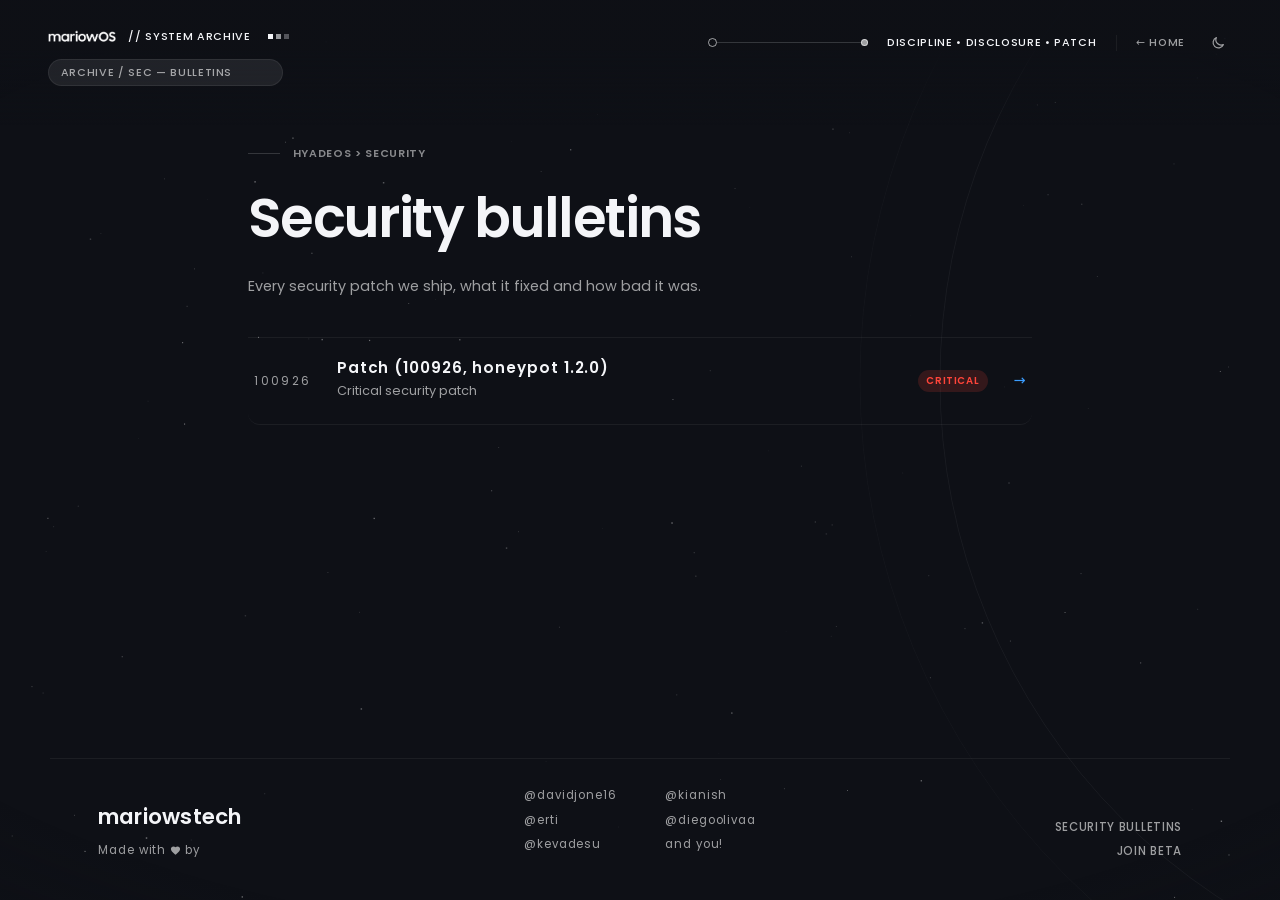
<file: security/index.html>
<!DOCTYPE html>
<html lang="en">

<head>
    <meta charset="UTF-8">
    <meta name="viewport" content="width=device-width, initial-scale=1.0">
    <title>hyadeOS | Security Updates Center</title>
    <script src="../theme/accent.js"></script>
    <script src="../theme/mw-theme.js"></script>
    <link rel="stylesheet" href="../theme/fonts/fonts.css">
    <link rel="stylesheet" href="../theme/mw-design.css">
    <link rel="stylesheet" href="../theme/halo.css">
    <style>
        body {
            min-height: 100vh;
            min-height: 100dvh;
            display: flex;
            flex-direction: column;
        }

        .doc {
            flex: 1 0 auto;
            width: 100%;
        }

        .bulletin-list {
            list-style: none;
            padding: 0 !important;
            margin-top: 2.4rem;
            border-top: 1px solid var(--line);
        }

        .bulletin-list li {
            margin: 0;
        }

        .bulletin {
            display: grid;
            grid-template-columns: auto 1fr auto auto;
            align-items: center;
            gap: 1.6rem;
            padding: 1.3rem 0.4rem;
            border-bottom: 1px solid var(--line);
            text-decoration: none;
            color: var(--ink);
            transition: background 0.35s ease, padding 0.5s var(--ease);
        }

        .bulletin:hover {
            background: rgba(var(--mw-ink), 0.04);
            padding-left: 1rem;
        }

        .bulletin .id {
            font-size: 0.72rem;
            letter-spacing: 0.2em;
            color: var(--ink-sub);
        }

        .bulletin h3 {
            margin: 0;
            font-size: 0.95rem;
        }

        .bulletin p {
            margin: 0.2rem 0 0;
            font-size: 0.8rem;
        }

        .bulletin .arrow {
            transition: transform 0.4s var(--ease);
        }

        .bulletin:hover .arrow {
            transform: translateX(4px);
        }

        @media (max-width: 600px) {
            .bulletin {
                grid-template-columns: 1fr auto;
                gap: 0.6rem 1rem;
            }

            .bulletin .id {
                grid-column: 1 / -1;
            }

            .bulletin .arrow {
                display: none;
            }
        }
    </style>
    <link rel="stylesheet" href="../theme/mw-skin.css">
</head>

<body>
    <canvas class="bg-dust" aria-hidden="true"></canvas>
    <svg class="orbits" viewBox="0 0 1600 900" preserveAspectRatio="xMidYMid slice" aria-hidden="true">
        <g fill="none" stroke="currentColor">
            <circle cx="1720" cy="380" r="620" stroke-opacity="0.07" />
            <circle cx="1720" cy="380" r="700" stroke-opacity="0.04" />
        </g>
    </svg>
    <div class="vignette" aria-hidden="true"></div>
    <div class="grain" aria-hidden="true"></div>

    <header class="hud-top">
        <div class="hud-left">
            <a href="https://hyadeos.github.io/" class="brand">
                <img src="../images/hyadeos-icon.png" alt="hyadeOS">
                <span>// System Archive</span>
                <span class="ticks" aria-hidden="true"><i></i><i></i><i></i></span>
            </a>
            <span class="chip">Archive / SEC — Bulletins</span>
        </div>
        <div class="hud-right">
            <span class="dot-line" aria-hidden="true"><span></span></span>
            <span class="slogan">Discipline • Disclosure • Patch</span>
            <a class="back-link" href="https://hyadeos.github.io/">&larr; Home</a>
        </div>
    </header>

    <main class="doc">
        <div class="fade-element">
            <div class="kicker">hyadeOS &gt; Security</div>
            <h1 class="scan">Security bulletins</h1>
            <p>Every security patch we ship, what it fixed and how bad it was.</p>
        </div>

        <ul class="bulletin-list fade-element">
            <li>
                <a class="bulletin" href="100926/index.html">
                    <span class="id">100926</span>
                    <div>
                        <h3>Patch (100926, honeypot 1.2.0)</h3>
                        <p>Critical security patch</p>
                    </div>
                    <span class="sev critical">Critical</span>
                    <span class="arrow" aria-hidden="true">&rarr;</span>
                </a>
            </li>
        </ul>
    </main>

    <footer class="site-footer">
        <div>
            <div class="signature">mariowstech</div>
            <p>Made with <svg style="width:11px; vertical-align:middle; fill:currentColor;" viewBox="0 0 24 24"
                    aria-label="love">
                    <path
                        d="M12 21.35l-1.45-1.32C5.4 15.36 2 12.28 2 8.5 2 5.42 4.42 3 7.5 3c1.74 0 3.41.81 4.5 2.09C13.09 3.81 14.76 3 16.5 3 19.58 3 22 5.42 22 8.5c0 3.78-3.4 6.86-8.55 11.54L12 21.35z" />
                </svg> by</p>
        </div>
        <div class="footer-lists">
            <ul>
                <li>@davidjone16</li>
                <li>@erti</li>
                <li>@kevadesu</li>
            </ul>
            <ul>
                <li>@kianish</li>
                <li>@diegoolivaa</li>
                <li>and you!</li>
            </ul>
        </div>
        <div class="footer-right">
            <a href="https://hyadeos.github.io/security">Security bulletins</a>
            <a href="#">Join beta</a>
        </div>
    </footer>

    <script src="../theme/halo.js"></script>
    <script src="../theme/mw-site.js"></script>
</body>

</html>
</file>
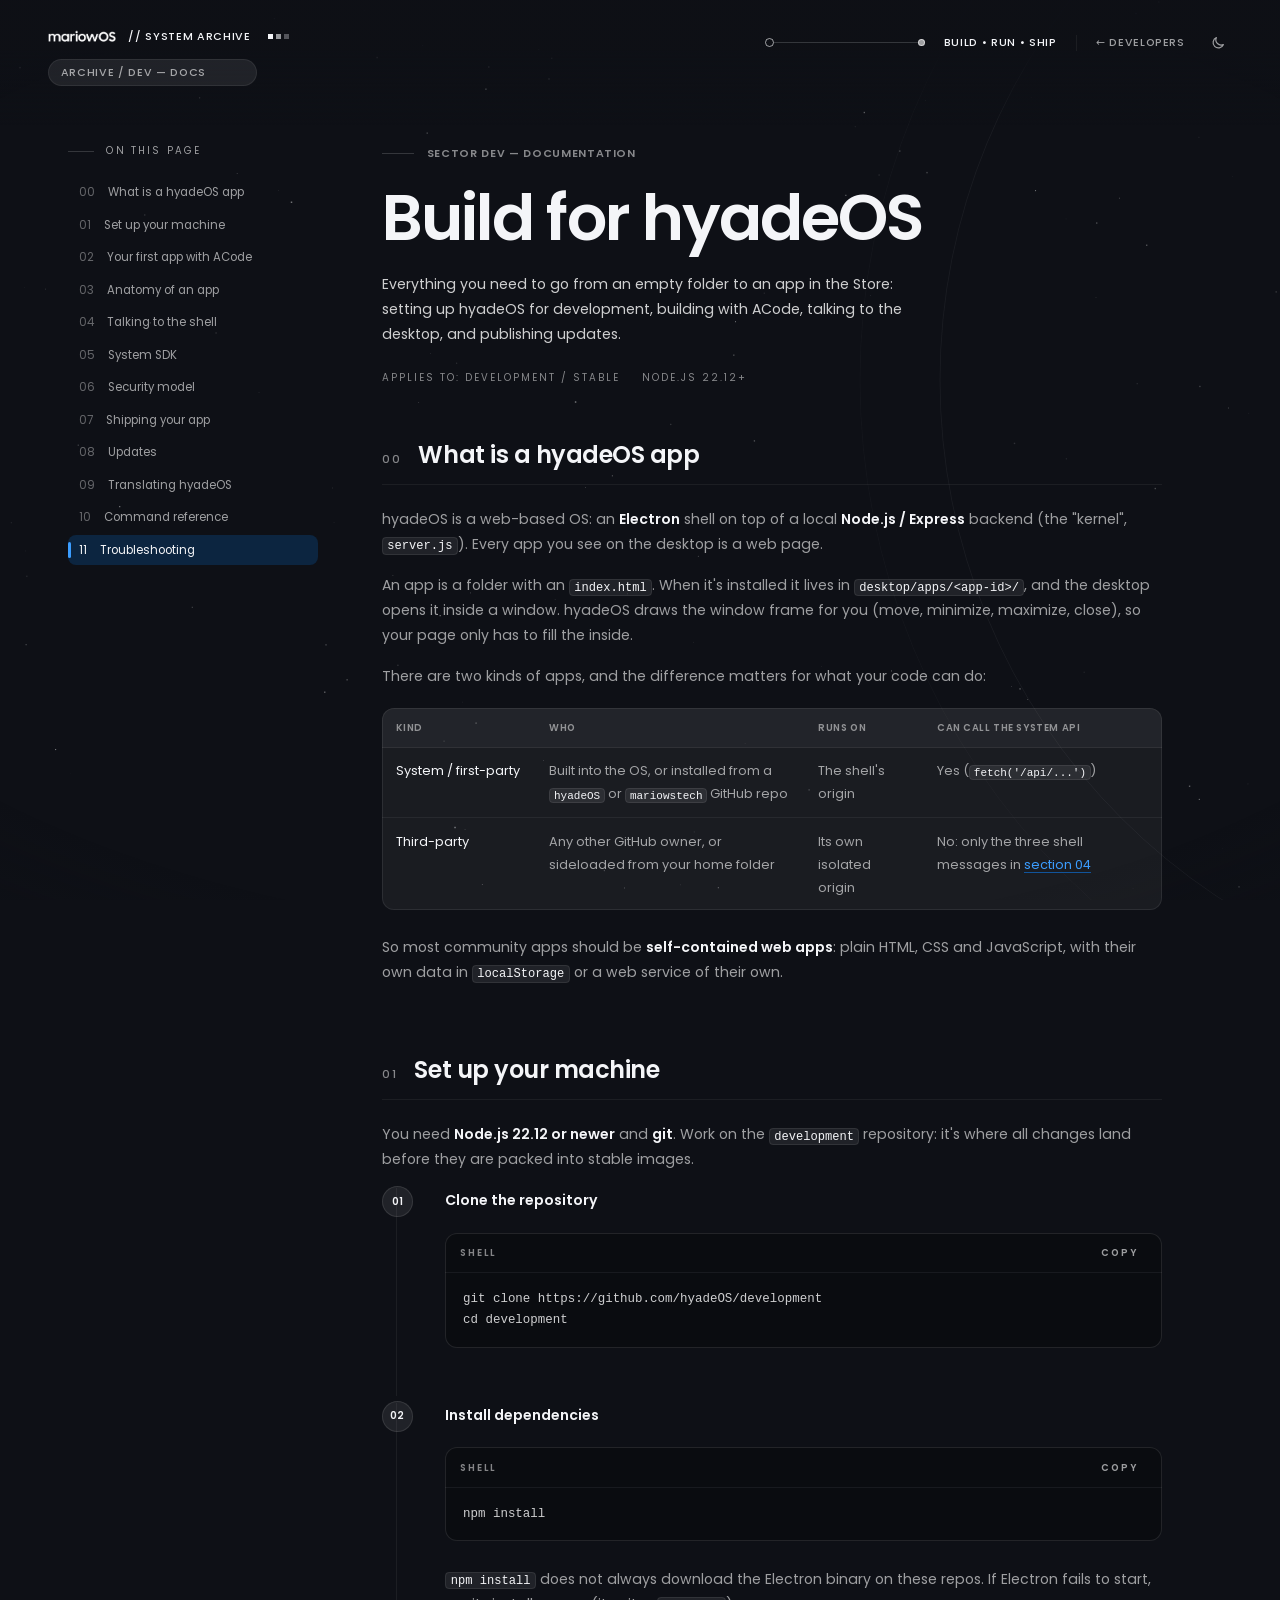
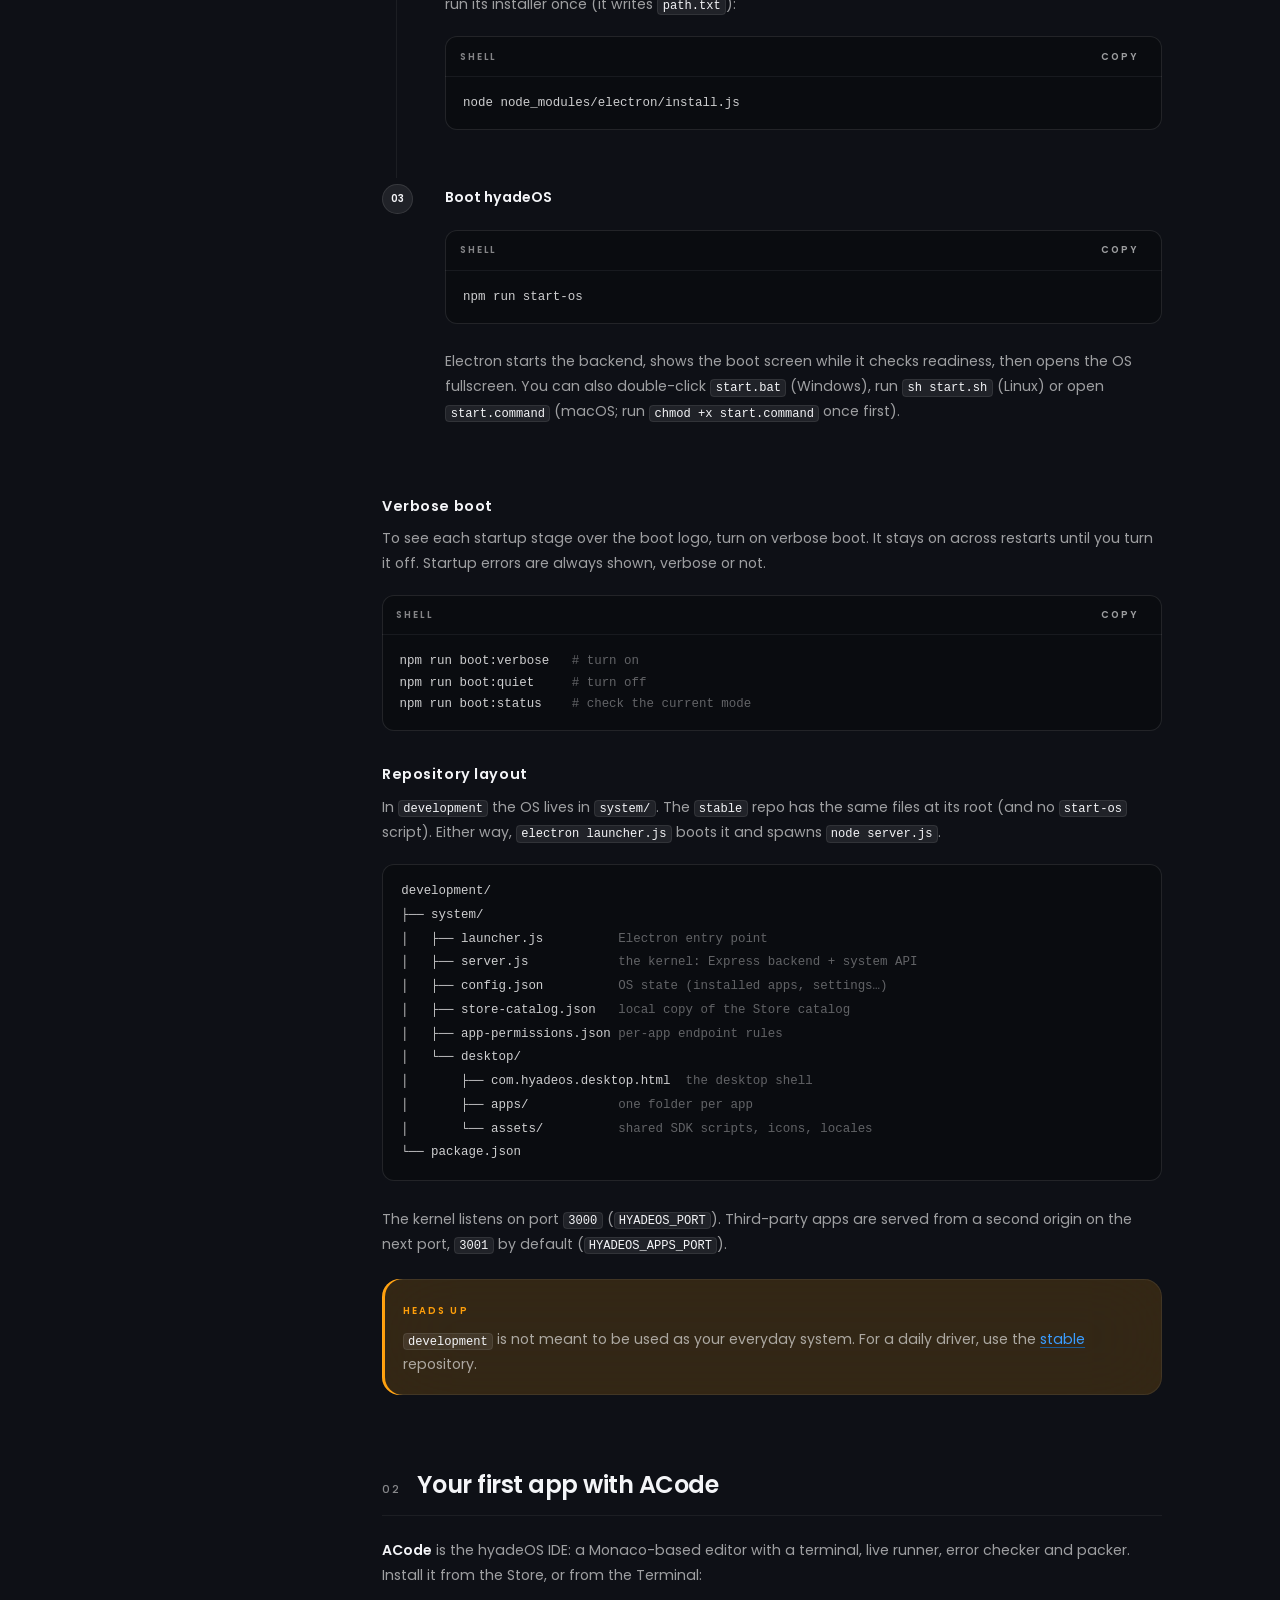
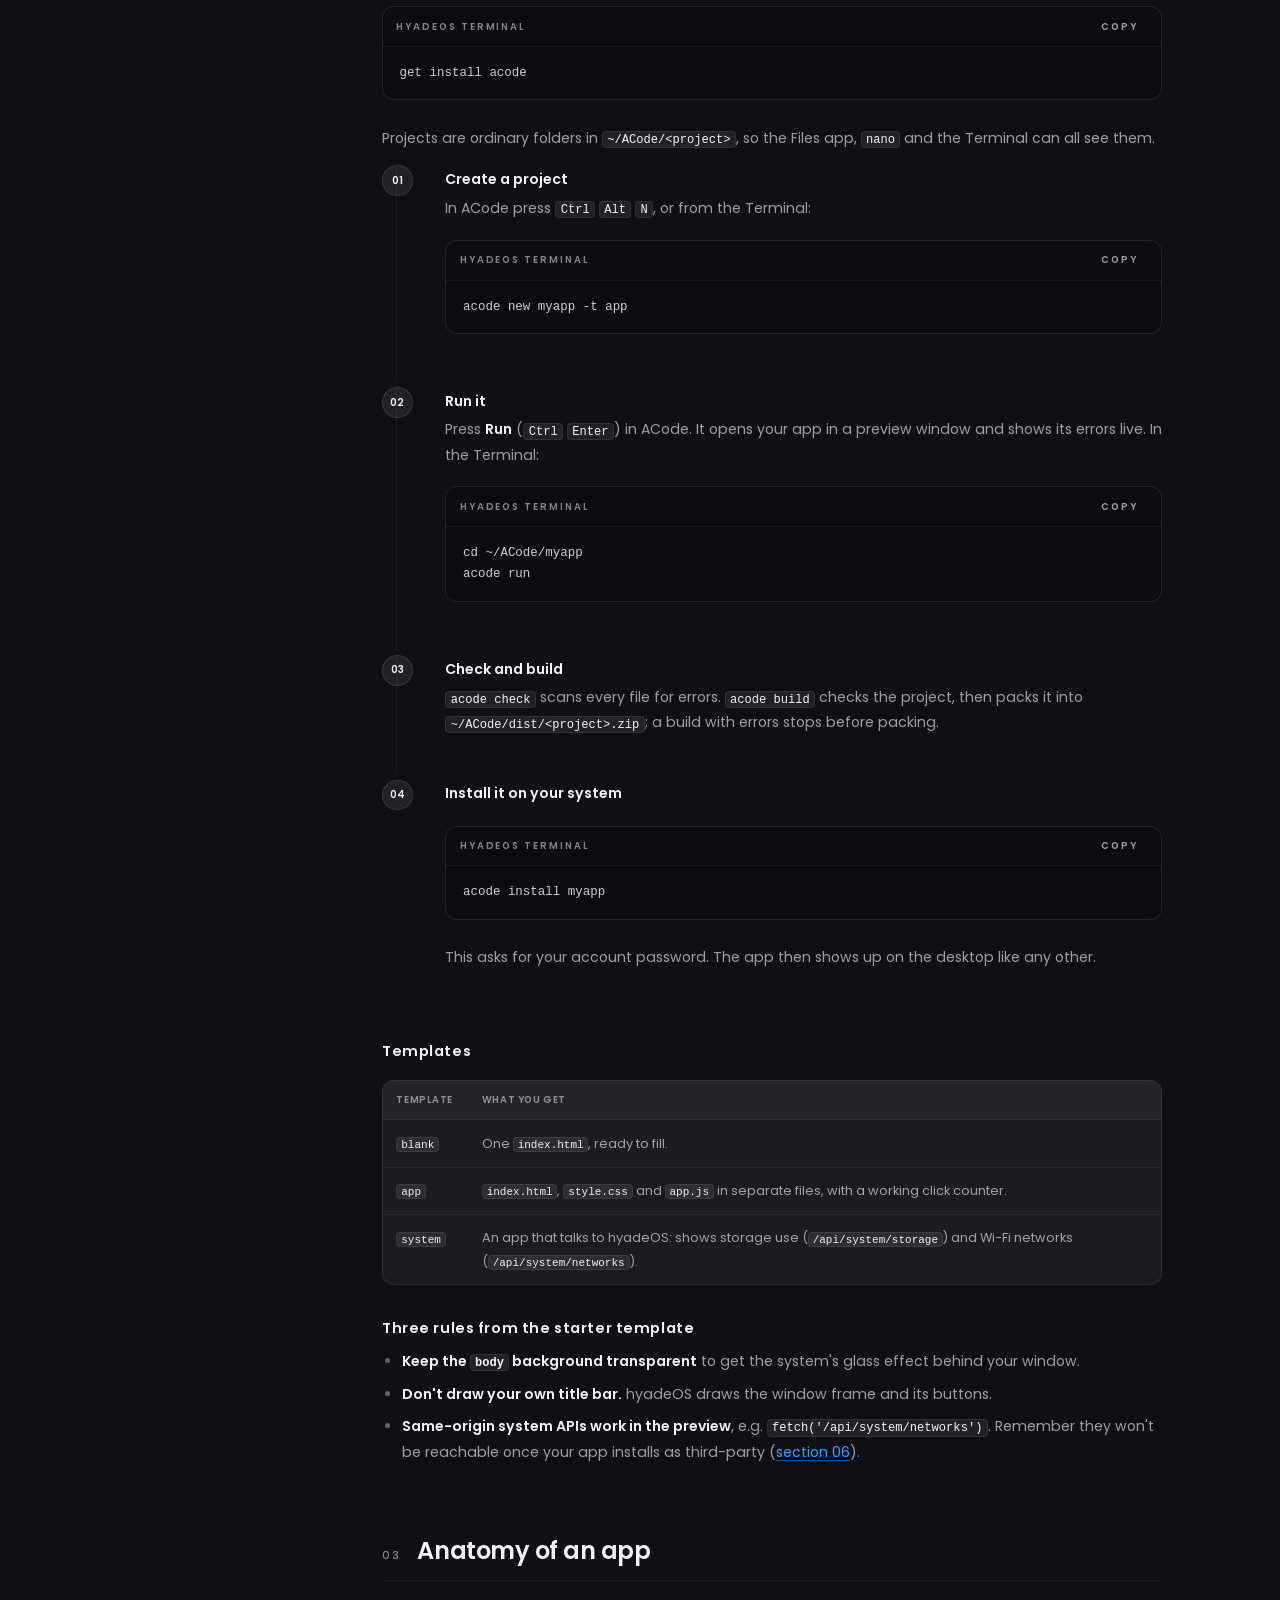
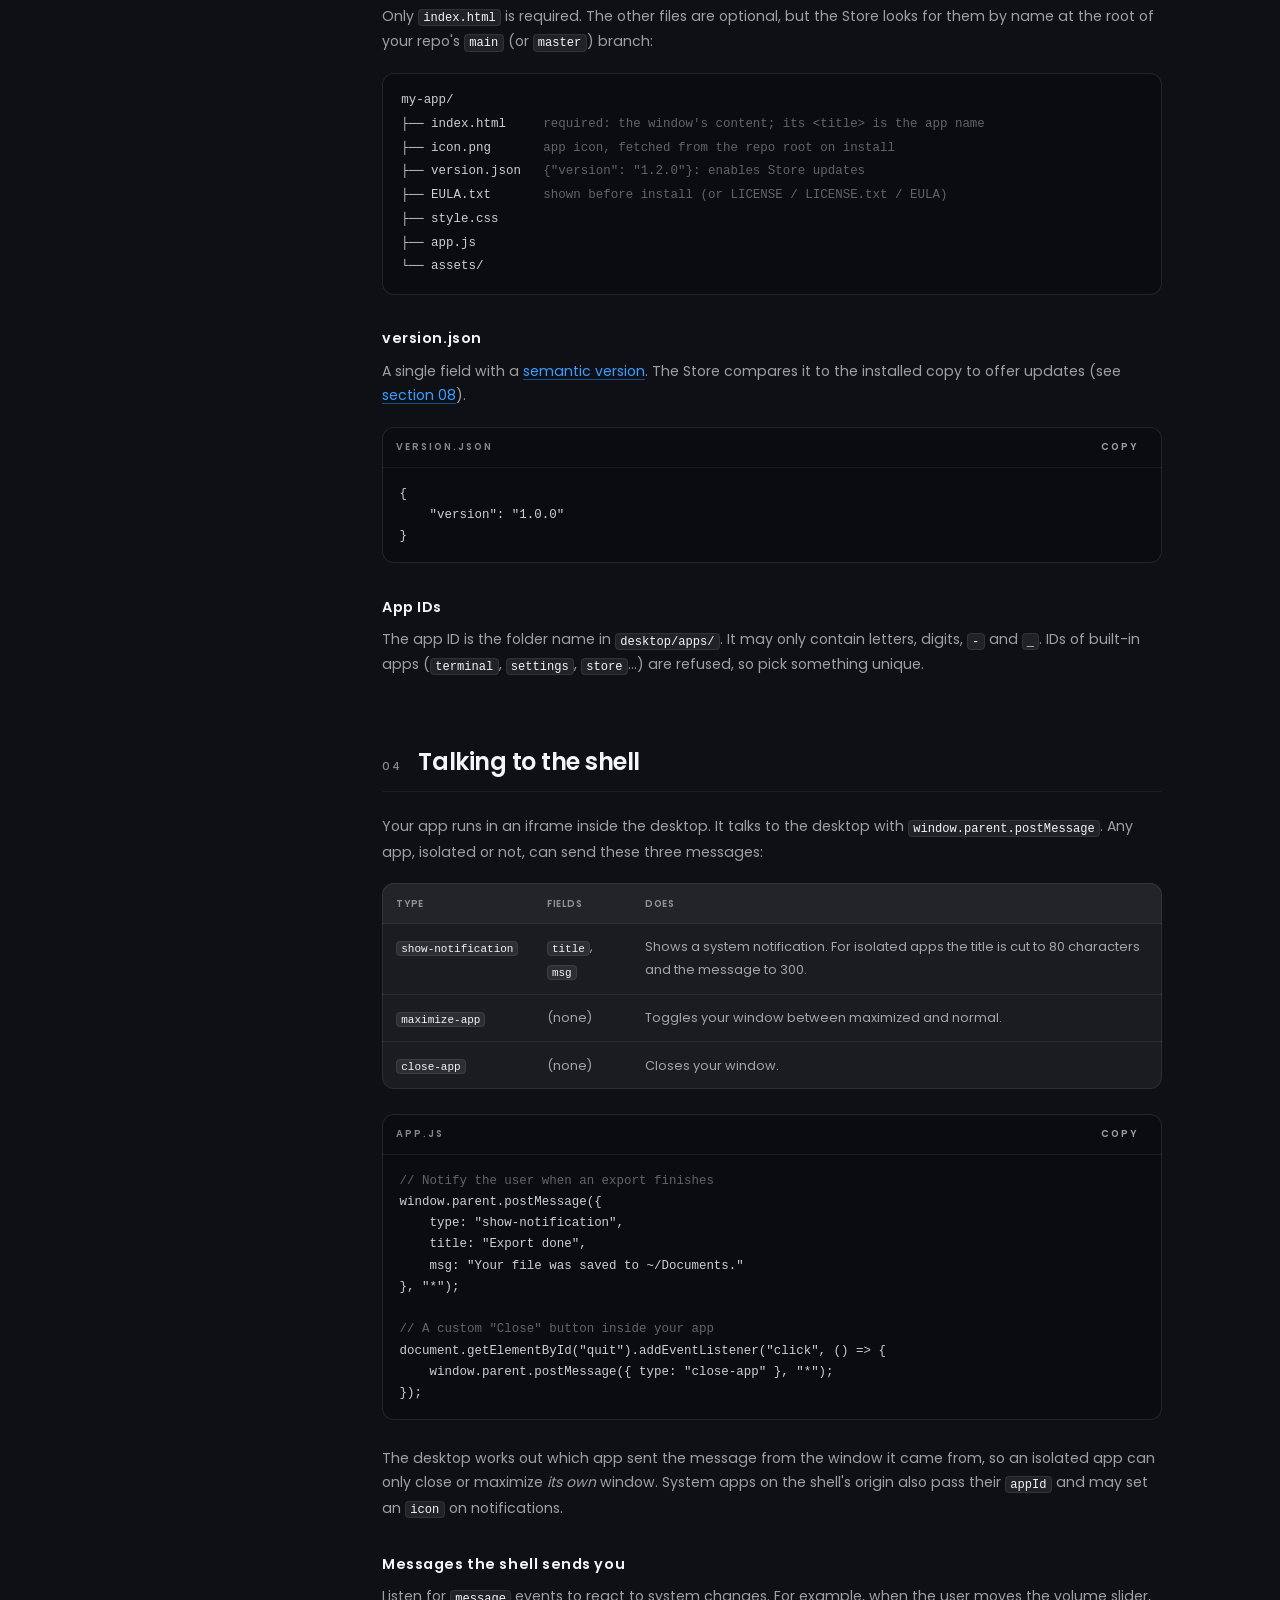
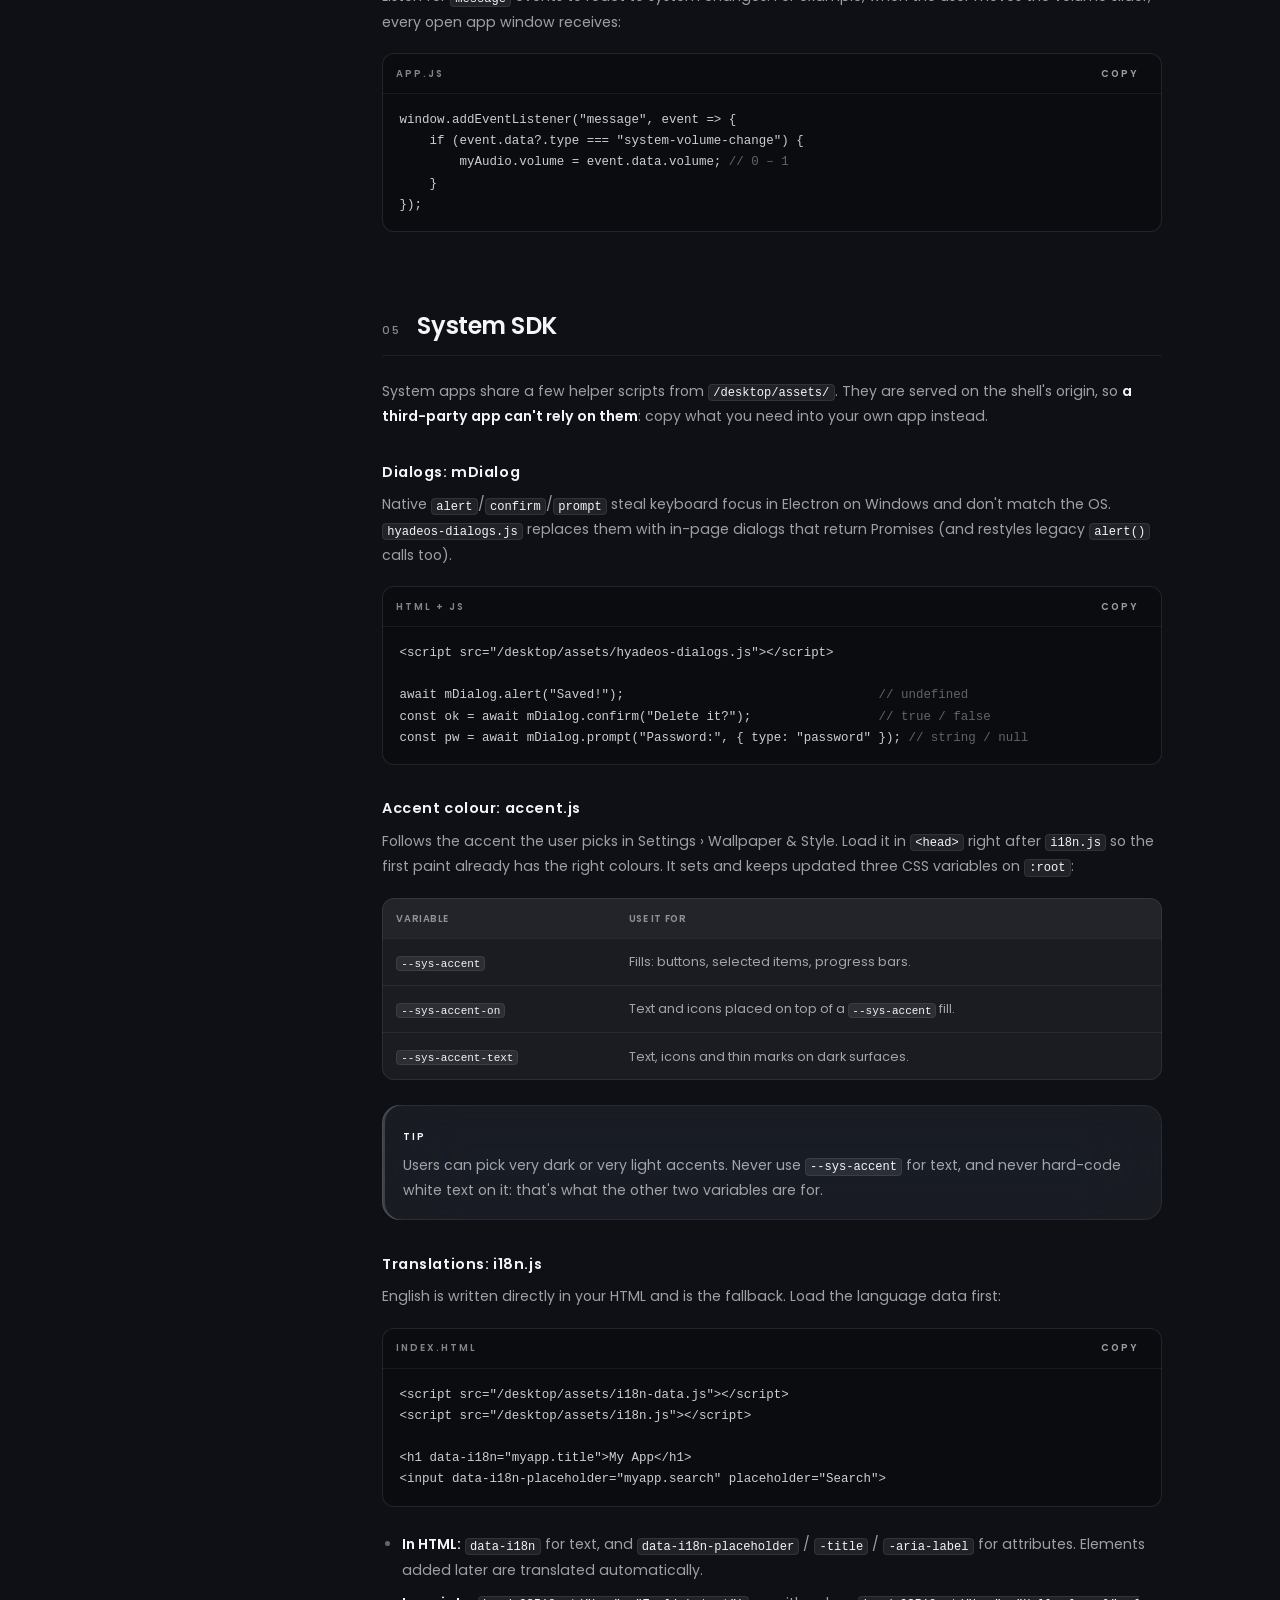
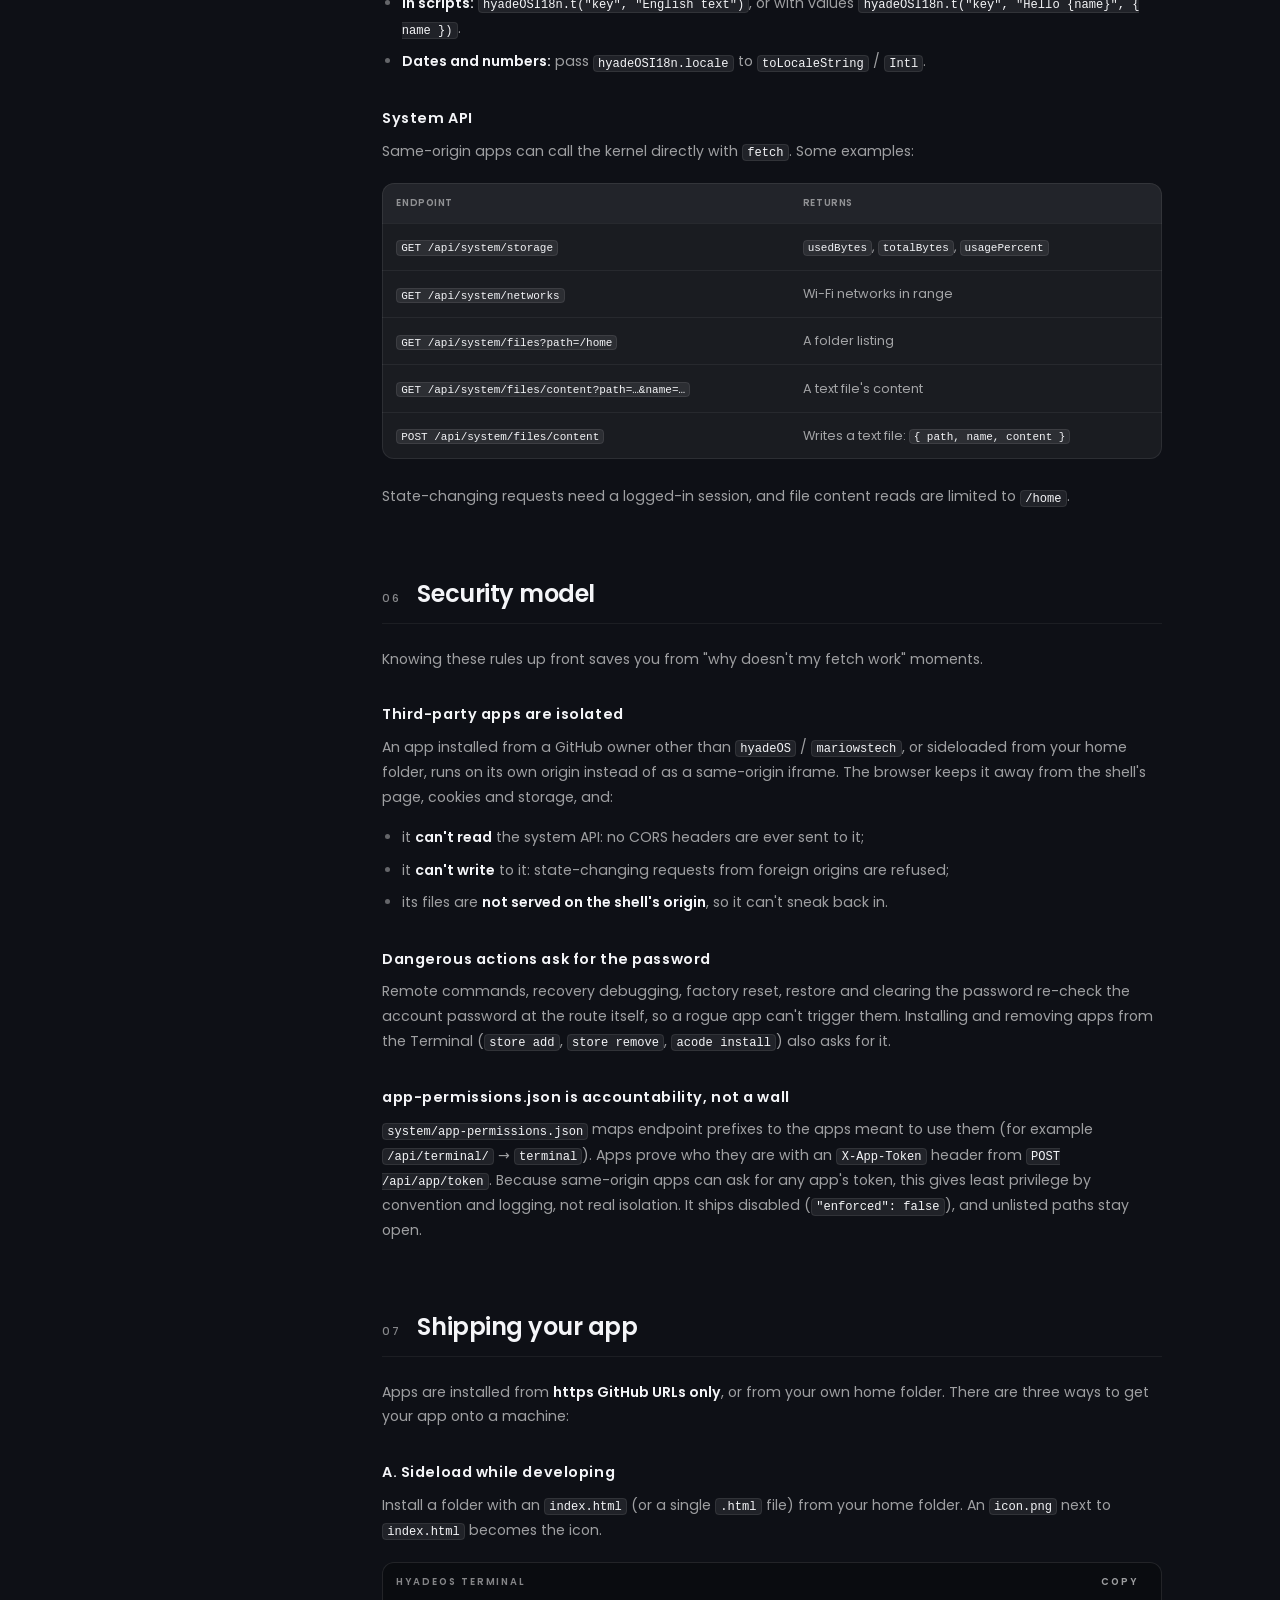
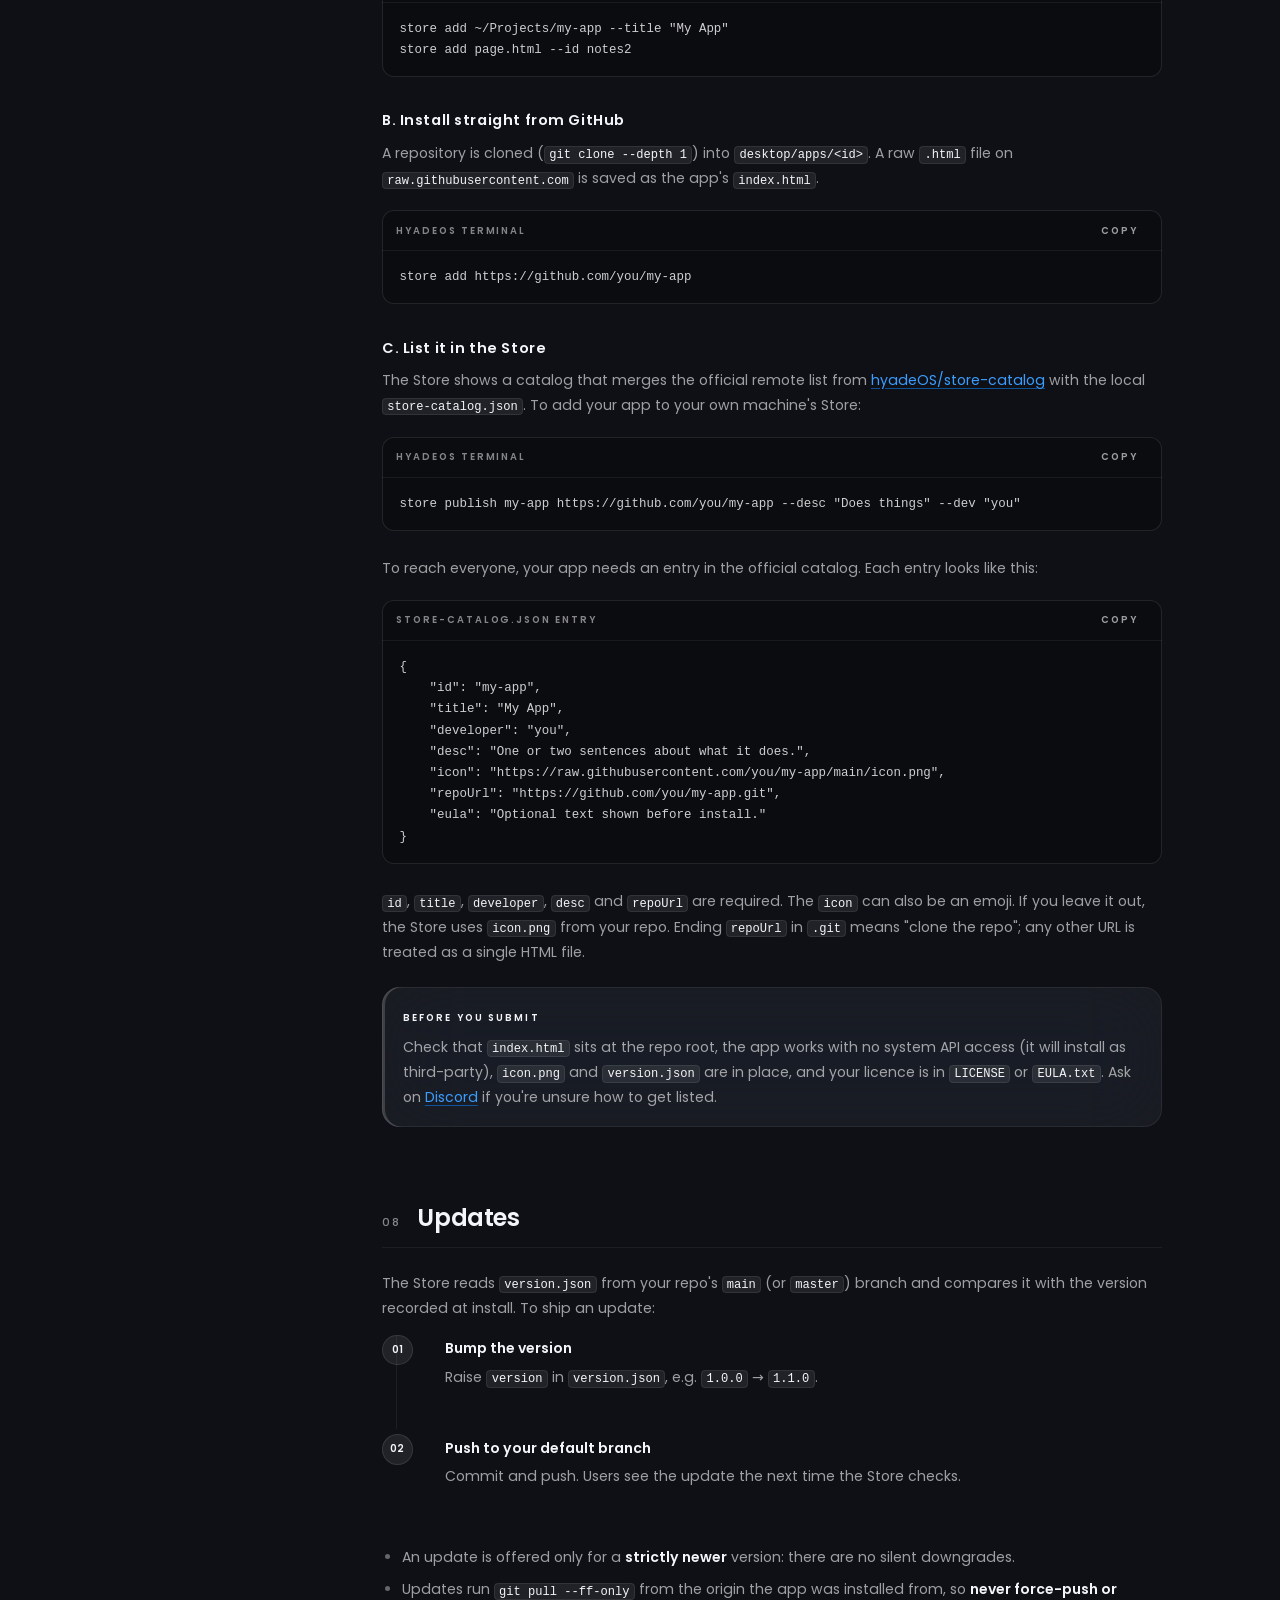
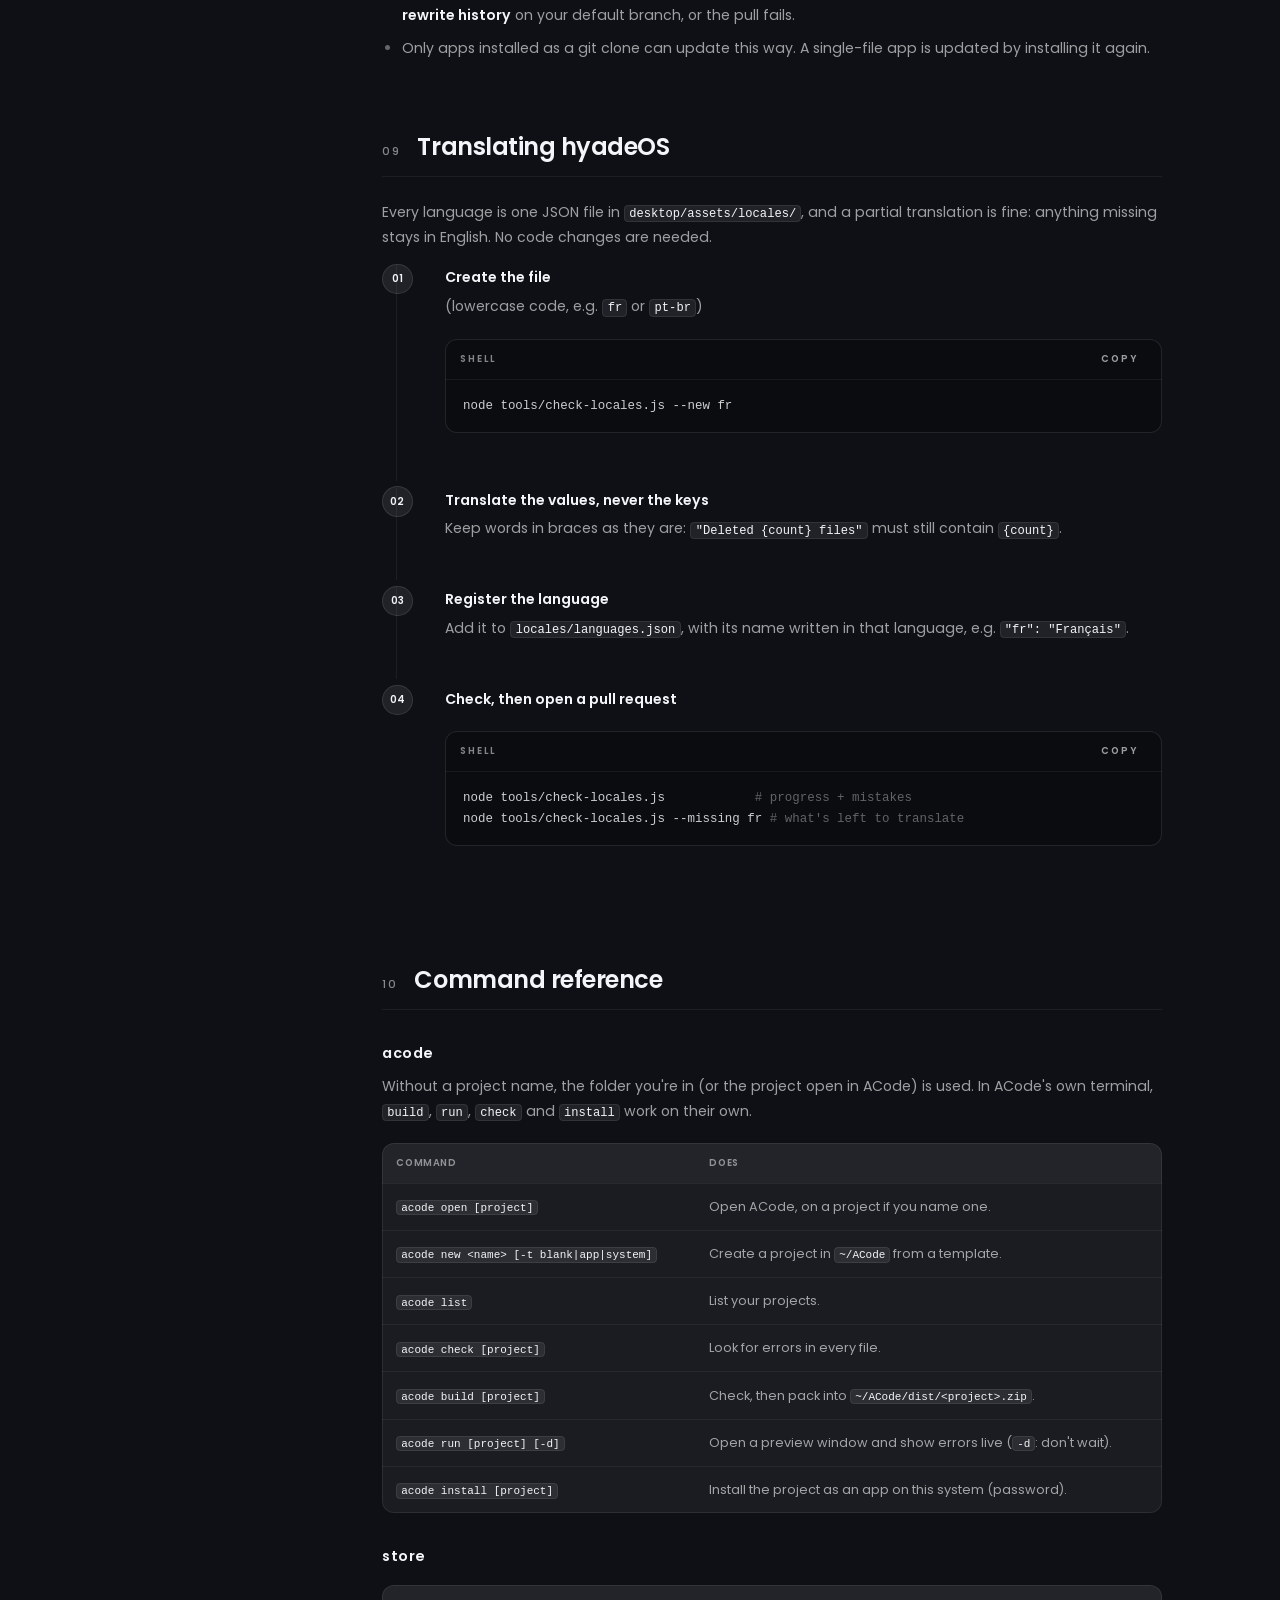
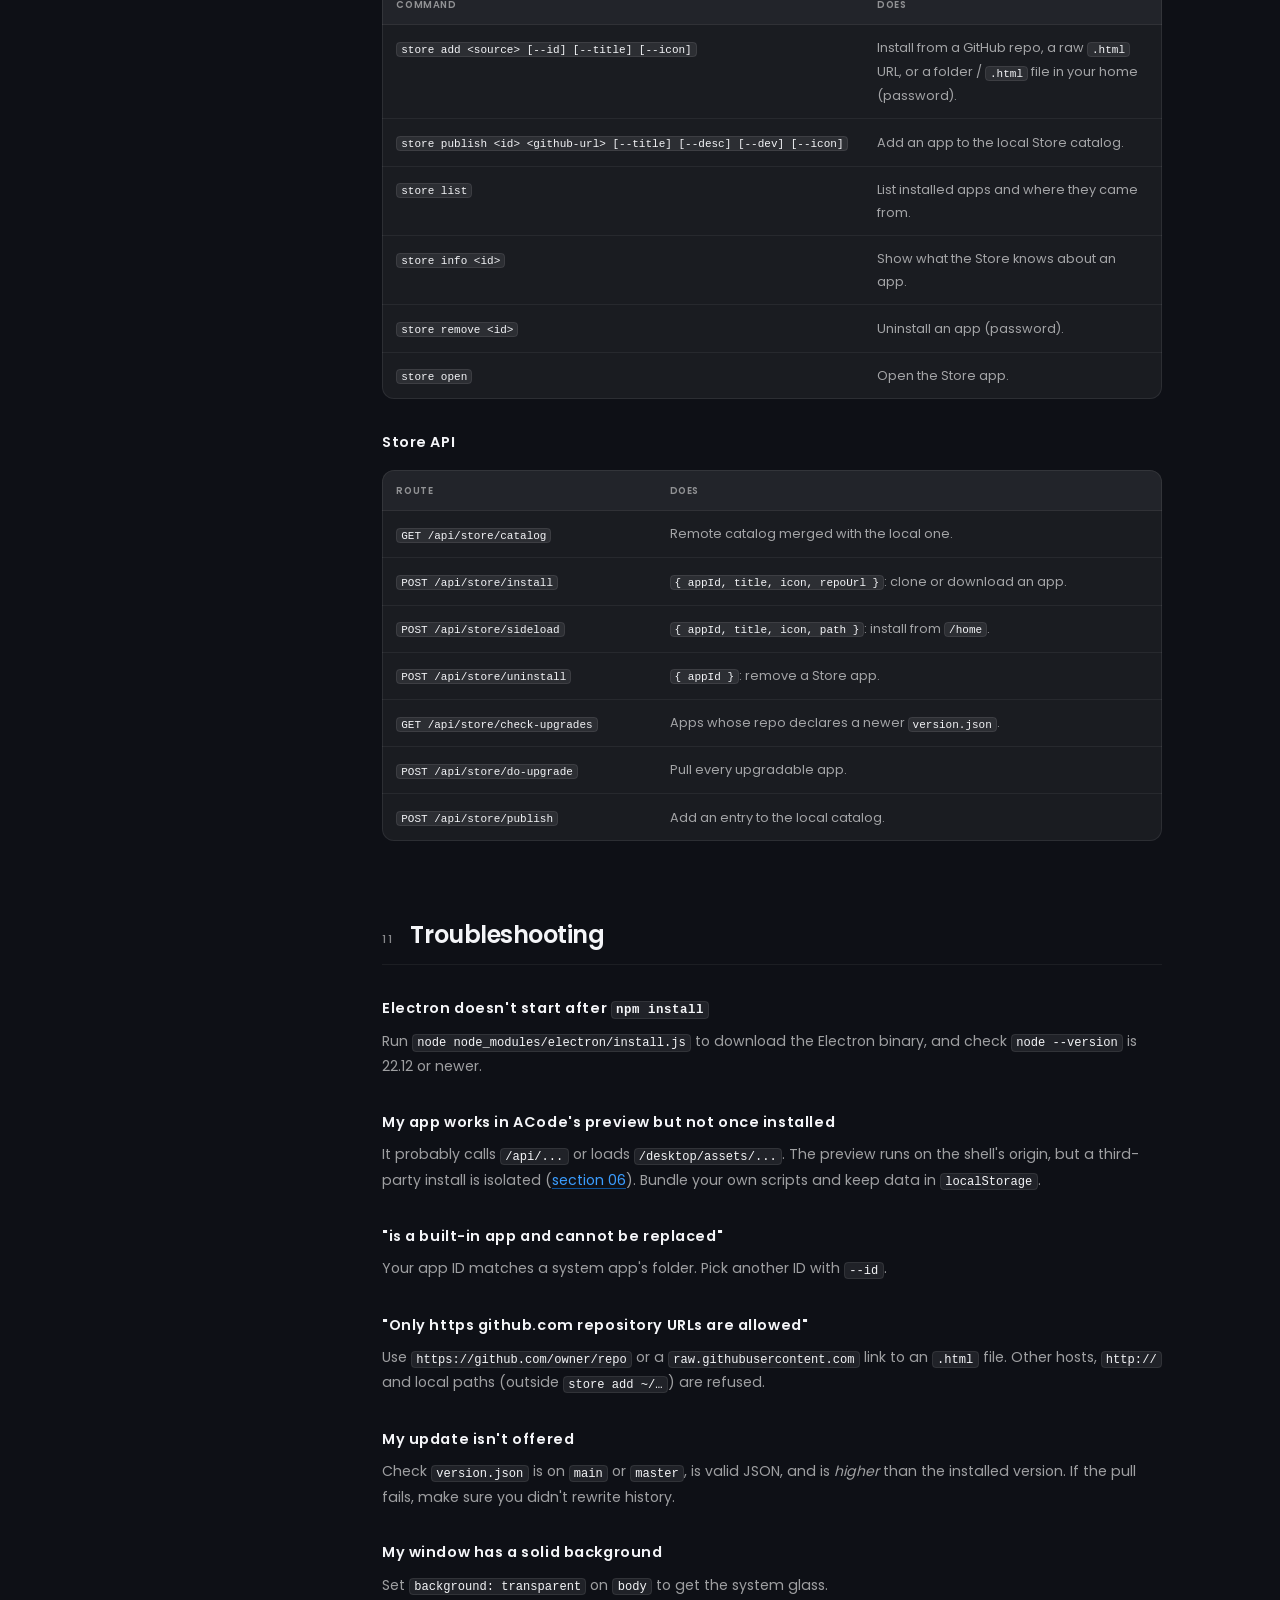
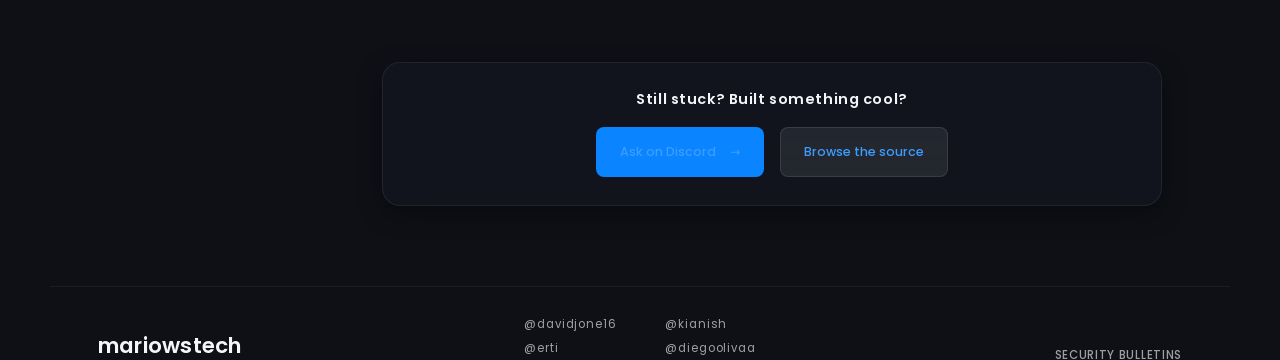
<file: developers/docs/index.html>
<!DOCTYPE html>
<html lang="en">

<head>
    <meta charset="UTF-8">
    <meta name="viewport" content="width=device-width, initial-scale=1.0">
    <title>hyadeOS - Developer Docs</title>
    <script src="../../theme/accent.js"></script>
    <script src="../../theme/mw-theme.js"></script>
    <link rel="stylesheet" href="../../theme/fonts/fonts.css">
    <link rel="stylesheet" href="../../theme/mw-design.css">
    <meta name="description"
        content="Build apps for hyadeOS: set up the dev environment, create apps with ACode, talk to the shell, and ship them through the Store.">
    <link rel="stylesheet" href="../../theme/halo.css">
    <style>
        html {
            scroll-behavior: smooth;
        }

        .docs {
            position: relative;
            z-index: 10;
            display: grid;
            grid-template-columns: 250px minmax(0, 1fr);
            gap: 4rem;
            max-width: 1240px;
            margin: 0 auto;
            padding: 9rem var(--gutter) 5rem;
        }

        /* ---------- Table of contents ---------- */
        .toc {
            position: sticky;
            top: 8.5rem;
            align-self: start;
            max-height: calc(100vh - 10rem);
            overflow-y: auto;
            scrollbar-width: none;
            font-size: 0.72rem;
        }

        .toc summary {
            list-style: none;
            cursor: default;
            pointer-events: none;
            display: flex;
            align-items: center;
            gap: 0.8rem;
            font-size: 0.62rem;
            letter-spacing: 0.22em;
            text-transform: uppercase;
            color: var(--ink-sub);
            margin-bottom: 1.2rem;
        }

        .toc summary::-webkit-details-marker {
            display: none;
        }

        .toc summary::before {
            content: "";
            width: 1.6rem;
            height: 1px;
            background: var(--line-strong);
        }

        .toc ol {
            list-style: none;
            border-left: 1px solid var(--line);
        }

        .toc a {
            display: flex;
            gap: 0.8rem;
            padding: 0.45rem 0 0.45rem 1rem;
            margin-left: -1px;
            border-left: 1px solid transparent;
            color: var(--ink-sub);
            text-decoration: none;
            line-height: 1.4;
            transition: color 0.3s ease, border-color 0.3s ease;
        }

        .toc a span {
            color: var(--ink-dim);
            flex-shrink: 0;
        }

        .toc a:hover {
            color: var(--ink);
        }

        .toc a.active {
            color: var(--ink);
            border-left-color: var(--ink);
        }

        .toc a.active span {
            color: var(--ink);
        }

        /* ---------- Content ---------- */
        .content {
            min-width: 0;
            max-width: 780px;
            font-size: 0.88rem;
            line-height: 1.8;
            color: var(--ink-sub);
        }

        .content > header h1 {
            font-size: clamp(2rem, 5vw, 4rem);
            font-weight: 800;
            letter-spacing: -0.04em;
            line-height: 1;
            margin-bottom: 1.4rem;
        }

        .lede {
            font-size: 0.95rem;
            color: var(--ink);
            max-width: 60ch;
        }

        .meta {
            display: flex;
            flex-wrap: wrap;
            gap: 0.5rem 1.4rem;
            margin-top: 1.4rem;
            font-size: 0.62rem;
            letter-spacing: 0.2em;
            text-transform: uppercase;
            color: var(--ink-dim);
        }

        .content section {
            padding-top: 3.4rem;
            scroll-margin-top: 6rem;
        }

        .content h2 {
            display: flex;
            align-items: baseline;
            gap: 1rem;
            color: var(--ink);
            font-size: clamp(1.15rem, 2vw, 1.5rem);
            padding-bottom: 0.9rem;
            margin-bottom: 1.4rem;
            border-bottom: 1px solid var(--line);
        }

        .content h2 .num {
            font-size: 0.7rem;
            font-weight: 500;
            letter-spacing: 0.2em;
            color: var(--ink-sub);
        }

        .content h3 {
            color: var(--ink);
            font-size: 0.9rem;
            letter-spacing: 0.04em;
            margin: 2.2rem 0 0.7rem;
            scroll-margin-top: 7rem;
        }

        .content p {
            margin-bottom: 1rem;
            font-size: inherit;
        }

        .content ul,
        .content ol {
            padding-left: 1.4em;
            margin-bottom: 1.1rem;
        }

        .content li {
            margin-bottom: 0.45rem;
        }

        .content li::marker {
            color: var(--ink-dim);
        }

        .content a {
            color: var(--ink);
            text-underline-offset: 3px;
        }

        .content code {
            font-family: var(--mono);
            font-size: 0.86em;
            color: var(--ink);
            background: rgba(var(--mw-ink), 0.07);
            border: 1px solid var(--line);
            padding: 0.05em 0.35em;
            overflow-wrap: anywhere;
        }

        /* Code blocks */
        .code {
            position: relative;
            margin: 1.2rem 0 1.6rem;
            background: #0b0b0b;
            border: 1px solid var(--line);
        }

        .code-head {
            display: flex;
            justify-content: space-between;
            align-items: center;
            padding: 0.5rem 0.9rem;
            border-bottom: 1px solid var(--line);
            font-size: 0.6rem;
            letter-spacing: 0.2em;
            text-transform: uppercase;
            color: var(--ink-sub);
        }

        .copy {
            font: inherit;
            letter-spacing: inherit;
            text-transform: inherit;
            color: var(--ink-sub);
            background: none;
            border: 1px solid var(--line);
            padding: 0.2rem 0.6rem;
            cursor: pointer;
            transition: color 0.3s ease, border-color 0.3s ease;
        }

        .copy:hover {
            color: var(--ink);
            border-color: var(--ink);
        }

        .code pre {
            margin: 0;
            padding: 1rem 1.1rem;
            overflow-x: auto;
            font-family: var(--mono);
            font-size: 0.78rem;
            line-height: 1.7;
            color: #d8d8d8;
            tab-size: 4;
        }

        .code pre code {
            background: none;
            border: none;
            padding: 0;
            font-size: inherit;
            color: inherit;
            overflow-wrap: normal;
        }

        .code .c {
            color: #6b6b6b;
        }

        .code .k {
            color: var(--ink);
            font-weight: 700;
        }

        /* Callouts */
        .note {
            margin: 1.4rem 0;
            padding: 1.1rem 1.3rem 1.1rem 1.3rem;
        }

        .note p:last-child {
            margin-bottom: 0;
        }

        .note-tag {
            display: inline-block;
            margin-bottom: 0.5rem;
            font-size: 0.6rem;
            font-weight: 700;
            letter-spacing: 0.22em;
            text-transform: uppercase;
            color: var(--ink);
        }

        .note.warn .note-tag {
            background: var(--ink);
            color: #000;
            padding: 0.15rem 0.5rem;
        }

        /* Tables */
        .table-wrap {
            margin: 1.2rem 0 1.6rem;
            overflow-x: auto;
            border: 1px solid var(--line);
            background: var(--panel);
        }

        .content table {
            width: 100%;
            border-collapse: collapse;
            font-size: 0.8rem;
        }

        .content th,
        .content td {
            padding: 0.7rem 0.9rem;
            text-align: left;
            vertical-align: top;
            border-bottom: 1px solid var(--line);
        }

        .content th {
            color: var(--ink);
            font-size: 0.6rem;
            letter-spacing: 0.2em;
            text-transform: uppercase;
            background: rgba(var(--mw-ink), 0.04);
            white-space: nowrap;
        }

        .content tr:last-child td {
            border-bottom: none;
        }

        .content td:first-child {
            color: var(--ink);
            white-space: nowrap;
        }

        /* File tree */
        .tree {
            margin: 1.2rem 0 1.6rem;
            padding: 1rem 1.2rem;
            background: #0b0b0b;
            border: 1px solid var(--line);
            font-size: 0.78rem;
            line-height: 1.9;
            white-space: pre;
            overflow-x: auto;
            color: var(--ink);
        }

        .tree .c {
            color: var(--ink-sub);
        }

        /* Steps */
        .steps {
            counter-reset: step;
            list-style: none;
            padding: 0 !important;
        }

        .steps > li {
            counter-increment: step;
            position: relative;
            padding: 0 0 1.4rem 3rem;
            border-left: 1px solid var(--line);
            margin-left: 0.9rem;
        }

        .steps > li:last-child {
            border-left-color: transparent;
        }

        .steps > li::before {
            content: counter(step, decimal-leading-zero);
            position: absolute;
            left: -0.95rem;
            top: -0.1rem;
            width: 1.9rem;
            height: 1.9rem;
            display: grid;
            place-items: center;
            background: var(--bg);
            border: 1px solid var(--ink);
            color: var(--ink);
            font-size: 0.62rem;
            font-weight: 700;
        }

        .steps > li > strong:first-child {
            display: block;
            margin-bottom: 0.2rem;
        }

        .end-cta {
            margin-top: 4rem;
            padding: 1.8rem;
            text-align: center;
        }

        .end-cta h3 {
            margin: 0 0 1.2rem;
        }

        @media (max-width: 900px) {
            .docs {
                grid-template-columns: 1fr;
                gap: 1.6rem;
                padding-top: 6.5rem;
            }

            .toc {
                position: relative;
                top: 0;
                max-height: none;
                padding: 1rem 1.2rem;
                background: var(--panel);
                border: 1px solid var(--line);
            }

            .toc summary {
                pointer-events: auto;
                cursor: pointer;
                margin-bottom: 0;
                justify-content: space-between;
            }

            .toc summary::before {
                display: none;
            }

            .toc summary::after {
                content: "+";
                font-size: 0.9rem;
                color: var(--ink);
            }

            .toc[open] summary {
                margin-bottom: 1rem;
            }

            .toc[open] summary::after {
                content: "−";
            }

            .content {
                font-size: 0.84rem;
            }

            .content section {
                padding-top: 2.6rem;
            }
        }
    </style>
    <link rel="stylesheet" href="../../theme/mw-skin.css">
</head>

<body>
    <canvas class="bg-dust" aria-hidden="true"></canvas>
    <svg class="orbits" viewBox="0 0 1600 900" preserveAspectRatio="xMidYMid slice" aria-hidden="true">
        <g fill="none" stroke="currentColor">
            <circle cx="1720" cy="380" r="620" stroke-opacity="0.07" />
            <circle cx="1720" cy="380" r="700" stroke-opacity="0.04" />
        </g>
    </svg>
    <div class="vignette" aria-hidden="true"></div>
    <div class="grain" aria-hidden="true"></div>

    <header class="hud-top">
        <div class="hud-left">
            <a href="https://hyadeos.github.io/" class="brand">
                <img src="../hyadeos-icon.png" alt="hyadeOS">
                <span>// System Archive</span>
                <span class="ticks" aria-hidden="true"><i></i><i></i><i></i></span>
            </a>
            <span class="chip">Archive / DEV — Docs</span>
        </div>
        <div class="hud-right">
            <span class="dot-line" aria-hidden="true"><span></span></span>
            <span class="slogan">Build • Run • Ship</span>
            <a class="back-link" href="../index.html">&larr; Developers</a>
        </div>
    </header>

    <div class="docs">
        <details class="toc" id="toc" open>
            <summary>On this page</summary>
            <nav aria-label="Documentation sections">
                <ol>
                    <li><a href="#overview"><span>00</span>What is a hyadeOS app</a></li>
                    <li><a href="#setup"><span>01</span>Set up your machine</a></li>
                    <li><a href="#first-app"><span>02</span>Your first app with ACode</a></li>
                    <li><a href="#anatomy"><span>03</span>Anatomy of an app</a></li>
                    <li><a href="#shell"><span>04</span>Talking to the shell</a></li>
                    <li><a href="#sdk"><span>05</span>System SDK</a></li>
                    <li><a href="#security"><span>06</span>Security model</a></li>
                    <li><a href="#shipping"><span>07</span>Shipping your app</a></li>
                    <li><a href="#updates"><span>08</span>Updates</a></li>
                    <li><a href="#translating"><span>09</span>Translating hyadeOS</a></li>
                    <li><a href="#reference"><span>10</span>Command reference</a></li>
                    <li><a href="#troubleshooting"><span>11</span>Troubleshooting</a></li>
                </ol>
            </nav>
        </details>

        <main class="content">
            <header class="fade-element">
                <div class="kicker">Sector DEV — Documentation</div>
                <h1 class="scan">Build for hyadeOS</h1>
                <p class="lede">Everything you need to go from an empty folder to an app in the Store: setting up
                    hyadeOS for development, building with ACode, talking to the desktop, and publishing updates.</p>
                <div class="meta"><span>Applies to: development / stable</span><span>Node.js 22.12+</span></div>
            </header>

            <!-- 00 -->
            <section id="overview">
                <h2><span class="num">00</span>What is a hyadeOS app</h2>
                <p>hyadeOS is a web-based OS: an <strong>Electron</strong> shell on top of a local
                    <strong>Node.js / Express</strong> backend (the "kernel", <code>server.js</code>). Every app you see
                    on the desktop is a web page.</p>
                <p>An app is a folder with an <code>index.html</code>. When it's installed it lives in
                    <code>desktop/apps/&lt;app-id&gt;/</code>, and the desktop opens it inside a window. hyadeOS draws
                    the window frame for you (move, minimize, maximize, close), so your page only has to fill the inside.
                </p>
                <p>There are two kinds of apps, and the difference matters for what your code can do:</p>
                <div class="table-wrap">
                    <table>
                        <thead>
                            <tr>
                                <th>Kind</th>
                                <th>Who</th>
                                <th>Runs on</th>
                                <th>Can call the system API</th>
                            </tr>
                        </thead>
                        <tbody>
                            <tr>
                                <td>System / first-party</td>
                                <td>Built into the OS, or installed from a <code>hyadeOS</code> or
                                    <code>mariowstech</code> GitHub repo</td>
                                <td>The shell's origin</td>
                                <td>Yes (<code>fetch('/api/...')</code>)</td>
                            </tr>
                            <tr>
                                <td>Third-party</td>
                                <td>Any other GitHub owner, or sideloaded from your home folder</td>
                                <td>Its own isolated origin</td>
                                <td>No: only the three shell messages in <a href="#shell">section 04</a></td>
                            </tr>
                        </tbody>
                    </table>
                </div>
                <p>So most community apps should be <strong>self-contained web apps</strong>: plain HTML, CSS and
                    JavaScript, with their own data in <code>localStorage</code> or a web service of their own.</p>
            </section>

            <!-- 01 -->
            <section id="setup">
                <h2><span class="num">01</span>Set up your machine</h2>
                <p>You need <strong>Node.js 22.12 or newer</strong> and <strong>git</strong>. Work on the
                    <code>development</code> repository: it's where all changes land before they are packed into
                    stable images.</p>
                <ol class="steps">
                    <li><strong>Clone the repository</strong>
                        <div class="code">
                            <div class="code-head"><span>shell</span><button class="copy" type="button">Copy</button>
                            </div>
                            <pre><code>git clone https://github.com/hyadeOS/development
cd development</code></pre>
                        </div>
                    </li>
                    <li><strong>Install dependencies</strong>
                        <div class="code">
                            <div class="code-head"><span>shell</span><button class="copy" type="button">Copy</button>
                            </div>
                            <pre><code>npm install</code></pre>
                        </div>
                        <p><code>npm install</code> does not always download the Electron binary on these repos. If
                            Electron fails to start, run its installer once (it writes <code>path.txt</code>):</p>
                        <div class="code">
                            <div class="code-head"><span>shell</span><button class="copy" type="button">Copy</button>
                            </div>
                            <pre><code>node node_modules/electron/install.js</code></pre>
                        </div>
                    </li>
                    <li><strong>Boot hyadeOS</strong>
                        <div class="code">
                            <div class="code-head"><span>shell</span><button class="copy" type="button">Copy</button>
                            </div>
                            <pre><code>npm run start-os</code></pre>
                        </div>
                        <p>Electron starts the backend, shows the boot screen while it checks readiness, then opens the
                            OS fullscreen. You can also double-click <code>start.bat</code> (Windows), run
                            <code>sh start.sh</code> (Linux) or open <code>start.command</code> (macOS; run
                            <code>chmod +x start.command</code> once first).</p>
                    </li>
                </ol>

                <h3>Verbose boot</h3>
                <p>To see each startup stage over the boot logo, turn on verbose boot. It stays on across restarts
                    until you turn it off. Startup errors are always shown, verbose or not.</p>
                <div class="code">
                    <div class="code-head"><span>shell</span><button class="copy" type="button">Copy</button></div>
                    <pre><code>npm run boot:verbose   <span class="c"># turn on</span>
npm run boot:quiet     <span class="c"># turn off</span>
npm run boot:status    <span class="c"># check the current mode</span></code></pre>
                </div>

                <h3>Repository layout</h3>
                <p>In <code>development</code> the OS lives in <code>system/</code>. The <code>stable</code> repo has
                    the same files at its root (and no <code>start-os</code> script). Either way,
                    <code>electron launcher.js</code> boots it and spawns <code>node server.js</code>.</p>
                <div class="tree">development/
├── system/
│   ├── launcher.js          <span class="c">Electron entry point</span>
│   ├── server.js            <span class="c">the kernel: Express backend + system API</span>
│   ├── config.json          <span class="c">OS state (installed apps, settings…)</span>
│   ├── store-catalog.json   <span class="c">local copy of the Store catalog</span>
│   ├── app-permissions.json <span class="c">per-app endpoint rules</span>
│   └── desktop/
│       ├── com.hyadeos.desktop.html  <span class="c">the desktop shell</span>
│       ├── apps/            <span class="c">one folder per app</span>
│       └── assets/          <span class="c">shared SDK scripts, icons, locales</span>
└── package.json</div>
                <p>The kernel listens on port <code>3000</code> (<code>HYADEOS_PORT</code>). Third-party apps are
                    served from a second origin on the next port, <code>3001</code> by default
                    (<code>HYADEOS_APPS_PORT</code>).</p>
                <div class="note panel warn">
                    <span class="note-tag">Heads up</span>
                    <p><code>development</code> is not meant to be used as your everyday system. For a daily driver,
                        use the <a href="https://github.com/hyadeOS/stable">stable</a> repository.</p>
                </div>
            </section>

            <!-- 02 -->
            <section id="first-app">
                <h2><span class="num">02</span>Your first app with ACode</h2>
                <p><strong>ACode</strong> is the hyadeOS IDE: a Monaco-based editor with a terminal, live runner,
                    error checker and packer. Install it from the Store, or from the Terminal:</p>
                <div class="code">
                    <div class="code-head"><span>hyadeOS terminal</span><button class="copy"
                            type="button">Copy</button></div>
                    <pre><code>get install acode</code></pre>
                </div>
                <p>Projects are ordinary folders in <code>~/ACode/&lt;project&gt;</code>, so the Files app,
                    <code>nano</code> and the Terminal can all see them.</p>

                <ol class="steps">
                    <li><strong>Create a project</strong>
                        <p>In ACode press <code>Ctrl</code> <code>Alt</code> <code>N</code>, or from the Terminal:</p>
                        <div class="code">
                            <div class="code-head"><span>hyadeOS terminal</span><button class="copy"
                                    type="button">Copy</button></div>
                            <pre><code>acode new myapp -t app</code></pre>
                        </div>
                    </li>
                    <li><strong>Run it</strong>
                        <p>Press <strong>Run</strong> (<code>Ctrl</code> <code>Enter</code>) in ACode. It opens your app in
                            a preview window and shows its errors live. In the Terminal:</p>
                        <div class="code">
                            <div class="code-head"><span>hyadeOS terminal</span><button class="copy"
                                    type="button">Copy</button></div>
                            <pre><code>cd ~/ACode/myapp
acode run</code></pre>
                        </div>
                    </li>
                    <li><strong>Check and build</strong>
                        <p><code>acode check</code> scans every file for errors. <code>acode build</code> checks the
                            project, then packs it into <code>~/ACode/dist/&lt;project&gt;.zip</code>; a build with errors
                            stops before packing.</p>
                    </li>
                    <li><strong>Install it on your system</strong>
                        <div class="code">
                            <div class="code-head"><span>hyadeOS terminal</span><button class="copy"
                                    type="button">Copy</button></div>
                            <pre><code>acode install myapp</code></pre>
                        </div>
                        <p>This asks for your account password. The app then shows up on the desktop like any other.</p>
                    </li>
                </ol>

                <h3>Templates</h3>
                <div class="table-wrap">
                    <table>
                        <thead>
                            <tr>
                                <th>Template</th>
                                <th>What you get</th>
                            </tr>
                        </thead>
                        <tbody>
                            <tr>
                                <td><code>blank</code></td>
                                <td>One <code>index.html</code>, ready to fill.</td>
                            </tr>
                            <tr>
                                <td><code>app</code></td>
                                <td><code>index.html</code>, <code>style.css</code> and <code>app.js</code> in separate
                                    files, with a working click counter.</td>
                            </tr>
                            <tr>
                                <td><code>system</code></td>
                                <td>An app that talks to hyadeOS: shows storage use
                                    (<code>/api/system/storage</code>) and Wi-Fi networks
                                    (<code>/api/system/networks</code>).</td>
                            </tr>
                        </tbody>
                    </table>
                </div>

                <h3>Three rules from the starter template</h3>
                <ul>
                    <li><strong>Keep the <code>body</code> background transparent</strong> to get the system's glass
                        effect behind your window.</li>
                    <li><strong>Don't draw your own title bar.</strong> hyadeOS draws the window frame and its buttons.
                    </li>
                    <li><strong>Same-origin system APIs work in the preview</strong>, e.g.
                        <code>fetch('/api/system/networks')</code>. Remember they won't be reachable once your app
                        installs as third-party (<a href="#security">section 06</a>).</li>
                </ul>
            </section>

            <!-- 03 -->
            <section id="anatomy">
                <h2><span class="num">03</span>Anatomy of an app</h2>
                <p>Only <code>index.html</code> is required. The other files are optional, but the Store looks for them
                    by name at the root of your repo's <code>main</code> (or <code>master</code>) branch:</p>
                <div class="tree">my-app/
├── index.html     <span class="c">required: the window's content; its &lt;title&gt; is the app name</span>
├── icon.png       <span class="c">app icon, fetched from the repo root on install</span>
├── version.json   <span class="c">{"version": "1.2.0"}: enables Store updates</span>
├── EULA.txt       <span class="c">shown before install (or LICENSE / LICENSE.txt / EULA)</span>
├── style.css
├── app.js
└── assets/</div>

                <h3>version.json</h3>
                <p>A single field with a <a href="https://semver.org" target="_blank" rel="noopener">semantic
                        version</a>. The Store compares it to the installed copy to offer updates (see
                    <a href="#updates">section 08</a>).</p>
                <div class="code">
                    <div class="code-head"><span>version.json</span><button class="copy" type="button">Copy</button>
                    </div>
                    <pre><code>{
    "version": "1.0.0"
}</code></pre>
                </div>

                <h3>App IDs</h3>
                <p>The app ID is the folder name in <code>desktop/apps/</code>. It may only contain letters, digits,
                    <code>-</code> and <code>_</code>. IDs of built-in apps (<code>terminal</code>,
                    <code>settings</code>, <code>store</code>…) are refused, so pick something unique.</p>
            </section>

            <!-- 04 -->
            <section id="shell">
                <h2><span class="num">04</span>Talking to the shell</h2>
                <p>Your app runs in an iframe inside the desktop. It talks to the desktop with
                    <code>window.parent.postMessage</code>. Any app, isolated or not, can send these three messages:</p>
                <div class="table-wrap">
                    <table>
                        <thead>
                            <tr>
                                <th>type</th>
                                <th>Fields</th>
                                <th>Does</th>
                            </tr>
                        </thead>
                        <tbody>
                            <tr>
                                <td><code>show-notification</code></td>
                                <td><code>title</code>, <code>msg</code></td>
                                <td>Shows a system notification. For isolated apps the title is cut to 80 characters and
                                    the message to 300.</td>
                            </tr>
                            <tr>
                                <td><code>maximize-app</code></td>
                                <td>(none)</td>
                                <td>Toggles your window between maximized and normal.</td>
                            </tr>
                            <tr>
                                <td><code>close-app</code></td>
                                <td>(none)</td>
                                <td>Closes your window.</td>
                            </tr>
                        </tbody>
                    </table>
                </div>
                <div class="code">
                    <div class="code-head"><span>app.js</span><button class="copy" type="button">Copy</button></div>
                    <pre><code><span class="c">// Notify the user when an export finishes</span>
window.parent.postMessage({
    type: "show-notification",
    title: "Export done",
    msg: "Your file was saved to ~/Documents."
}, "*");

<span class="c">// A custom "Close" button inside your app</span>
document.getElementById("quit").addEventListener("click", () => {
    window.parent.postMessage({ type: "close-app" }, "*");
});</code></pre>
                </div>
                <p>The desktop works out which app sent the message from the window it came from, so an isolated app
                    can only close or maximize <em>its own</em> window. System apps on the shell's origin also pass
                    their <code>appId</code> and may set an <code>icon</code> on notifications.</p>

                <h3>Messages the shell sends you</h3>
                <p>Listen for <code>message</code> events to react to system changes. For example, when the user
                    moves the volume slider, every open app window receives:</p>
                <div class="code">
                    <div class="code-head"><span>app.js</span><button class="copy" type="button">Copy</button></div>
                    <pre><code>window.addEventListener("message", event => {
    if (event.data?.type === "system-volume-change") {
        myAudio.volume = event.data.volume; <span class="c">// 0 – 1</span>
    }
});</code></pre>
                </div>
            </section>

            <!-- 05 -->
            <section id="sdk">
                <h2><span class="num">05</span>System SDK</h2>
                <p>System apps share a few helper scripts from <code>/desktop/assets/</code>. They are served on the
                    shell's origin, so <strong>a third-party app can't rely on them</strong>: copy what you need into
                    your own app instead.</p>

                <h3>Dialogs: mDialog</h3>
                <p>Native <code>alert</code>/<code>confirm</code>/<code>prompt</code> steal keyboard focus in Electron on
                    Windows and don't match the OS. <code>hyadeos-dialogs.js</code> replaces them with in-page dialogs
                    that return Promises (and restyles legacy <code>alert()</code> calls too).</p>
                <div class="code">
                    <div class="code-head"><span>html + js</span><button class="copy" type="button">Copy</button></div>
                    <pre><code>&lt;script src="/desktop/assets/hyadeos-dialogs.js"&gt;&lt;/script&gt;

await mDialog.alert("Saved!");                                  <span class="c">// undefined</span>
const ok = await mDialog.confirm("Delete it?");                 <span class="c">// true / false</span>
const pw = await mDialog.prompt("Password:", { type: "password" }); <span class="c">// string / null</span></code></pre>
                </div>

                <h3>Accent colour: accent.js</h3>
                <p>Follows the accent the user picks in Settings › Wallpaper &amp; Style. Load it in
                    <code>&lt;head&gt;</code> right after <code>i18n.js</code> so the first paint already has the right
                    colours. It sets and keeps updated three CSS variables on <code>:root</code>:</p>
                <div class="table-wrap">
                    <table>
                        <thead>
                            <tr>
                                <th>Variable</th>
                                <th>Use it for</th>
                            </tr>
                        </thead>
                        <tbody>
                            <tr>
                                <td><code>--sys-accent</code></td>
                                <td>Fills: buttons, selected items, progress bars.</td>
                            </tr>
                            <tr>
                                <td><code>--sys-accent-on</code></td>
                                <td>Text and icons placed on top of a <code>--sys-accent</code> fill.</td>
                            </tr>
                            <tr>
                                <td><code>--sys-accent-text</code></td>
                                <td>Text, icons and thin marks on dark surfaces.</td>
                            </tr>
                        </tbody>
                    </table>
                </div>
                <div class="note panel">
                    <span class="note-tag">Tip</span>
                    <p>Users can pick very dark or very light accents. Never use <code>--sys-accent</code> for text,
                        and never hard-code white text on it: that's what the other two variables are for.</p>
                </div>

                <h3>Translations: i18n.js</h3>
                <p>English is written directly in your HTML and is the fallback. Load the language data first:</p>
                <div class="code">
                    <div class="code-head"><span>index.html</span><button class="copy" type="button">Copy</button></div>
                    <pre><code>&lt;script src="/desktop/assets/i18n-data.js"&gt;&lt;/script&gt;
&lt;script src="/desktop/assets/i18n.js"&gt;&lt;/script&gt;

&lt;h1 data-i18n="myapp.title"&gt;My App&lt;/h1&gt;
&lt;input data-i18n-placeholder="myapp.search" placeholder="Search"&gt;</code></pre>
                </div>
                <ul>
                    <li><strong>In HTML:</strong> <code>data-i18n</code> for text, and
                        <code>data-i18n-placeholder</code> / <code>-title</code> / <code>-aria-label</code> for
                        attributes. Elements added later are translated automatically.</li>
                    <li><strong>In scripts:</strong> <code>hyadeOSI18n.t("key", "English text")</code>, or with
                        values <code>hyadeOSI18n.t("key", "Hello {name}", { name })</code>.</li>
                    <li><strong>Dates and numbers:</strong> pass <code>hyadeOSI18n.locale</code> to
                        <code>toLocaleString</code> / <code>Intl</code>.</li>
                </ul>

                <h3>System API</h3>
                <p>Same-origin apps can call the kernel directly with <code>fetch</code>. Some examples:</p>
                <div class="table-wrap">
                    <table>
                        <thead>
                            <tr>
                                <th>Endpoint</th>
                                <th>Returns</th>
                            </tr>
                        </thead>
                        <tbody>
                            <tr>
                                <td><code>GET /api/system/storage</code></td>
                                <td><code>usedBytes</code>, <code>totalBytes</code>, <code>usagePercent</code></td>
                            </tr>
                            <tr>
                                <td><code>GET /api/system/networks</code></td>
                                <td>Wi-Fi networks in range</td>
                            </tr>
                            <tr>
                                <td><code>GET /api/system/files?path=/home</code></td>
                                <td>A folder listing</td>
                            </tr>
                            <tr>
                                <td><code>GET /api/system/files/content?path=…&amp;name=…</code></td>
                                <td>A text file's content</td>
                            </tr>
                            <tr>
                                <td><code>POST /api/system/files/content</code></td>
                                <td>Writes a text file: <code>{ path, name, content }</code></td>
                            </tr>
                        </tbody>
                    </table>
                </div>
                <p>State-changing requests need a logged-in session, and file content reads are limited to
                    <code>/home</code>.</p>
            </section>

            <!-- 06 -->
            <section id="security">
                <h2><span class="num">06</span>Security model</h2>
                <p>Knowing these rules up front saves you from "why doesn't my fetch work" moments.</p>
                <h3>Third-party apps are isolated</h3>
                <p>An app installed from a GitHub owner other than <code>hyadeOS</code> / <code>mariowstech</code>, or
                    sideloaded from your home folder, runs on its own origin instead of as a same-origin iframe. The
                    browser keeps it away from the shell's page, cookies and storage, and:</p>
                <ul>
                    <li>it <strong>can't read</strong> the system API: no CORS headers are ever sent to it;</li>
                    <li>it <strong>can't write</strong> to it: state-changing requests from foreign origins are refused;
                    </li>
                    <li>its files are <strong>not served on the shell's origin</strong>, so it can't sneak back in.</li>
                </ul>
                <h3>Dangerous actions ask for the password</h3>
                <p>Remote commands, recovery debugging, factory reset, restore and clearing the password re-check the
                    account password at the route itself, so a rogue app can't trigger them. Installing and removing
                    apps from the Terminal (<code>store add</code>, <code>store remove</code>, <code>acode install</code>)
                    also asks for it.</p>
                <h3>app-permissions.json is accountability, not a wall</h3>
                <p><code>system/app-permissions.json</code> maps endpoint prefixes to the apps meant to use them (for
                    example <code>/api/terminal/</code> → <code>terminal</code>). Apps prove who they are with an
                    <code>X-App-Token</code> header from <code>POST /api/app/token</code>. Because same-origin apps can
                    ask for any app's token, this gives least privilege by convention and logging, not real isolation.
                    It ships disabled (<code>"enforced": false</code>), and unlisted paths stay open.</p>
            </section>

            <!-- 07 -->
            <section id="shipping">
                <h2><span class="num">07</span>Shipping your app</h2>
                <p>Apps are installed from <strong>https GitHub URLs only</strong>, or from your own home folder. There
                    are three ways to get your app onto a machine:</p>

                <h3>A. Sideload while developing</h3>
                <p>Install a folder with an <code>index.html</code> (or a single <code>.html</code> file) from your home
                    folder. An <code>icon.png</code> next to <code>index.html</code> becomes the icon.</p>
                <div class="code">
                    <div class="code-head"><span>hyadeOS terminal</span><button class="copy"
                            type="button">Copy</button></div>
                    <pre><code>store add ~/Projects/my-app --title "My App"
store add page.html --id notes2</code></pre>
                </div>

                <h3>B. Install straight from GitHub</h3>
                <p>A repository is cloned (<code>git clone --depth 1</code>) into <code>desktop/apps/&lt;id&gt;</code>.
                    A raw <code>.html</code> file on <code>raw.githubusercontent.com</code> is saved as the app's
                    <code>index.html</code>.</p>
                <div class="code">
                    <div class="code-head"><span>hyadeOS terminal</span><button class="copy"
                            type="button">Copy</button></div>
                    <pre><code>store add https://github.com/you/my-app</code></pre>
                </div>

                <h3>C. List it in the Store</h3>
                <p>The Store shows a catalog that merges the official remote list from
                    <a href="https://github.com/hyadeOS/store-catalog">hyadeOS/store-catalog</a> with the local
                    <code>store-catalog.json</code>. To add your app to your own machine's Store:</p>
                <div class="code">
                    <div class="code-head"><span>hyadeOS terminal</span><button class="copy"
                            type="button">Copy</button></div>
                    <pre><code>store publish my-app https://github.com/you/my-app --desc "Does things" --dev "you"</code></pre>
                </div>
                <p>To reach everyone, your app needs an entry in the official catalog. Each entry looks like this:</p>
                <div class="code">
                    <div class="code-head"><span>store-catalog.json entry</span><button class="copy"
                            type="button">Copy</button></div>
                    <pre><code>{
    "id": "my-app",
    "title": "My App",
    "developer": "you",
    "desc": "One or two sentences about what it does.",
    "icon": "https://raw.githubusercontent.com/you/my-app/main/icon.png",
    "repoUrl": "https://github.com/you/my-app.git",
    "eula": "Optional text shown before install."
}</code></pre>
                </div>
                <p><code>id</code>, <code>title</code>, <code>developer</code>, <code>desc</code> and
                    <code>repoUrl</code> are required. The <code>icon</code> can also be an emoji. If you leave it out,
                    the Store uses <code>icon.png</code> from your repo. Ending <code>repoUrl</code> in
                    <code>.git</code> means "clone the repo"; any other URL is treated as a single HTML file.</p>
                <div class="note panel">
                    <span class="note-tag">Before you submit</span>
                    <p>Check that <code>index.html</code> sits at the repo root, the app works with no system API access
                        (it will install as third-party), <code>icon.png</code> and <code>version.json</code> are in
                        place, and your licence is in <code>LICENSE</code> or <code>EULA.txt</code>. Ask on
                        <a href="https://discord.gg/QxjDUeQGMu">Discord</a> if you're unsure how to get listed.</p>
                </div>
            </section>

            <!-- 08 -->
            <section id="updates">
                <h2><span class="num">08</span>Updates</h2>
                <p>The Store reads <code>version.json</code> from your repo's <code>main</code> (or
                    <code>master</code>) branch and compares it with the version recorded at install. To ship an update:
                </p>
                <ol class="steps">
                    <li><strong>Bump the version</strong>
                        <p>Raise <code>version</code> in <code>version.json</code>, e.g. <code>1.0.0</code> →
                            <code>1.1.0</code>.</p>
                    </li>
                    <li><strong>Push to your default branch</strong>
                        <p>Commit and push. Users see the update the next time the Store checks.</p>
                    </li>
                </ol>
                <ul>
                    <li>An update is offered only for a <strong>strictly newer</strong> version: there are no silent
                        downgrades.</li>
                    <li>Updates run <code>git pull --ff-only</code> from the origin the app was installed from, so
                        <strong>never force-push or rewrite history</strong> on your default branch, or the pull fails.
                    </li>
                    <li>Only apps installed as a git clone can update this way. A single-file app is updated by
                        installing it again.</li>
                </ul>
            </section>

            <!-- 09 -->
            <section id="translating">
                <h2><span class="num">09</span>Translating hyadeOS</h2>
                <p>Every language is one JSON file in <code>desktop/assets/locales/</code>, and a partial translation is
                    fine: anything missing stays in English. No code changes are needed.</p>
                <ol class="steps">
                    <li><strong>Create the file</strong> (lowercase code, e.g. <code>fr</code> or <code>pt-br</code>)
                        <div class="code">
                            <div class="code-head"><span>shell</span><button class="copy" type="button">Copy</button>
                            </div>
                            <pre><code>node tools/check-locales.js --new fr</code></pre>
                        </div>
                    </li>
                    <li><strong>Translate the values, never the keys</strong>
                        <p>Keep words in braces as they are: <code>"Deleted {count} files"</code> must still contain
                            <code>{count}</code>.</p>
                    </li>
                    <li><strong>Register the language</strong>
                        <p>Add it to <code>locales/languages.json</code>, with its name written in that language, e.g.
                            <code>"fr": "Français"</code>.</p>
                    </li>
                    <li><strong>Check, then open a pull request</strong>
                        <div class="code">
                            <div class="code-head"><span>shell</span><button class="copy" type="button">Copy</button>
                            </div>
                            <pre><code>node tools/check-locales.js            <span class="c"># progress + mistakes</span>
node tools/check-locales.js --missing fr <span class="c"># what's left to translate</span></code></pre>
                        </div>
                    </li>
                </ol>
            </section>

            <!-- 10 -->
            <section id="reference">
                <h2><span class="num">10</span>Command reference</h2>
                <h3>acode</h3>
                <p>Without a project name, the folder you're in (or the project open in ACode) is used. In ACode's own
                    terminal, <code>build</code>, <code>run</code>, <code>check</code> and <code>install</code> work on
                    their own.</p>
                <div class="table-wrap">
                    <table>
                        <thead>
                            <tr>
                                <th>Command</th>
                                <th>Does</th>
                            </tr>
                        </thead>
                        <tbody>
                            <tr>
                                <td><code>acode open [project]</code></td>
                                <td>Open ACode, on a project if you name one.</td>
                            </tr>
                            <tr>
                                <td><code>acode new &lt;name&gt; [-t blank|app|system]</code></td>
                                <td>Create a project in <code>~/ACode</code> from a template.</td>
                            </tr>
                            <tr>
                                <td><code>acode list</code></td>
                                <td>List your projects.</td>
                            </tr>
                            <tr>
                                <td><code>acode check [project]</code></td>
                                <td>Look for errors in every file.</td>
                            </tr>
                            <tr>
                                <td><code>acode build [project]</code></td>
                                <td>Check, then pack into <code>~/ACode/dist/&lt;project&gt;.zip</code>.</td>
                            </tr>
                            <tr>
                                <td><code>acode run [project] [-d]</code></td>
                                <td>Open a preview window and show errors live (<code>-d</code>: don't wait).</td>
                            </tr>
                            <tr>
                                <td><code>acode install [project]</code></td>
                                <td>Install the project as an app on this system (password).</td>
                            </tr>
                        </tbody>
                    </table>
                </div>

                <h3>store</h3>
                <div class="table-wrap">
                    <table>
                        <thead>
                            <tr>
                                <th>Command</th>
                                <th>Does</th>
                            </tr>
                        </thead>
                        <tbody>
                            <tr>
                                <td><code>store add &lt;source&gt; [--id] [--title] [--icon]</code></td>
                                <td>Install from a GitHub repo, a raw <code>.html</code> URL, or a folder / <code>.html</code>
                                    file in your home (password).</td>
                            </tr>
                            <tr>
                                <td><code>store publish &lt;id&gt; &lt;github-url&gt; [--title] [--desc] [--dev] [--icon]</code></td>
                                <td>Add an app to the local Store catalog.</td>
                            </tr>
                            <tr>
                                <td><code>store list</code></td>
                                <td>List installed apps and where they came from.</td>
                            </tr>
                            <tr>
                                <td><code>store info &lt;id&gt;</code></td>
                                <td>Show what the Store knows about an app.</td>
                            </tr>
                            <tr>
                                <td><code>store remove &lt;id&gt;</code></td>
                                <td>Uninstall an app (password).</td>
                            </tr>
                            <tr>
                                <td><code>store open</code></td>
                                <td>Open the Store app.</td>
                            </tr>
                        </tbody>
                    </table>
                </div>

                <h3>Store API</h3>
                <div class="table-wrap">
                    <table>
                        <thead>
                            <tr>
                                <th>Route</th>
                                <th>Does</th>
                            </tr>
                        </thead>
                        <tbody>
                            <tr>
                                <td><code>GET /api/store/catalog</code></td>
                                <td>Remote catalog merged with the local one.</td>
                            </tr>
                            <tr>
                                <td><code>POST /api/store/install</code></td>
                                <td><code>{ appId, title, icon, repoUrl }</code>: clone or download an app.</td>
                            </tr>
                            <tr>
                                <td><code>POST /api/store/sideload</code></td>
                                <td><code>{ appId, title, icon, path }</code>: install from <code>/home</code>.</td>
                            </tr>
                            <tr>
                                <td><code>POST /api/store/uninstall</code></td>
                                <td><code>{ appId }</code>: remove a Store app.</td>
                            </tr>
                            <tr>
                                <td><code>GET /api/store/check-upgrades</code></td>
                                <td>Apps whose repo declares a newer <code>version.json</code>.</td>
                            </tr>
                            <tr>
                                <td><code>POST /api/store/do-upgrade</code></td>
                                <td>Pull every upgradable app.</td>
                            </tr>
                            <tr>
                                <td><code>POST /api/store/publish</code></td>
                                <td>Add an entry to the local catalog.</td>
                            </tr>
                        </tbody>
                    </table>
                </div>
            </section>

            <!-- 11 -->
            <section id="troubleshooting">
                <h2><span class="num">11</span>Troubleshooting</h2>
                <h3>Electron doesn't start after <code>npm install</code></h3>
                <p>Run <code>node node_modules/electron/install.js</code> to download the Electron binary, and check
                    <code>node --version</code> is 22.12 or newer.</p>
                <h3>My app works in ACode's preview but not once installed</h3>
                <p>It probably calls <code>/api/...</code> or loads <code>/desktop/assets/...</code>. The preview runs
                    on the shell's origin, but a third-party install is isolated (<a href="#security">section 06</a>).
                    Bundle your own scripts and keep data in <code>localStorage</code>.</p>
                <h3>"is a built-in app and cannot be replaced"</h3>
                <p>Your app ID matches a system app's folder. Pick another ID with <code>--id</code>.</p>
                <h3>"Only https github.com repository URLs are allowed"</h3>
                <p>Use <code>https://github.com/owner/repo</code> or a <code>raw.githubusercontent.com</code> link to an
                    <code>.html</code> file. Other hosts, <code>http://</code> and local paths (outside
                    <code>store add ~/…</code>) are refused.</p>
                <h3>My update isn't offered</h3>
                <p>Check <code>version.json</code> is on <code>main</code> or <code>master</code>, is valid JSON, and is
                    <em>higher</em> than the installed version. If the pull fails, make sure you didn't rewrite history.
                </p>
                <h3>My window has a solid background</h3>
                <p>Set <code>background: transparent</code> on <code>body</code> to get the system glass.</p>

                <div class="end-cta panel">
                    <h3>Still stuck? Built something cool?</h3>
                    <div class="btn-group">
                        <a href="https://discord.gg/QxjDUeQGMu" class="btn btn-primary">Ask on Discord <span
                                class="btn-arrow">&rarr;</span></a>
                        <a href="https://github.com/hyadeOS/development" class="btn">Browse the source</a>
                    </div>
                </div>
            </section>
        </main>
    </div>

    <footer class="site-footer">
        <div>
            <div class="signature">mariowstech</div>
            <p>Made with <svg style="width:11px; vertical-align:middle; fill:currentColor;" viewBox="0 0 24 24"
                    aria-label="love">
                    <path
                        d="M12 21.35l-1.45-1.32C5.4 15.36 2 12.28 2 8.5 2 5.42 4.42 3 7.5 3c1.74 0 3.41.81 4.5 2.09C13.09 3.81 14.76 3 16.5 3 19.58 3 22 5.42 22 8.5c0 3.78-3.4 6.86-8.55 11.54L12 21.35z" />
                </svg> by</p>
        </div>
        <div class="footer-lists">
            <ul>
                <li>@davidjone16</li>
                <li>@erti</li>
                <li>@kevadesu</li>
            </ul>
            <ul>
                <li>@kianish</li>
                <li>@diegoolivaa</li>
                <li>and you!</li>
            </ul>
        </div>
        <div class="footer-right">
            <a href="https://hyadeos.github.io/security">Security bulletins</a>
            <a href="#">Join beta</a>
        </div>
    </footer>

    <script src="../../theme/halo.js"></script>
    <script>
        /* Copy buttons on code blocks */
        document.querySelectorAll('.code').forEach(block => {
            const button = block.querySelector('.copy');
            const code = block.querySelector('pre code');
            if (!button || !code) return;
            button.addEventListener('click', async () => {
                // copy without the trailing "# comment" annotations
                const text = code.innerText.split('\n').map(line => line.replace(/\s+#\s.*$/, '')).join('\n');
                try {
                    await navigator.clipboard.writeText(text);
                    button.textContent = 'Copied';
                } catch (error) {
                    button.textContent = 'Select & copy';
                }
                setTimeout(() => { button.textContent = 'Copy'; }, 1600);
            });
        });

        /* Table of contents: highlight the section you're reading */
        const links = Array.from(document.querySelectorAll('.toc a'));
        const sections = links.map(a => document.querySelector(a.getAttribute('href'))).filter(Boolean);
        const setActive = id => links.forEach(a => a.classList.toggle('active', a.getAttribute('href') === '#' + id));
        const spy = new IntersectionObserver(entries => {
            entries.forEach(entry => { if (entry.isIntersecting) setActive(entry.target.id); });
        }, { rootMargin: '-30% 0px -60% 0px' });
        sections.forEach(s => spy.observe(s));

        /* On phones the contents start collapsed and close after you pick a section */
        const toc = document.getElementById('toc');
        const mobile = window.matchMedia('(max-width: 900px)');
        const syncToc = () => { toc.open = !mobile.matches; };
        syncToc();
        mobile.addEventListener('change', syncToc);
        links.forEach(a => a.addEventListener('click', () => { if (mobile.matches) toc.open = false; }));
    </script>
    <script src="../../theme/mw-site.js"></script>
</body>

</html>
</file>
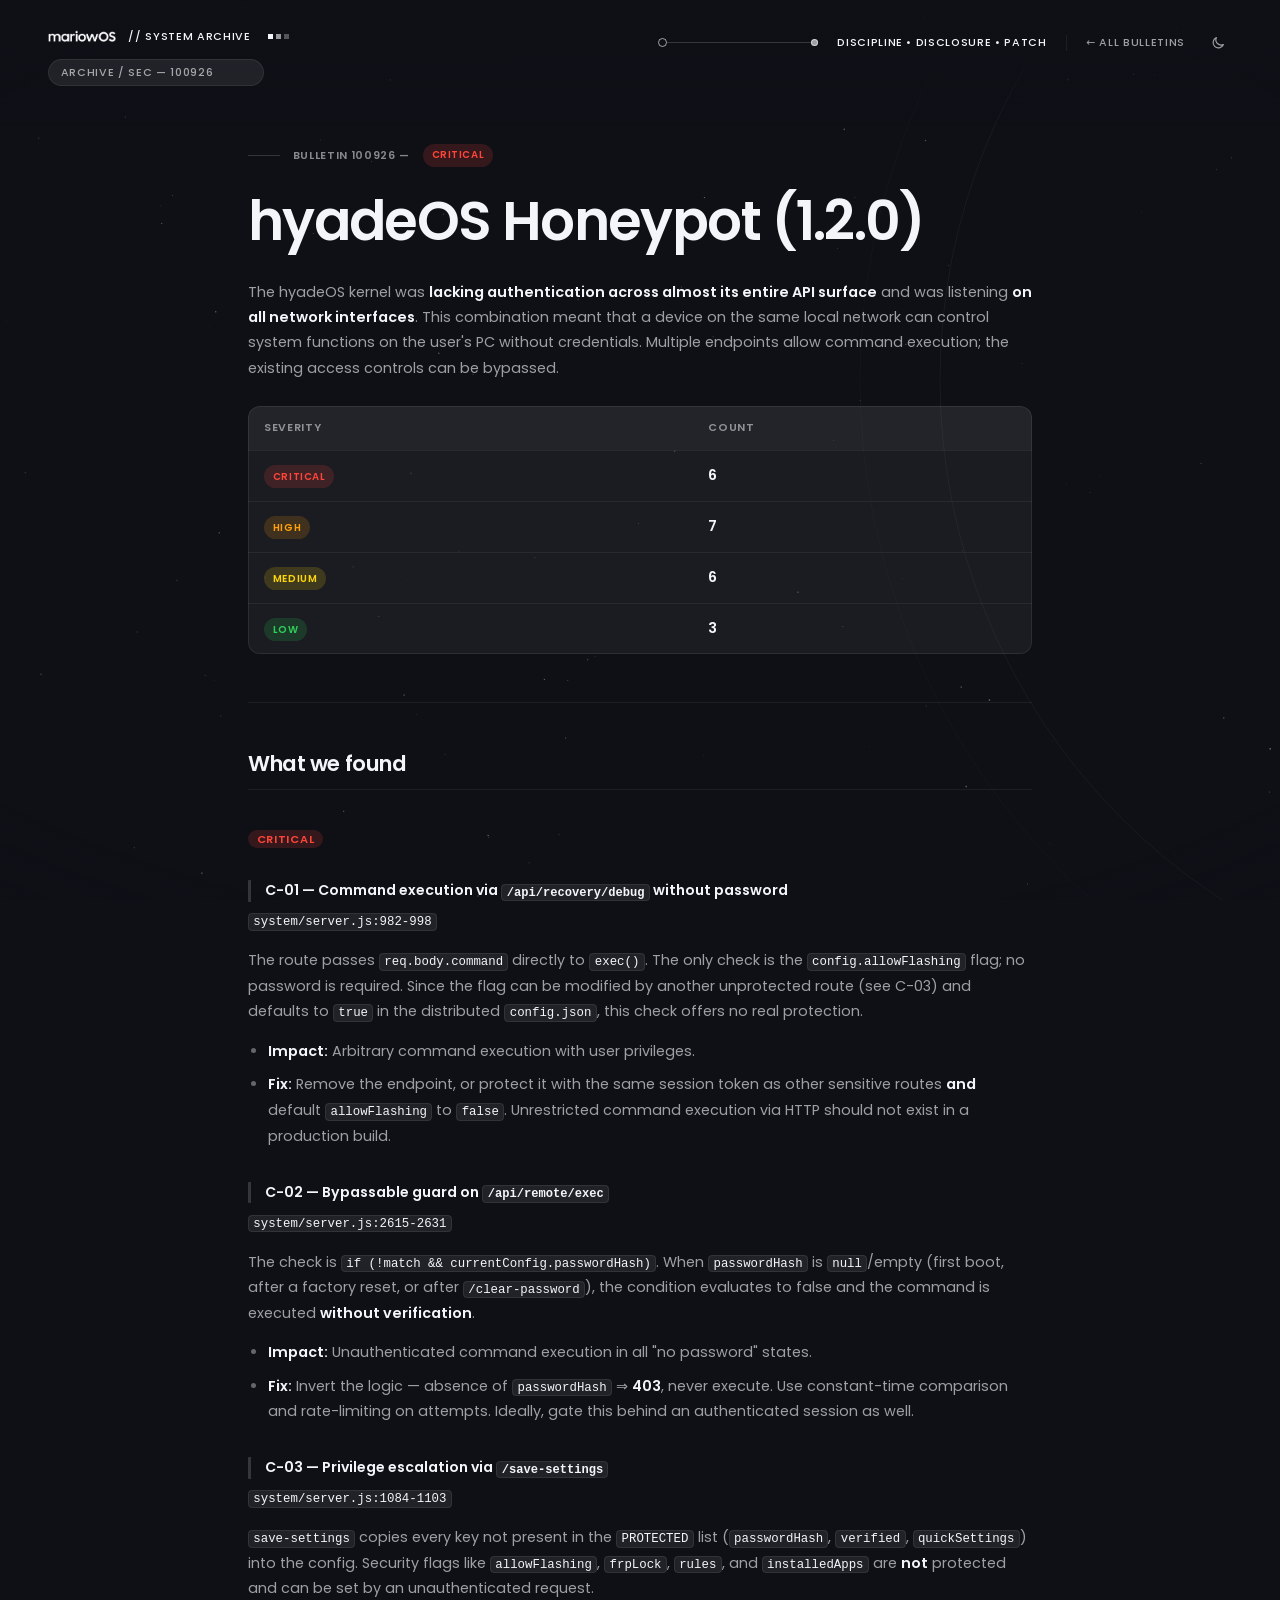
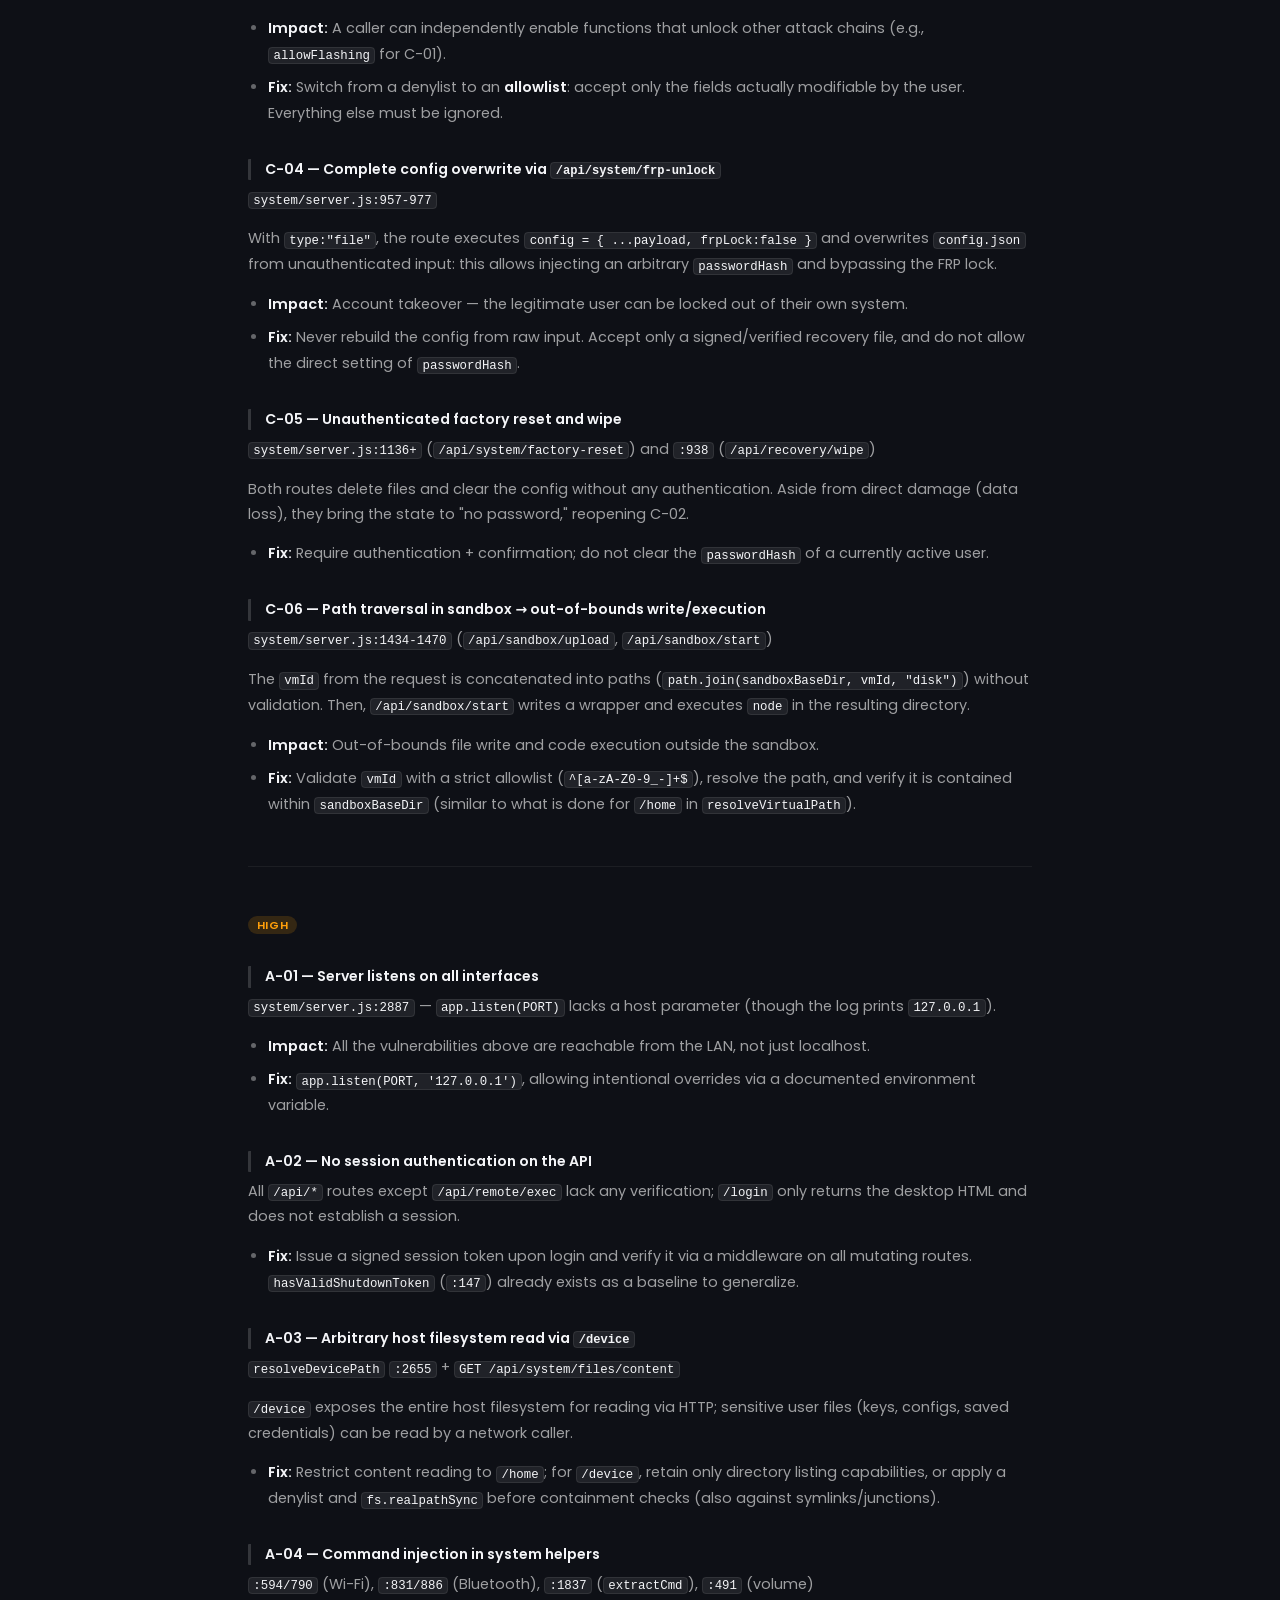
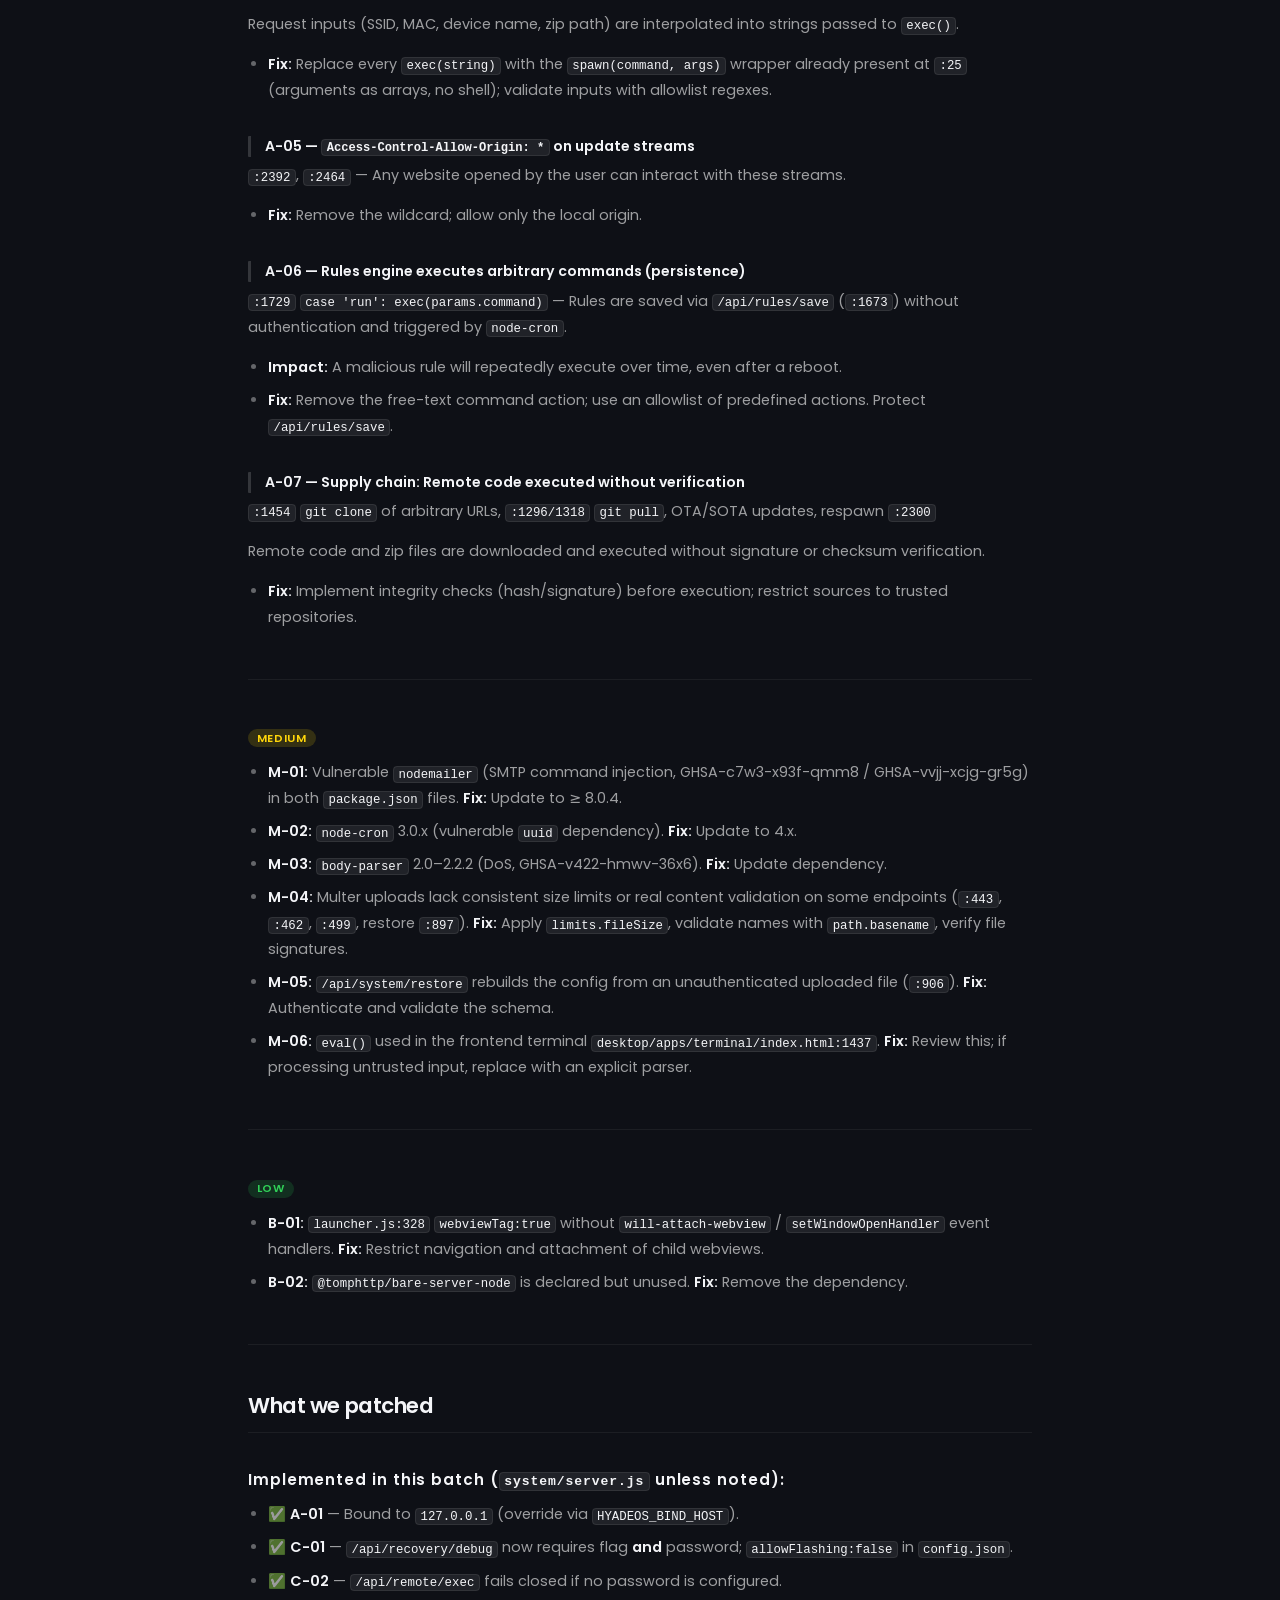
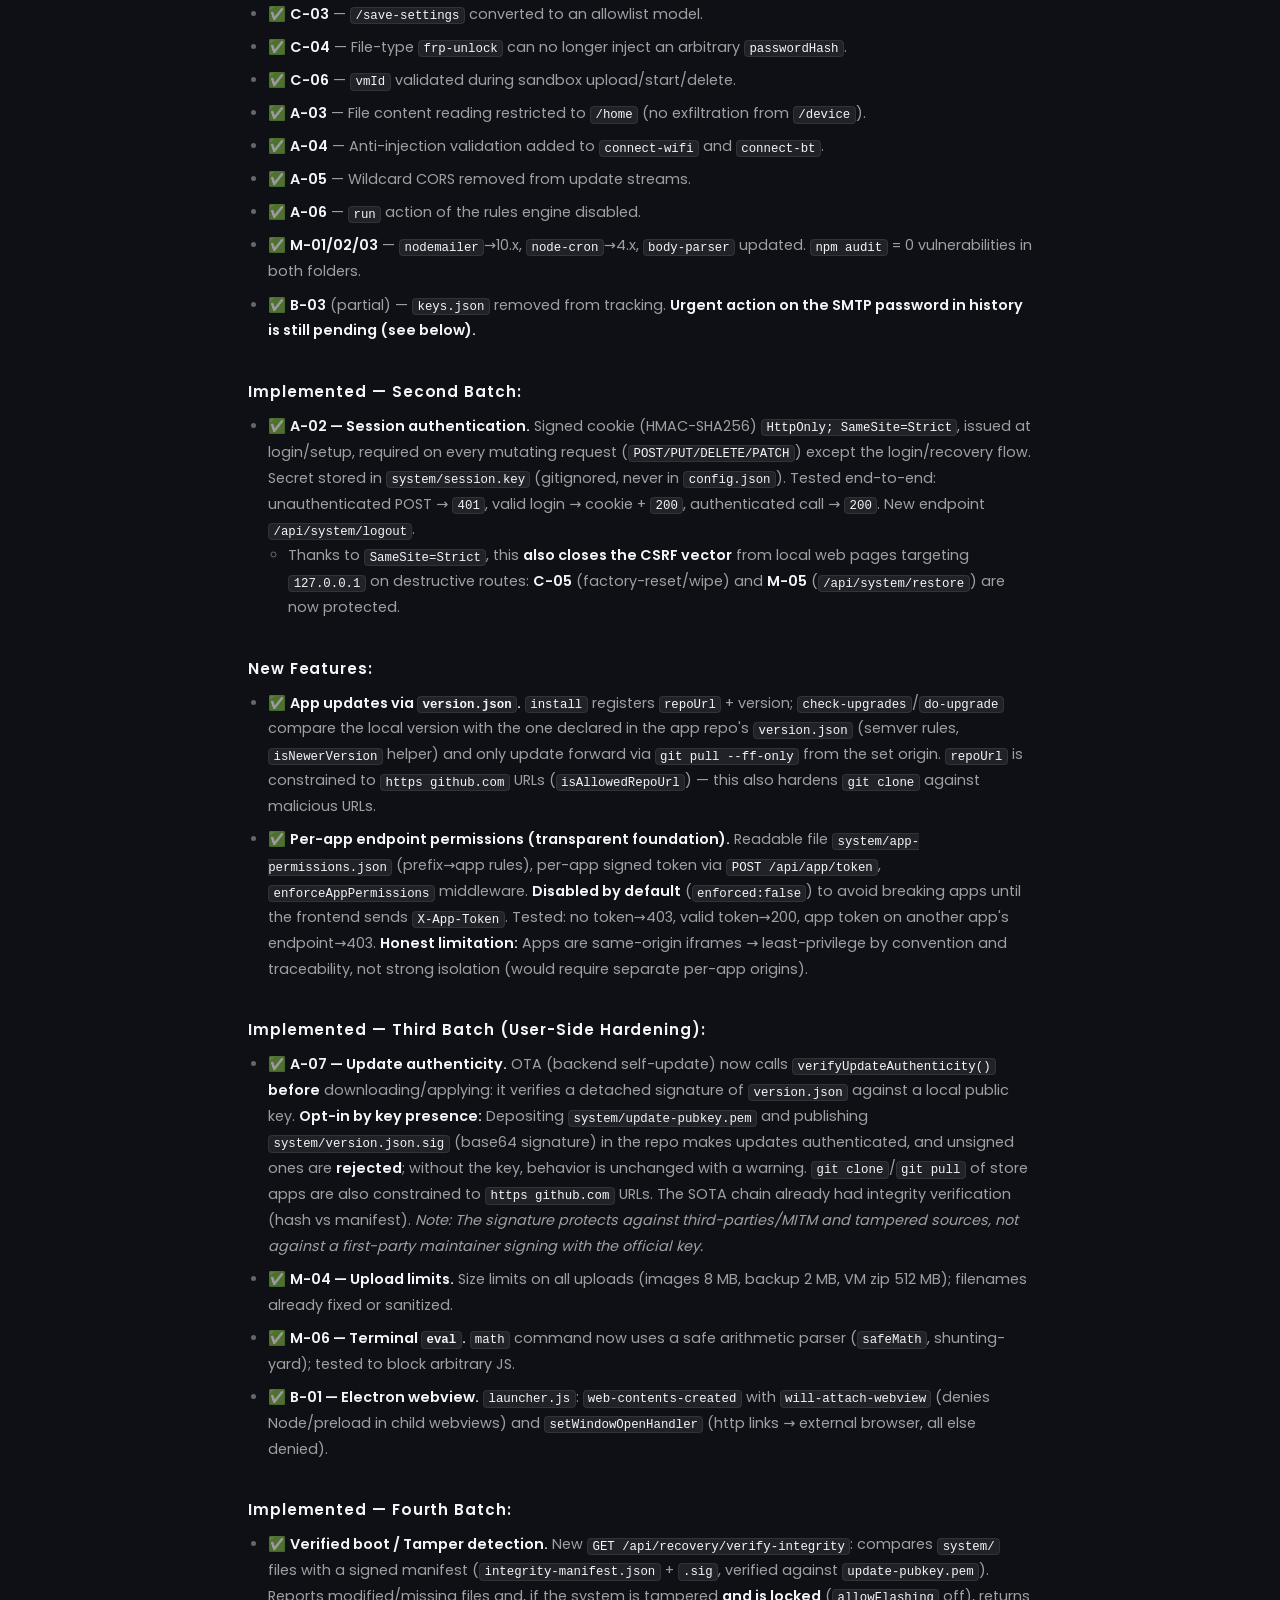
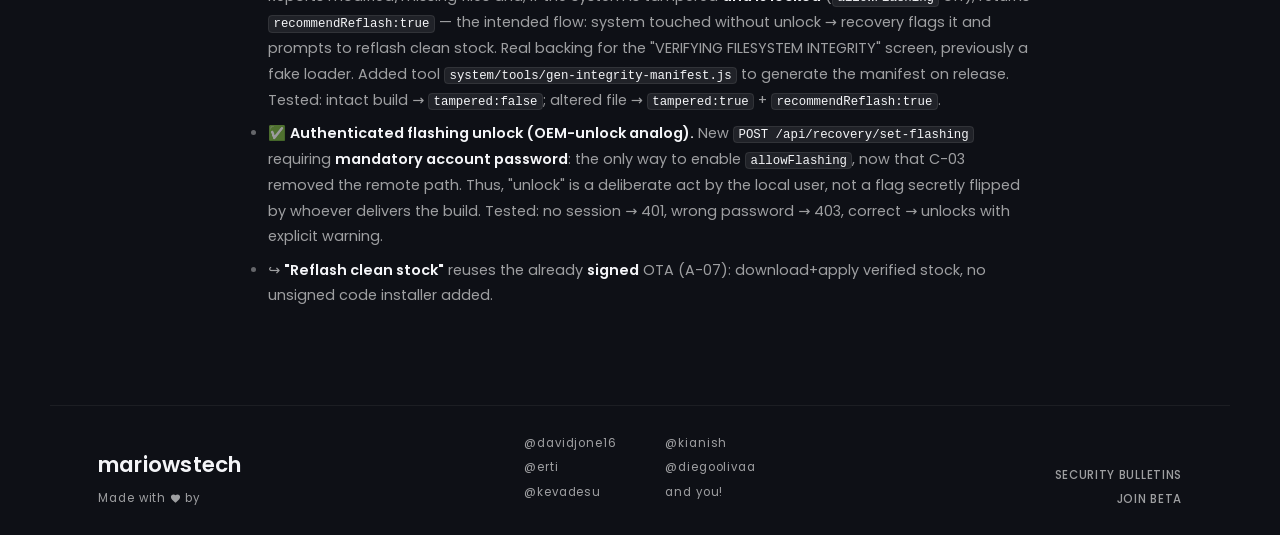
<file: security/100926/index.html>
<!DOCTYPE html>
<html lang="en">

<head>
    <meta charset="UTF-8">
    <meta name="viewport" content="width=device-width, initial-scale=1.0">
    <title>security update 10-09-2026</title>
    <script src="../../theme/accent.js"></script>
    <script src="../../theme/mw-theme.js"></script>
    <link rel="stylesheet" href="../../theme/fonts/fonts.css">
    <link rel="stylesheet" href="../../theme/mw-design.css">
    <link rel="stylesheet" href="../../theme/halo.css">
    <style>
        .doc h1 {
            margin-bottom: 1.6rem;
        }

        .doc table td:last-child {
            color: var(--ink);
            font-weight: 700;
        }

        .doc h3 .sev {
            font-size: 0.7rem;
        }
    </style>
    <link rel="stylesheet" href="../../theme/mw-skin.css">
</head>

<body>
    <canvas class="bg-dust" aria-hidden="true"></canvas>
    <svg class="orbits" viewBox="0 0 1600 900" preserveAspectRatio="xMidYMid slice" aria-hidden="true">
        <g fill="none" stroke="currentColor">
            <circle cx="1720" cy="380" r="620" stroke-opacity="0.07" />
            <circle cx="1720" cy="380" r="700" stroke-opacity="0.04" />
        </g>
    </svg>
    <div class="vignette" aria-hidden="true"></div>
    <div class="grain" aria-hidden="true"></div>

    <header class="hud-top">
        <div class="hud-left">
            <a href="https://hyadeos.github.io/" class="brand">
                <img src="../../images/hyadeos-icon.png" alt="hyadeOS">
                <span>// System Archive</span>
                <span class="ticks" aria-hidden="true"><i></i><i></i><i></i></span>
            </a>
            <span class="chip">Archive / SEC — 100926</span>
        </div>
        <div class="hud-right">
            <span class="dot-line" aria-hidden="true"><span></span></span>
            <span class="slogan">Discipline • Disclosure • Patch</span>
            <a class="back-link" href="../index.html">&larr; All bulletins</a>
        </div>
    </header>

    <main class="doc">
    <div class="kicker">Bulletin 100926 — <span class="sev critical">Critical</span></div>
    <h1 class="scan">hyadeOS Honeypot (1.2.0)</h1>
    <p>The hyadeOS kernel was <strong>lacking authentication across almost its entire API surface</strong> and was listening <strong>on all network interfaces</strong>. This combination meant that a device on the same local network can control system functions on the user's PC without credentials. Multiple endpoints allow command execution; the existing access controls can be bypassed.</p>

    <table>
        <thead>
            <tr>
                <th>Severity</th>
                <th>Count</th>
            </tr>
        </thead>
        <tbody>
            <tr>
                <td><span class="sev critical">Critical</span></td>
                <td>6</td>
            </tr>
            <tr>
                <td><span class="sev high">High</span></td>
                <td>7</td>
            </tr>
            <tr>
                <td><span class="sev medium">Medium</span></td>
                <td>6</td>
            </tr>
            <tr>
                <td><span class="sev low">Low</span></td>
                <td>3</td>
            </tr>
        </tbody>
    </table>

    <hr>

    <h2>What we found</h2>

    <h3><span class="sev critical">Critical</span></h3>

    <h4>C-01 — Command execution via <code>/api/recovery/debug</code> without password</h4>
    <p><code>system/server.js:982-998</code></p>
    <p>The route passes <code>req.body.command</code> directly to <code>exec()</code>. The only check is the <code>config.allowFlashing</code> flag; no password is required. Since the flag can be modified by another unprotected route (see C-03) and defaults to <code>true</code> in the distributed <code>config.json</code>, this check offers no real protection.</p>
    <ul>
        <li><strong>Impact:</strong> Arbitrary command execution with user privileges.</li>
        <li><strong>Fix:</strong> Remove the endpoint, or protect it with the same session token as other sensitive routes <strong>and</strong> default <code>allowFlashing</code> to <code>false</code>. Unrestricted command execution via HTTP should not exist in a production build.</li>
    </ul>

    <h4>C-02 — Bypassable guard on <code>/api/remote/exec</code></h4>
    <p><code>system/server.js:2615-2631</code></p>
    <p>The check is <code>if (!match &amp;&amp; currentConfig.passwordHash)</code>. When <code>passwordHash</code> is <code>null</code>/empty (first boot, after a factory reset, or after <code>/clear-password</code>), the condition evaluates to false and the command is executed <strong>without verification</strong>.</p>
    <ul>
        <li><strong>Impact:</strong> Unauthenticated command execution in all "no password" states.</li>
        <li><strong>Fix:</strong> Invert the logic — absence of <code>passwordHash</code> ⇒ <strong>403</strong>, never execute. Use constant-time comparison and rate-limiting on attempts. Ideally, gate this behind an authenticated session as well.</li>
    </ul>

    <h4>C-03 — Privilege escalation via <code>/save-settings</code></h4>
    <p><code>system/server.js:1084-1103</code></p>
    <p><code>save-settings</code> copies every key not present in the <code>PROTECTED</code> list (<code>passwordHash</code>, <code>verified</code>, <code>quickSettings</code>) into the config. Security flags like <code>allowFlashing</code>, <code>frpLock</code>, <code>rules</code>, and <code>installedApps</code> are <strong>not</strong> protected and can be set by an unauthenticated request.</p>
    <ul>
        <li><strong>Impact:</strong> A caller can independently enable functions that unlock other attack chains (e.g., <code>allowFlashing</code> for C-01).</li>
        <li><strong>Fix:</strong> Switch from a denylist to an <strong>allowlist</strong>: accept only the fields actually modifiable by the user. Everything else must be ignored.</li>
    </ul>

    <h4>C-04 — Complete config overwrite via <code>/api/system/frp-unlock</code></h4>
    <p><code>system/server.js:957-977</code></p>
    <p>With <code>type:"file"</code>, the route executes <code>config = { ...payload, frpLock:false }</code> and overwrites <code>config.json</code> from unauthenticated input: this allows injecting an arbitrary <code>passwordHash</code> and bypassing the FRP lock.</p>
    <ul>
        <li><strong>Impact:</strong> Account takeover — the legitimate user can be locked out of their own system.</li>
        <li><strong>Fix:</strong> Never rebuild the config from raw input. Accept only a signed/verified recovery file, and do not allow the direct setting of <code>passwordHash</code>.</li>
    </ul>

    <h4>C-05 — Unauthenticated factory reset and wipe</h4>
    <p><code>system/server.js:1136+</code> (<code>/api/system/factory-reset</code>) and <code>:938</code> (<code>/api/recovery/wipe</code>)</p>
    <p>Both routes delete files and clear the config without any authentication. Aside from direct damage (data loss), they bring the state to "no password," reopening C-02.</p>
    <ul>
        <li><strong>Fix:</strong> Require authentication + confirmation; do not clear the <code>passwordHash</code> of a currently active user.</li>
    </ul>

    <h4>C-06 — Path traversal in sandbox → out-of-bounds write/execution</h4>
    <p><code>system/server.js:1434-1470</code> (<code>/api/sandbox/upload</code>, <code>/api/sandbox/start</code>)</p>
    <p>The <code>vmId</code> from the request is concatenated into paths (<code>path.join(sandboxBaseDir, vmId, "disk")</code>) without validation. Then, <code>/api/sandbox/start</code> writes a wrapper and executes <code>node</code> in the resulting directory.</p>
    <ul>
        <li><strong>Impact:</strong> Out-of-bounds file write and code execution outside the sandbox.</li>
        <li><strong>Fix:</strong> Validate <code>vmId</code> with a strict allowlist (<code>^[a-zA-Z0-9_-]+$</code>), resolve the path, and verify it is contained within <code>sandboxBaseDir</code> (similar to what is done for <code>/home</code> in <code>resolveVirtualPath</code>).</li>
    </ul>

    <hr>

    <h3><span class="sev high">High</span></h3>

    <h4>A-01 — Server listens on all interfaces</h4>
    <p><code>system/server.js:2887</code> — <code>app.listen(PORT)</code> lacks a host parameter (though the log prints <code>127.0.0.1</code>).</p>
    <ul>
        <li><strong>Impact:</strong> All the vulnerabilities above are reachable from the LAN, not just localhost.</li>
        <li><strong>Fix:</strong> <code>app.listen(PORT, '127.0.0.1')</code>, allowing intentional overrides via a documented environment variable.</li>
    </ul>

    <h4>A-02 — No session authentication on the API</h4>
    <p>All <code>/api/*</code> routes except <code>/api/remote/exec</code> lack any verification; <code>/login</code> only returns the desktop HTML and does not establish a session.</p>
    <ul>
        <li><strong>Fix:</strong> Issue a signed session token upon login and verify it via a middleware on all mutating routes. <code>hasValidShutdownToken</code> (<code>:147</code>) already exists as a baseline to generalize.</li>
    </ul>

    <h4>A-03 — Arbitrary host filesystem read via <code>/device</code></h4>
    <p><code>resolveDevicePath</code> <code>:2655</code> + <code>GET /api/system/files/content</code></p>
    <p><code>/device</code> exposes the entire host filesystem for reading via HTTP; sensitive user files (keys, configs, saved credentials) can be read by a network caller.</p>
    <ul>
        <li><strong>Fix:</strong> Restrict content reading to <code>/home</code>; for <code>/device</code>, retain only directory listing capabilities, or apply a denylist and <code>fs.realpathSync</code> before containment checks (also against symlinks/junctions).</li>
    </ul>

    <h4>A-04 — Command injection in system helpers</h4>
    <p><code>:594/790</code> (Wi-Fi), <code>:831/886</code> (Bluetooth), <code>:1837</code> (<code>extractCmd</code>), <code>:491</code> (volume)</p>
    <p>Request inputs (SSID, MAC, device name, zip path) are interpolated into strings passed to <code>exec()</code>.</p>
    <ul>
        <li><strong>Fix:</strong> Replace every <code>exec(string)</code> with the <code>spawn(command, args)</code> wrapper already present at <code>:25</code> (arguments as arrays, no shell); validate inputs with allowlist regexes.</li>
    </ul>

    <h4>A-05 — <code>Access-Control-Allow-Origin: *</code> on update streams</h4>
    <p><code>:2392</code>, <code>:2464</code> — Any website opened by the user can interact with these streams.</p>
    <ul>
        <li><strong>Fix:</strong> Remove the wildcard; allow only the local origin.</li>
    </ul>

    <h4>A-06 — Rules engine executes arbitrary commands (persistence)</h4>
    <p><code>:1729</code> <code>case 'run': exec(params.command)</code> — Rules are saved via <code>/api/rules/save</code> (<code>:1673</code>) without authentication and triggered by <code>node-cron</code>.</p>
    <ul>
        <li><strong>Impact:</strong> A malicious rule will repeatedly execute over time, even after a reboot.</li>
        <li><strong>Fix:</strong> Remove the free-text command action; use an allowlist of predefined actions. Protect <code>/api/rules/save</code>.</li>
    </ul>

    <h4>A-07 — Supply chain: Remote code executed without verification</h4>
    <p><code>:1454</code> <code>git clone</code> of arbitrary URLs, <code>:1296/1318</code> <code>git pull</code>, OTA/SOTA updates, respawn <code>:2300</code></p>
    <p>Remote code and zip files are downloaded and executed without signature or checksum verification.</p>
    <ul>
        <li><strong>Fix:</strong> Implement integrity checks (hash/signature) before execution; restrict sources to trusted repositories.</li>
    </ul>

    <hr>

    <h3><span class="sev medium">Medium</span></h3>
    <ul>
        <li><strong>M-01:</strong> Vulnerable <code>nodemailer</code> (SMTP command injection, GHSA-c7w3-x93f-qmm8 / GHSA-vvjj-xcjg-gr5g) in both <code>package.json</code> files. <strong>Fix:</strong> Update to ≥ 8.0.4.</li>
        <li><strong>M-02:</strong> <code>node-cron</code> 3.0.x (vulnerable <code>uuid</code> dependency). <strong>Fix:</strong> Update to 4.x.</li>
        <li><strong>M-03:</strong> <code>body-parser</code> 2.0–2.2.2 (DoS, GHSA-v422-hmwv-36x6). <strong>Fix:</strong> Update dependency.</li>
        <li><strong>M-04:</strong> Multer uploads lack consistent size limits or real content validation on some endpoints (<code>:443</code>, <code>:462</code>, <code>:499</code>, restore <code>:897</code>). <strong>Fix:</strong> Apply <code>limits.fileSize</code>, validate names with <code>path.basename</code>, verify file signatures.</li>
        <li><strong>M-05:</strong> <code>/api/system/restore</code> rebuilds the config from an unauthenticated uploaded file (<code>:906</code>). <strong>Fix:</strong> Authenticate and validate the schema.</li>
        <li><strong>M-06:</strong> <code>eval()</code> used in the frontend terminal <code>desktop/apps/terminal/index.html:1437</code>. <strong>Fix:</strong> Review this; if processing untrusted input, replace with an explicit parser.</li>
    </ul>

    <hr>

    <h3><span class="sev low">Low</span></h3>
    <ul>
        <li><strong>B-01:</strong> <code>launcher.js:328</code> <code>webviewTag:true</code> without <code>will-attach-webview</code> / <code>setWindowOpenHandler</code> event handlers. <strong>Fix:</strong> Restrict navigation and attachment of child webviews.</li>
        <li><strong>B-02:</strong> <code>@tomphttp/bare-server-node</code> is declared but unused. <strong>Fix:</strong> Remove the dependency.</li>
        </li>
    </ul>

    <hr>

    <h2>What we patched</h2>

    <h3>Implemented in this batch (<code>system/server.js</code> unless noted):</h3>
    <ul>
        <li>✅ <strong>A-01</strong> — Bound to <code>127.0.0.1</code> (override via <code>HYADEOS_BIND_HOST</code>).</li>
        <li>✅ <strong>C-01</strong> — <code>/api/recovery/debug</code> now requires flag <strong>and</strong> password; <code>allowFlashing:false</code> in <code>config.json</code>.</li>
        <li>✅ <strong>C-02</strong> — <code>/api/remote/exec</code> fails closed if no password is configured.</li>
        <li>✅ <strong>C-03</strong> — <code>/save-settings</code> converted to an allowlist model.</li>
        <li>✅ <strong>C-04</strong> — File-type <code>frp-unlock</code> can no longer inject an arbitrary <code>passwordHash</code>.</li>
        <li>✅ <strong>C-06</strong> — <code>vmId</code> validated during sandbox upload/start/delete.</li>
        <li>✅ <strong>A-03</strong> — File content reading restricted to <code>/home</code> (no exfiltration from <code>/device</code>).</li>
        <li>✅ <strong>A-04</strong> — Anti-injection validation added to <code>connect-wifi</code> and <code>connect-bt</code>.</li>
        <li>✅ <strong>A-05</strong> — Wildcard CORS removed from update streams.</li>
        <li>✅ <strong>A-06</strong> — <code>run</code> action of the rules engine disabled.</li>
        <li>✅ <strong>M-01/02/03</strong> — <code>nodemailer</code>→10.x, <code>node-cron</code>→4.x, <code>body-parser</code> updated. <code>npm audit</code> = 0 vulnerabilities in both folders.</li>
        <li>✅ <strong>B-03</strong> (partial) — <code>keys.json</code> removed from tracking. <strong>Urgent action on the SMTP password in history is still pending (see below).</strong></li>
    </ul>

    <h3>Implemented — Second Batch:</h3>
    <ul>
        <li>✅ <strong>A-02 — Session authentication.</strong> Signed cookie (HMAC-SHA256) <code>HttpOnly; SameSite=Strict</code>, issued at login/setup, required on every mutating request (<code>POST/PUT/DELETE/PATCH</code>) except the login/recovery flow. Secret stored in <code>system/session.key</code> (gitignored, never in <code>config.json</code>). Tested end-to-end: unauthenticated POST → <code>401</code>, valid login → cookie + <code>200</code>, authenticated call → <code>200</code>. New endpoint <code>/api/system/logout</code>.
            <ul>
                <li>Thanks to <code>SameSite=Strict</code>, this <strong>also closes the CSRF vector</strong> from local web pages targeting <code>127.0.0.1</code> on destructive routes: <strong>C-05</strong> (factory-reset/wipe) and <strong>M-05</strong> (<code>/api/system/restore</code>) are now protected.</li>
            </ul>
        </li>
    </ul>

    <h3>New Features:</h3>
    <ul>
        <li>✅ <strong>App updates via <code>version.json</code>.</strong> <code>install</code> registers <code>repoUrl</code> + version; <code>check-upgrades</code>/<code>do-upgrade</code> compare the local version with the one declared in the app repo's <code>version.json</code> (semver rules, <code>isNewerVersion</code> helper) and only update forward via <code>git pull --ff-only</code> from the set origin. <code>repoUrl</code> is constrained to <code>https github.com</code> URLs (<code>isAllowedRepoUrl</code>) — this also hardens <code>git clone</code> against malicious URLs.</li>
        <li>✅ <strong>Per-app endpoint permissions (transparent foundation).</strong> Readable file <code>system/app-permissions.json</code> (prefix→app rules), per-app signed token via <code>POST /api/app/token</code>, <code>enforceAppPermissions</code> middleware. <strong>Disabled by default</strong> (<code>enforced:false</code>) to avoid breaking apps until the frontend sends <code>X-App-Token</code>. Tested: no token→403, valid token→200, app token on another app's endpoint→403. <strong>Honest limitation:</strong> Apps are same-origin iframes → least-privilege by convention and traceability, not strong isolation (would require separate per-app origins).</li>
    </ul>

    <h3>Implemented — Third Batch (User-Side Hardening):</h3>
    <ul>
        <li>✅ <strong>A-07 — Update authenticity.</strong> OTA (backend self-update) now calls <code>verifyUpdateAuthenticity()</code> <strong>before</strong> downloading/applying: it verifies a detached signature of <code>version.json</code> against a local public key. <strong>Opt-in by key presence:</strong> Depositing <code>system/update-pubkey.pem</code> and publishing <code>system/version.json.sig</code> (base64 signature) in the repo makes updates authenticated, and unsigned ones are <strong>rejected</strong>; without the key, behavior is unchanged with a warning. <code>git clone</code>/<code>git pull</code> of store apps are also constrained to <code>https github.com</code> URLs. The SOTA chain already had integrity verification (hash vs manifest). <em>Note: The signature protects against third-parties/MITM and tampered sources, not against a first-party maintainer signing with the official key.</em></li>
        <li>✅ <strong>M-04 — Upload limits.</strong> Size limits on all uploads (images 8 MB, backup 2 MB, VM zip 512 MB); filenames already fixed or sanitized.</li>
        <li>✅ <strong>M-06 — Terminal <code>eval</code>.</strong> <code>math</code> command now uses a safe arithmetic parser (<code>safeMath</code>, shunting-yard); tested to block arbitrary JS.</li>
        <li>✅ <strong>B-01 — Electron webview.</strong> <code>launcher.js</code>: <code>web-contents-created</code> with <code>will-attach-webview</code> (denies Node/preload in child webviews) and <code>setWindowOpenHandler</code> (http links → external browser, all else denied).</li>
    </ul>

    <h3>Implemented — Fourth Batch:</h3>
    <ul>
        <li>✅ <strong>Verified boot / Tamper detection.</strong> New <code>GET /api/recovery/verify-integrity</code>: compares <code>system/</code> files with a signed manifest (<code>integrity-manifest.json</code> + <code>.sig</code>, verified against <code>update-pubkey.pem</code>). Reports modified/missing files and, if the system is tampered <strong>and is locked</strong> (<code>allowFlashing</code> off), returns <code>recommendReflash:true</code> — the intended flow: system touched without unlock → recovery flags it and prompts to reflash clean stock. Real backing for the "VERIFYING FILESYSTEM INTEGRITY" screen, previously a fake loader. Added tool <code>system/tools/gen-integrity-manifest.js</code> to generate the manifest on release. Tested: intact build → <code>tampered:false</code>; altered file → <code>tampered:true</code> + <code>recommendReflash:true</code>.</li>
        <li>✅ <strong>Authenticated flashing unlock (OEM-unlock analog).</strong> New <code>POST /api/recovery/set-flashing</code> requiring <strong>mandatory account password</strong>: the only way to enable <code>allowFlashing</code>, now that C-03 removed the remote path. Thus, "unlock" is a deliberate act by the local user, not a flag secretly flipped by whoever delivers the build. Tested: no session → 401, wrong password → 403, correct → unlocks with explicit warning.</li>
        <li>↪️ <strong>"Reflash clean stock"</strong> reuses the already <strong>signed</strong> OTA (A-07): download+apply verified stock, no unsigned code installer added.</li>
    </ul>

</main>

    <footer class="site-footer">
        <div>
            <div class="signature">mariowstech</div>
            <p>Made with <svg style="width:11px; vertical-align:middle; fill:currentColor;" viewBox="0 0 24 24"
                    aria-label="love">
                    <path
                        d="M12 21.35l-1.45-1.32C5.4 15.36 2 12.28 2 8.5 2 5.42 4.42 3 7.5 3c1.74 0 3.41.81 4.5 2.09C13.09 3.81 14.76 3 16.5 3 19.58 3 22 5.42 22 8.5c0 3.78-3.4 6.86-8.55 11.54L12 21.35z" />
                </svg> by</p>
        </div>
        <div class="footer-lists">
            <ul>
                <li>@davidjone16</li>
                <li>@erti</li>
                <li>@kevadesu</li>
            </ul>
            <ul>
                <li>@kianish</li>
                <li>@diegoolivaa</li>
                <li>and you!</li>
            </ul>
        </div>
        <div class="footer-right">
            <a href="https://hyadeos.github.io/security">Security bulletins</a>
            <a href="#">Join beta</a>
        </div>
    </footer>

    <script src="../../theme/halo.js"></script>
    <script src="../../theme/mw-site.js"></script>
</body>

</html>
</file>
<file: theme/fonts/fonts.css>
@font-face {
  font-family: 'Poppins';
  font-style: normal;
  font-weight: 400;
  font-display: swap;
  src: url(Poppins-pxiEyp8kv8JHgFVrJJnecmNE.woff2) format('woff2');
  unicode-range: U+0100-02BA, U+02BD-02C5, U+02C7-02CC, U+02CE-02D7, U+02DD-02FF, U+0304, U+0308, U+0329, U+1D00-1DBF, U+1E00-1E9F, U+1EF2-1EFF, U+2020, U+20A0-20AB, U+20AD-20C4, U+2113, U+2C60-2C7F, U+A720-A7FF;
}
@font-face {
  font-family: 'Poppins';
  font-style: normal;
  font-weight: 400;
  font-display: swap;
  src: url(Poppins-pxiEyp8kv8JHgFVrJJfecg.woff2) format('woff2');
  unicode-range: U+0000-00FF, U+0131, U+0152-0153, U+02BB-02BC, U+02C6, U+02DA, U+02DC, U+0304, U+0308, U+0329, U+2000-206F, U+20AC, U+2122, U+2191, U+2193, U+2212, U+2215, U+FEFF, U+FFFD;
}
@font-face {
  font-family: 'Poppins';
  font-style: normal;
  font-weight: 500;
  font-display: swap;
  src: url(Poppins-pxiByp8kv8JHgFVrLGT9Z1JlFc-K.woff2) format('woff2');
  unicode-range: U+0100-02BA, U+02BD-02C5, U+02C7-02CC, U+02CE-02D7, U+02DD-02FF, U+0304, U+0308, U+0329, U+1D00-1DBF, U+1E00-1E9F, U+1EF2-1EFF, U+2020, U+20A0-20AB, U+20AD-20C4, U+2113, U+2C60-2C7F, U+A720-A7FF;
}
@font-face {
  font-family: 'Poppins';
  font-style: normal;
  font-weight: 500;
  font-display: swap;
  src: url(Poppins-pxiByp8kv8JHgFVrLGT9Z1xlFQ.woff2) format('woff2');
  unicode-range: U+0000-00FF, U+0131, U+0152-0153, U+02BB-02BC, U+02C6, U+02DA, U+02DC, U+0304, U+0308, U+0329, U+2000-206F, U+20AC, U+2122, U+2191, U+2193, U+2212, U+2215, U+FEFF, U+FFFD;
}
@font-face {
  font-family: 'Poppins';
  font-style: normal;
  font-weight: 600;
  font-display: swap;
  src: url(Poppins-pxiByp8kv8JHgFVrLEj6Z1JlFc-K.woff2) format('woff2');
  unicode-range: U+0100-02BA, U+02BD-02C5, U+02C7-02CC, U+02CE-02D7, U+02DD-02FF, U+0304, U+0308, U+0329, U+1D00-1DBF, U+1E00-1E9F, U+1EF2-1EFF, U+2020, U+20A0-20AB, U+20AD-20C4, U+2113, U+2C60-2C7F, U+A720-A7FF;
}
@font-face {
  font-family: 'Poppins';
  font-style: normal;
  font-weight: 600;
  font-display: swap;
  src: url(Poppins-pxiByp8kv8JHgFVrLEj6Z1xlFQ.woff2) format('woff2');
  unicode-range: U+0000-00FF, U+0131, U+0152-0153, U+02BB-02BC, U+02C6, U+02DA, U+02DC, U+0304, U+0308, U+0329, U+2000-206F, U+20AC, U+2122, U+2191, U+2193, U+2212, U+2215, U+FEFF, U+FFFD;
}
.material-symbols-outlined{font-family:'Material Symbols Outlined';font-weight:normal;font-style:normal;font-size:20px;line-height:1;letter-spacing:normal;text-transform:none;display:inline-block;white-space:nowrap;word-wrap:normal;direction:ltr;-webkit-font-feature-settings:'liga';font-feature-settings:'liga';-webkit-font-smoothing:antialiased;vertical-align:middle;user-select:none}
</file>
<file: theme/mw-design.css>
/* hyadeOS 2 design tokens, shared by the desktop and every system app. See docs/design.md.
 *
 * Load it in <head>, right after accent.js (and mw-theme.js):
 *   <script src="/desktop/assets/accent.js"></script>
 *   <script src="/desktop/assets/mw-theme.js"></script>
 *   <link rel="stylesheet" href="/desktop/assets/mw-design.css">
 *
 * This file only defines custom properties: linking it never changes how a page looks until the
 * page uses them. Dark is the default; :root[data-theme="light"] holds the light variant, which
 * mw-theme.js sets from the user's saved choice. The accent comes from accent.js (--sys-accent,
 * --sys-accent-on, --sys-accent-text), which sets it inline on :root, so the --mw-accent* tokens
 * follow the user's choice live.
 */

:root {
  color-scheme: dark;

  /* ---- Accent ----------------------------------------------------------------------------
     Fills use --mw-accent, text on a fill uses --mw-accent-on, text and thin marks on a
     surface use --mw-accent-text. Never put white text on --mw-accent directly. */
  --mw-accent: var(--sys-accent, #0a84ff);
  --mw-accent-on: var(--sys-accent-on, #ffffff);
  --mw-accent-text: var(--sys-accent-text, #4da3ff);
  --mw-accent-hover: color-mix(in srgb, var(--mw-accent) 88%, #ffffff);
  --mw-accent-pressed: color-mix(in srgb, var(--mw-accent) 82%, #000000);
  --mw-accent-soft: color-mix(in srgb, var(--mw-accent) 18%, transparent);
  --mw-accent-softer: color-mix(in srgb, var(--mw-accent) 10%, transparent);
  --mw-accent-line: color-mix(in srgb, var(--mw-accent) 55%, transparent);

  /* ---- Ink and shade ---------------------------------------------------------------------
     RGB triplets for translucent layers that must flip with the theme:
       rgba(var(--mw-ink), 0.08)   a hairline/fill in the text color (white on dark, black on light)
       rgba(var(--mw-shade), 0.3)  a darkening layer on dark, a lightening one on light
     Shadows never use these: a shadow is always black. */
  --mw-ink: 255, 255, 255;
  --mw-shade: 0, 0, 0;

  /* ---- System colors (calendar labels, status, artwork) ---------------------------------- */
  --mw-blue: #0a84ff;
  --mw-indigo: #5e5ce6;
  --mw-green: #30d158;
  --mw-red: #ff453a;
  --mw-orange: #ff9f0a;
  --mw-yellow: #ffd60a;
  --mw-purple: #bf5af2;
  --mw-pink: #ff375f;
  --mw-teal: #40c8e0;
  --mw-graphite: #8e8e93;

  /* Status roles. Use these, not the raw hues, for meaning. */
  --mw-success: var(--mw-green);
  --mw-warning: var(--mw-orange);
  --mw-danger: var(--mw-red);
  --mw-info: var(--mw-teal);
  --mw-danger-soft: color-mix(in srgb, var(--mw-danger) 16%, transparent);
  --mw-success-soft: color-mix(in srgb, var(--mw-success) 16%, transparent);
  --mw-warning-soft: color-mix(in srgb, var(--mw-warning) 16%, transparent);

  /* ---- Text, strongest to weakest ---------------------------------------------------------- */
  --mw-text: #f4f5f8;
  --mw-text-strong: rgba(var(--mw-ink), 0.88);
  --mw-text-body: rgba(var(--mw-ink), 0.8);
  --mw-text-secondary: rgba(var(--mw-ink), 0.6);
  --mw-text-muted: rgba(var(--mw-ink), 0.5);
  --mw-text-dim: rgba(var(--mw-ink), 0.36);
  --mw-text-disabled: rgba(var(--mw-ink), 0.28);

  /* ---- Translucent fills laid on glass: cards, list rows, hover and pressed states -------- */
  --mw-fill-faint: rgba(var(--mw-ink), 0.035);
  --mw-fill-subtle: rgba(var(--mw-ink), 0.05);
  --mw-fill-soft: rgba(var(--mw-ink), 0.06);
  --mw-fill-hover: rgba(var(--mw-ink), 0.08);
  --mw-fill: rgba(var(--mw-ink), 0.08);
  --mw-fill-strong: rgba(var(--mw-ink), 0.1);
  --mw-fill-tile: rgba(var(--mw-ink), 0.12);
  --mw-fill-pressed: rgba(var(--mw-ink), 0.14);
  --mw-fill-key-hover: rgba(var(--mw-ink), 0.16);

  /* ---- Lines --------------------------------------------------------------------------------- */
  --mw-divider: rgba(var(--mw-ink), 0.06);
  --mw-border-subtle: rgba(var(--mw-ink), 0.08);
  --mw-border: rgba(var(--mw-ink), 0.1);
  --mw-border-strong: rgba(var(--mw-ink), 0.16);

  /* ---- Solid surfaces, back to front ----------------------------------------------------------
     Used where glass is off (power saver, performance) and for things that must stay readable
     over anything: menus, dialogs, select options. */
  --mw-surface-0: #0e1016;   /* desktop and full-screen pages */
  --mw-surface-1: #161921;   /* window body */
  --mw-surface-2: #1e222c;   /* cards on a window, raised panes */
  --mw-surface-3: #272c38;   /* menus, popovers, dialogs */
  --mw-surface-inverse: #f4f5f8;

  /* ---- Glass levels (pair with a --mw-blur-* backdrop-filter) ----------------------------------
     thin: bars and chips that sit on the wallpaper; regular: windows and panels;
     thick: menus and popovers that must read over busy content; solid: no-blur fallback. */
  --mw-glass-thin: rgba(16, 19, 26, 0.5);
  --mw-glass-regular: rgba(20, 23, 31, 0.72);
  --mw-glass-thick: rgba(26, 29, 38, 0.88);
  --mw-glass-solid: rgba(22, 25, 33, 0.97);
  --mw-glass-saturate: 180%;

  /* Role aliases used by the apps since hyadeOS 1. */
  --mw-glass-sidebar: rgba(18, 20, 27, 0.55);
  --mw-glass-panel: rgba(18, 20, 27, 0.6);
  --mw-glass-calc: rgba(20, 23, 31, 0.72);
  --mw-glass-menu: rgba(30, 33, 43, 0.97);
  --mw-titlebar: rgba(var(--mw-shade), 0.22);
  --mw-field: rgba(var(--mw-shade), 0.22);
  --mw-field-strong: rgba(var(--mw-shade), 0.32);
  --mw-field-border: rgba(var(--mw-ink), 0.1);
  --mw-scrim: rgba(6, 8, 12, 0.5);

  /* Backdrop blur radii. */
  --mw-blur-sm: 12px;
  --mw-blur-md: 20px;
  --mw-blur-lg: 30px;
  --mw-blur-xl: 40px;

  /* ---- Corner radii ------------------------------------------------------------------------
     One scale for everything. Windows 14, cards 12, controls 8, chips/pills full. */
  --mw-radius-xs: 4px;
  --mw-radius-sm: 6px;
  --mw-radius-md: 8px;
  --mw-radius-card: 12px;
  --mw-radius-lg: 14px;
  --mw-radius-xl: 18px;
  --mw-radius-2xl: 24px;
  --mw-radius-window: 14px;
  --mw-radius-control: 8px;
  --mw-radius-full: 999px;
  --mw-radius-squircle: 26%;   /* app icon tiles: 12.5 / 48 */

  /* ---- Elevation ---------------------------------------------------------------------------- */
  --mw-shadow-xs: 0 1px 2px rgba(0, 0, 0, 0.24);
  --mw-shadow-sm: 0 2px 6px rgba(0, 0, 0, 0.22);
  --mw-shadow-md: 0 8px 24px rgba(0, 0, 0, 0.36);
  --mw-shadow-lg: 0 18px 48px rgba(0, 0, 0, 0.44);
  --mw-shadow-window: 0 0 0 1px rgba(0, 0, 0, 0.35), 0 22px 56px rgba(0, 0, 0, 0.45), 0 4px 14px rgba(0, 0, 0, 0.25);
  --mw-edge-top: inset 0 1px 0 rgba(255, 255, 255, 0.07);
  --mw-edge-right: inset -1px 0 0 rgba(255, 255, 255, 0.05);
  --mw-edge: inset 0 0 0 1px rgba(255, 255, 255, 0.07);   /* the hairline rim of every glass sheet */

  /* ---- Focus ---------------------------------------------------------------------------------- */
  --mw-focus-color: var(--mw-accent-text);
  --mw-focus-ring: 0 0 0 2px var(--mw-surface-1), 0 0 0 4px var(--mw-focus-color);
  --mw-focus-ring-inset: inset 0 0 0 2px var(--mw-focus-color);

  /* ---- Spacing, on a 4px grid ----------------------------------------------------------------- */
  --mw-space-1: 4px;
  --mw-space-2: 8px;
  --mw-space-3: 12px;
  --mw-space-4: 16px;
  --mw-space-5: 20px;
  --mw-space-6: 24px;
  --mw-space-8: 32px;
  --mw-space-10: 40px;

  /* ---- Controls --------------------------------------------------------------------------------- */
  --mw-control-h-sm: 28px;
  --mw-control-h: 34px;
  --mw-control-h-lg: 40px;
  --mw-row-h: 52px;

  /* ---- Motion ----------------------------------------------------------------------------------
     Short and ease-out. Nothing overshoots: hover never scales, press scales to 0.97 at most. */
  --mw-ease-out: cubic-bezier(0.2, 0, 0, 1);
  --mw-ease-in: cubic-bezier(0.4, 0, 1, 1);
  --mw-ease-standard: cubic-bezier(0.2, 0, 0.2, 1);
  --mw-ease-spring: var(--mw-ease-out);    /* legacy name, now the same calm curve */
  --mw-ease-bounce: var(--mw-ease-out);    /* legacy name: kept so old rules stop bouncing */
  --mw-ease-sheet: cubic-bezier(0.25, 0.8, 0.25, 1);
  --mw-duration-instant: 0.08s;
  --mw-duration-fast: 0.12s;
  --mw-duration-base: 0.18s;
  --mw-duration-medium: 0.24s;
  --mw-duration-slow: 0.36s;
  --mw-press-scale: 0.97;

  /* ---- Typography. Fonts come from /desktop/assets/fonts/fonts.css. -------------------------- */
  --mw-font: 'Poppins', system-ui, sans-serif;
  --mw-font-mono: 'Cascadia Mono', ui-monospace, SFMono-Regular, Menlo, Consolas, monospace;
  --mw-font-icons: 'Material Symbols Outlined';
  --mw-font-size-2xs: 10px;
  --mw-font-size-xs: 11px;
  --mw-font-size-sm: 12px;
  --mw-font-size-base: 13px;
  --mw-font-size-md: 14px;
  --mw-font-size-lg: 16px;
  --mw-font-size-xl: 20px;
  --mw-font-size-2xl: 24px;
  --mw-font-size-title: 28px;
  --mw-font-size-display: 40px;
  --mw-weight-regular: 400;
  --mw-weight-medium: 500;
  --mw-weight-semibold: 600;
  --mw-leading-tight: 1.25;
  --mw-leading: 1.45;
  --mw-tracking-caps: 0.06em;
}

/* ===== Light theme ===================================================================== */
:root[data-theme="light"] {
  color-scheme: light;

  /* accent.js derives --sys-accent-text against a dark surface, so on light surfaces the text
     shade is the accent darkened instead. */
  --mw-accent-text: color-mix(in srgb, var(--mw-accent) 76%, #000000);
  --mw-accent-hover: color-mix(in srgb, var(--mw-accent) 90%, #000000);
  --mw-accent-soft: color-mix(in srgb, var(--mw-accent) 14%, transparent);
  --mw-accent-softer: color-mix(in srgb, var(--mw-accent) 8%, transparent);

  --mw-ink: 0, 0, 0;
  --mw-shade: 255, 255, 255;

  --mw-blue: #007aff;
  --mw-indigo: #5856d6;
  --mw-green: #1f9d47;
  --mw-red: #e5372c;
  --mw-orange: #e88400;
  --mw-yellow: #c99a00;
  --mw-purple: #a346d6;
  --mw-pink: #e8264f;
  --mw-teal: #1f9fb8;
  --mw-graphite: #7b7b82;

  --mw-text: #15171c;
  --mw-text-strong: rgba(0, 0, 0, 0.86);
  --mw-text-body: rgba(0, 0, 0, 0.78);
  --mw-text-secondary: rgba(0, 0, 0, 0.6);
  --mw-text-muted: rgba(0, 0, 0, 0.52);
  --mw-text-dim: rgba(0, 0, 0, 0.4);
  --mw-text-disabled: rgba(0, 0, 0, 0.3);

  --mw-fill-faint: rgba(0, 0, 0, 0.025);
  --mw-fill-subtle: rgba(0, 0, 0, 0.035);
  --mw-fill-soft: rgba(0, 0, 0, 0.045);
  --mw-fill-hover: rgba(0, 0, 0, 0.06);
  --mw-fill: rgba(0, 0, 0, 0.06);
  --mw-fill-strong: rgba(0, 0, 0, 0.08);
  --mw-fill-tile: rgba(0, 0, 0, 0.09);
  --mw-fill-pressed: rgba(0, 0, 0, 0.11);
  --mw-fill-key-hover: rgba(0, 0, 0, 0.13);

  --mw-divider: rgba(0, 0, 0, 0.07);
  --mw-border-subtle: rgba(0, 0, 0, 0.08);
  --mw-border: rgba(0, 0, 0, 0.11);
  --mw-border-strong: rgba(0, 0, 0, 0.16);

  --mw-surface-0: #eceef3;
  --mw-surface-1: #f7f8fa;
  --mw-surface-2: #ffffff;
  --mw-surface-3: #ffffff;
  --mw-surface-inverse: #15171c;

  --mw-glass-thin: rgba(244, 245, 249, 0.74);
  --mw-glass-regular: rgba(246, 247, 250, 0.86);
  --mw-glass-thick: rgba(250, 251, 253, 0.9);
  --mw-glass-solid: rgba(248, 249, 251, 0.98);
  --mw-glass-saturate: 160%;

  --mw-glass-sidebar: rgba(234, 236, 242, 0.7);
  --mw-glass-panel: rgba(234, 236, 242, 0.7);
  --mw-glass-calc: rgba(246, 247, 250, 0.8);
  --mw-glass-menu: rgba(252, 252, 254, 0.97);
  --mw-titlebar: rgba(255, 255, 255, 0.35);
  --mw-field: rgba(255, 255, 255, 0.7);
  --mw-field-strong: rgba(255, 255, 255, 0.85);
  --mw-field-border: rgba(0, 0, 0, 0.12);
  --mw-scrim: rgba(20, 24, 32, 0.28);

  --mw-shadow-xs: 0 1px 2px rgba(0, 0, 0, 0.08);
  --mw-shadow-sm: 0 2px 6px rgba(0, 0, 0, 0.08);
  --mw-shadow-md: 0 8px 24px rgba(0, 0, 0, 0.12);
  --mw-shadow-lg: 0 18px 48px rgba(0, 0, 0, 0.16);
  --mw-shadow-window: 0 0 0 1px rgba(0, 0, 0, 0.1), 0 22px 56px rgba(0, 0, 0, 0.18), 0 4px 14px rgba(0, 0, 0, 0.08);
  --mw-edge-top: inset 0 1px 0 rgba(255, 255, 255, 0.7);
  --mw-edge-right: inset -1px 0 0 rgba(0, 0, 0, 0.06);
  --mw-edge: inset 0 0 0 1px rgba(255, 255, 255, 0.5);
}

/* Less motion when the system asks for it. */
@media (prefers-reduced-motion: reduce) {
  :root {
    --mw-duration-fast: 0.01s;
    --mw-duration-base: 0.01s;
    --mw-duration-medium: 0.01s;
    --mw-duration-slow: 0.01s;
    --mw-press-scale: 1;
  }
}
</file>
<file: theme/halo.css>
/* hyadeOS "Black Halo" theme — shared by the subpages (download, developers, security).
   The homepage carries the same tokens inline. Fonts are loaded by each page:
   JetBrains Mono (300–800) + Poppins (600–700, only for the mariowstech signature). */

:root {
    --bg: #050505;
    --ink: #f2f2f2;
    --ink-sub: #8d8d8d;
    --ink-dim: #4a4a4a;
    --line: rgba(var(--mw-ink), 0.14);
    --line-strong: rgba(var(--mw-ink), 0.35);
    --panel: rgba(10, 10, 10, 0.82);
    --ease: cubic-bezier(0.16, 1, 0.3, 1);
    --mono: 'JetBrains Mono', ui-monospace, monospace;
    --gutter: 3rem;
}

* {
    margin: 0;
    padding: 0;
    box-sizing: border-box;
}

html {
    -webkit-font-smoothing: antialiased;
    scrollbar-width: none;
}

html::-webkit-scrollbar {
    display: none;
}

::selection {
    background: var(--ink);
    color: #000;
}

body {
    background: var(--bg);
    color: var(--ink);
    font-family: var(--mono);
    overflow-x: hidden;
}

a:focus-visible,
button:focus-visible {
    outline: 1px solid var(--ink);
    outline-offset: 4px;
}

/* ---------- Background layers ---------- */
.bg-dust,
.orbits {
    position: fixed;
    inset: 0;
    width: 100vw;
    height: 100vh;
    z-index: 0;
    pointer-events: none;
}

.orbits * {
    vector-effect: non-scaling-stroke;
}

.grain {
    position: fixed;
    inset: 0;
    z-index: 200;
    pointer-events: none;
    opacity: 0.09;
    mix-blend-mode: screen;
    background-image: url("data:image/svg+xml;utf8,<svg xmlns='http://www.w3.org/2000/svg' width='160' height='160'><filter id='n'><feTurbulence type='fractalNoise' baseFrequency='0.9' numOctaves='2' stitchTiles='stitch'/><feColorMatrix values='0 0 0 0 1  0 0 0 0 1  0 0 0 0 1  0 0 0 1.4 -0.2'/></filter><rect width='100%' height='100%' filter='url(%23n)'/></svg>");
}

.vignette {
    position: fixed;
    inset: 0;
    z-index: 1;
    pointer-events: none;
    background: radial-gradient(120% 90% at 50% 50%, transparent 55%, rgba(0, 0, 0, 0.85) 100%);
}

/* ---------- HUD top bar ---------- */
.hud-top {
    position: fixed;
    top: 0;
    left: 0;
    right: 0;
    z-index: 100;
    display: flex;
    justify-content: space-between;
    align-items: flex-start;
    padding: 1.8rem var(--gutter) 2.4rem;
    font-size: 0.68rem;
    letter-spacing: 0.14em;
    text-transform: uppercase;
    background: linear-gradient(to bottom, rgba(5, 5, 5, 0.95) 40%, transparent);
    pointer-events: none;
}

.hud-top a,
.hud-top nav {
    pointer-events: auto;
}

.hud-left {
    display: flex;
    flex-direction: column;
    gap: 0.9rem;
}

.brand {
    display: flex;
    align-items: center;
    gap: 0.8rem;
    text-decoration: none;
    color: inherit;
    font-weight: 500;
}

.brand img {
    height: 16px;
    filter: grayscale(1) brightness(1.6);
}

.brand .ticks {
    display: inline-flex;
    gap: 3px;
    margin-left: 0.3rem;
}

.brand .ticks i {
    width: 5px;
    height: 5px;
    background: var(--ink);
}

.brand .ticks i:nth-child(2) {
    opacity: 0.6;
}

.brand .ticks i:nth-child(3) {
    opacity: 0.3;
}

.chip {
    align-self: flex-start;
    padding: 0.35rem 3.2rem 0.35rem 0.8rem;
    border: 1px solid var(--line-strong);
    border-radius: 999px;
    color: var(--ink-sub);
    background: linear-gradient(90deg, rgba(var(--mw-ink), 0.08), transparent);
}

.hud-right {
    display: flex;
    align-items: center;
    gap: 1.2rem;
}

.dot-line {
    display: inline-flex;
    align-items: center;
}

.dot-line::before,
.dot-line::after {
    content: "";
    width: 7px;
    height: 7px;
    border: 1px solid var(--ink);
    border-radius: 50%;
}

.dot-line::after {
    background: var(--ink);
    width: 5px;
    height: 5px;
}

.dot-line span {
    display: block;
    width: 9rem;
    height: 1px;
    background: var(--line-strong);
}

.socials {
    display: flex;
    gap: 1rem;
    padding-left: 1.2rem;
    border-left: 1px solid var(--line);
}

.socials a {
    display: flex;
}

.socials img {
    height: 16px;
    filter: grayscale(1) brightness(2);
    opacity: 0.55;
    transition: opacity 0.3s ease;
}

.socials a:hover img {
    opacity: 1;
}

.back-link {
    color: var(--ink-sub);
    text-decoration: none;
    padding-left: 1.2rem;
    border-left: 1px solid var(--line);
    transition: color 0.3s ease;
}

.back-link:hover {
    color: var(--ink);
}

/* ---------- Typography ---------- */
h1,
h2,
h3 {
    font-family: var(--mono);
    font-weight: 700;
    text-transform: uppercase;
    letter-spacing: -0.01em;
    line-height: 1.2;
}

h1 {
    font-size: clamp(1.4rem, 2.6vw, 2.3rem);
}

h2 {
    font-size: clamp(1.1rem, 1.8vw, 1.6rem);
}

h3 {
    font-size: 1.05rem;
}

p {
    font-size: 0.92rem;
    color: var(--ink-sub);
    line-height: 1.75;
}

strong {
    color: var(--ink);
    font-weight: 700;
}

.kicker {
    display: flex;
    align-items: center;
    gap: 0.8rem;
    font-size: 0.68rem;
    letter-spacing: 0.2em;
    text-transform: uppercase;
    color: var(--ink-sub);
    margin-bottom: 1.4rem;
}

.kicker::before {
    content: "";
    width: 2rem;
    height: 1px;
    background: var(--line-strong);
}

.kicker.center {
    justify-content: center;
}

.kicker.center::after {
    content: "";
    width: 2rem;
    height: 1px;
    background: var(--line-strong);
}

/* Scanline / halftone text treatment */
.scan {
    background: repeating-linear-gradient(180deg, var(--ink) 0 2px, rgba(var(--mw-ink), 0.25) 2px 3px, transparent 3px 4px);
    -webkit-background-clip: text;
    background-clip: text;
    -webkit-text-fill-color: transparent;
    color: transparent;
    filter: drop-shadow(0 0 18px rgba(var(--mw-ink), 0.25));
}

.big-word {
    display: block;
    font-size: clamp(2.4rem, 7vw, 6rem);
    font-weight: 800;
    letter-spacing: -0.04em;
    line-height: 1.05;
    margin-top: 0.4rem;
}

/* ---------- Buttons ---------- */
.btn-group {
    display: flex;
    flex-wrap: wrap;
    gap: 1rem;
    justify-content: center;
}

.btn {
    position: relative;
    display: inline-flex;
    align-items: center;
    justify-content: center;
    gap: 0.9rem;
    padding: 1rem 1.6rem;
    border: 1px solid var(--line-strong);
    background: rgba(5, 5, 5, 0.6);
    color: var(--ink);
    text-decoration: none;
    font-family: var(--mono);
    font-size: 0.78rem;
    font-weight: 500;
    letter-spacing: 0.18em;
    text-transform: uppercase;
    clip-path: polygon(0 0, calc(100% - 12px) 0, 100% 12px, 100% 100%, 12px 100%, 0 calc(100% - 12px));
    transition: background 0.35s ease, color 0.35s ease, border-color 0.35s ease;
}

.btn:hover {
    background: var(--ink);
    color: #000;
    border-color: var(--ink);
}

.btn-primary {
    background: var(--ink);
    color: #000;
    border-color: var(--ink);
}

.btn-primary:hover {
    background: transparent;
    color: var(--ink);
}

.btn-arrow {
    display: inline-block;
    transition: transform 0.4s var(--ease);
}

.btn:hover .btn-arrow {
    transform: translateX(4px);
}

/* ---------- Bracketed frames / panels ---------- */
.frame,
.panel {
    position: relative;
}

.frame {
    padding: 10px;
}

.frame::before,
.frame::after,
.panel::before,
.panel::after {
    content: "";
    position: absolute;
    width: 18px;
    height: 18px;
    border: 1px solid var(--ink);
    pointer-events: none;
    z-index: 3;
}

.frame::before,
.panel::before {
    top: 0;
    left: 0;
    border-right: none;
    border-bottom: none;
}

.frame::after,
.panel::after {
    bottom: 0;
    right: 0;
    border-left: none;
    border-top: none;
}

.panel {
    background: var(--panel);
    border: 1px solid var(--line);
    padding: 1.8rem;
}

.panel-index {
    display: flex;
    justify-content: space-between;
    font-size: 0.6rem;
    letter-spacing: 0.22em;
    text-transform: uppercase;
    color: var(--ink-sub);
    margin-bottom: 1.4rem;
}

.frame-cap {
    position: absolute;
    bottom: -1.6rem;
    left: 10px;
    font-size: 0.6rem;
    letter-spacing: 0.2em;
    text-transform: uppercase;
    color: var(--ink-sub);
}

.frame-cap.right {
    left: auto;
    right: 10px;
}

.mono-img {
    filter: grayscale(1) contrast(1.15) brightness(0.9);
    transition: filter 1s var(--ease);
}

.frame:hover .mono-img {
    filter: none;
}

/* ---------- Footer ---------- */
.site-footer {
    position: relative;
    z-index: 10;
    width: 100%;
    max-width: 1180px;
    margin: 0 auto;
    display: grid;
    grid-template-columns: 1fr auto 1fr;
    align-items: end;
    gap: 2rem;
    border-top: 1px solid var(--line);
    padding: 1.8rem var(--gutter) 2.5rem;
    font-size: 0.72rem;
    letter-spacing: 0.08em;
}

.site-footer p {
    margin: 0;
    font-size: 0.72rem;
}

.footer-lists {
    display: flex;
    gap: 3rem;
}

.footer-lists ul {
    list-style: none;
    color: var(--ink-sub);
}

.footer-lists li {
    margin-bottom: 0.45rem;
}

.footer-right {
    text-align: right;
    display: flex;
    flex-direction: column;
    gap: 0.45rem;
}

.footer-right a {
    color: var(--ink-sub);
    text-decoration: none;
    text-transform: uppercase;
    letter-spacing: 0.16em;
    transition: color 0.3s ease;
}

.footer-right a:hover {
    color: var(--ink);
}

/* The maker's name keeps its own typeface */
.signature {
    font-family: 'Poppins', sans-serif;
    font-weight: 700;
    font-size: 1.35rem;
    letter-spacing: 0.01em;
    text-transform: none;
    margin-bottom: 0.4rem;
}

/* ---------- Long-form documents (security bulletins) ---------- */
.doc {
    position: relative;
    z-index: 10;
    max-width: 880px;
    margin: 0 auto;
    padding: 9rem var(--gutter) 5rem;
    color: var(--ink-sub);
    font-size: 0.9rem;
    line-height: 1.8;
}

.doc h1 {
    font-size: clamp(1.8rem, 4.4vw, 3.4rem);
    font-weight: 800;
    letter-spacing: -0.03em;
    margin-bottom: 1.4rem;
}

.doc h2 {
    color: var(--ink);
    font-size: clamp(1.05rem, 1.8vw, 1.35rem);
    margin: 3rem 0 1.2rem;
    padding-bottom: 0.8rem;
    border-bottom: 1px solid var(--line);
}

.doc h3 {
    color: var(--ink);
    font-size: 0.95rem;
    letter-spacing: 0.06em;
    margin: 2.4rem 0 0.8rem;
}

.doc h4 {
    color: var(--ink);
    font-size: 0.88rem;
    font-weight: 700;
    line-height: 1.5;
    margin: 2rem 0 0.4rem;
    padding-left: 0.9rem;
    border-left: 2px solid var(--ink);
}

.doc h2,
.doc h3,
.doc h4 {
    scroll-margin-top: 8rem;
}

.doc p {
    margin-bottom: 0.9rem;
    font-size: inherit;
}

.doc a {
    color: var(--ink);
    text-underline-offset: 3px;
}

.doc code {
    font-family: var(--mono);
    font-size: 0.86em;
    color: var(--ink);
    background: rgba(var(--mw-ink), 0.07);
    border: 1px solid var(--line);
    padding: 0.05em 0.35em;
}

.doc ul,
.doc ol {
    padding-left: 1.4em;
    margin-bottom: 1rem;
}

.doc li {
    margin-bottom: 0.5em;
}

.doc li::marker {
    color: var(--ink-dim);
}

.doc hr {
    height: 1px;
    border: none;
    margin: 3rem 0;
    background: repeating-linear-gradient(90deg, var(--line-strong) 0 6px, transparent 6px 12px);
}

.doc table {
    width: 100%;
    border-collapse: collapse;
    margin: 1.6rem 0;
    background: var(--panel);
    border: 1px solid var(--line);
}

.doc th,
.doc td {
    padding: 0.75rem 1rem;
    text-align: left;
    border-bottom: 1px solid var(--line);
}

.doc th {
    color: var(--ink);
    font-size: 0.68rem;
    letter-spacing: 0.2em;
    text-transform: uppercase;
    background: rgba(var(--mw-ink), 0.04);
}

.doc tr:last-child td {
    border-bottom: none;
}

/* Severity: kept readable in monochrome by weight of the mark, not by colour */
.sev {
    display: inline-block;
    padding: 0.15rem 0.55rem;
    font-size: 0.62rem;
    font-weight: 700;
    letter-spacing: 0.18em;
    text-transform: uppercase;
    border: 1px solid var(--ink);
    color: var(--ink);
    white-space: nowrap;
}

.sev.critical {
    background: var(--ink);
    color: #000;
}

.sev.high {
    border-width: 2px;
}

.sev.medium {
    border-style: dashed;
    color: var(--ink-sub);
    border-color: var(--ink-sub);
}

.sev.low {
    border-color: var(--ink-dim);
    color: var(--ink-sub);
}

@media (max-width: 900px) {
    .doc {
        padding-top: 6.5rem;
        font-size: 0.85rem;
    }

    .doc table {
        display: block;
        overflow-x: auto;
    }
}

/* ---------- Reveal ---------- */
.fade-element {
    opacity: 0;
    transform: translateY(40px);
    transition: opacity 1.6s var(--ease), transform 1.6s var(--ease);
}

.fade-element.visible {
    opacity: 1;
    transform: none;
}

/* ---------- Mobile ---------- */
@media (max-width: 1100px) {
    .dot-line,
    .slogan {
        display: none;
    }
}

@media (max-width: 900px) {
    :root {
        --gutter: 1.25rem;
    }

    .hud-top {
        padding-top: 1.2rem;
        padding-bottom: 1.6rem;
    }

    .chip,
    .brand > span:not(.ticks) {
        display: none;
    }

    p {
        font-size: 0.88rem;
    }

    .btn-group {
        flex-direction: column;
        align-items: center;
    }

    .btn {
        width: 100%;
        max-width: 280px;
    }

    .panel {
        padding: 1.4rem;
    }

    .site-footer {
        grid-template-columns: 1fr;
        justify-items: center;
        text-align: center;
        gap: 1.2rem;
    }

    .footer-lists {
        gap: 2rem;
    }

    .footer-right {
        text-align: center;
    }
}

@media (prefers-reduced-motion: reduce) {
    *,
    *::before,
    *::after {
        animation: none !important;
        transition-duration: 0.01ms !important;
    }

    .fade-element {
        opacity: 1;
        transform: none;
    }
}
</file>
<file: theme/mw-skin.css>
/* hyadeOS 2 skin for the existing site layout (docs/design.md in hyadeOS/stable).
 * The page structure is untouched: this file only maps the old "Black Halo" variables onto the
 * design tokens (mw-design.css) and restyles shapes: graphite glass with one hairline rim,
 * accent wash for selection, rounded controls, Poppins, light and dark themes, calm motion.
 * Load it last, after the page's own <style>. */

:root {
    --bg: var(--mw-surface-0);
    --ink: var(--mw-text);
    --ink-sub: var(--mw-text-secondary);
    --ink-dim: var(--mw-text-dim);
    --line: var(--mw-border);
    --line-strong: var(--mw-border-strong);
    --panel: var(--mw-glass-regular);
    --ease: var(--mw-ease-out);
    --display: var(--mw-font);
    --mono: var(--mw-font);
    --body: var(--mw-font);
    --accent-grad: linear-gradient(100deg, var(--mw-blue), var(--mw-indigo) 55%, var(--mw-purple));
}

html { color-scheme: dark light; }
body { background: var(--mw-surface-0); color: var(--mw-text); font-family: var(--mw-font); }
::selection { background: var(--mw-accent); color: var(--mw-accent-on); }

a:focus-visible, button:focus-visible, summary:focus-visible {
    outline: none;
    box-shadow: var(--mw-focus-ring);
    border-radius: var(--mw-radius-md);
}

/* The old grain and heavy vignette are not part of the design */
.grain { display: none; }
.vignette { background: radial-gradient(120% 90% at 50% 50%, transparent 60%, color-mix(in srgb, var(--mw-surface-0) 70%, transparent) 100%); }
.orbits { color: var(--mw-ink-color, var(--mw-text)); }
.orbits g { opacity: .7; }

/* White-only artwork (logo wordmark, social glyphs, star) flips on the light theme */
:root[data-theme="light"] .brand img,
:root[data-theme="light"] .socials img,
:root[data-theme="light"] .core-logo,
:root[data-theme="light"] .intro-star { filter: invert(1); }
.brand img { filter: none; }
.socials img { filter: none; opacity: .6; }
.socials a:hover img { opacity: 1; }
.core-logo { filter: none; }
.intro-star { filter: drop-shadow(0 0 30px rgba(var(--mw-ink), .2)); }
:root[data-theme="light"] .intro-star { filter: invert(1) drop-shadow(0 0 30px rgba(0, 0, 0, .15)); }

/* ---------- HUD ---------- */
.hud, .hud-top { font-family: var(--mw-font); letter-spacing: var(--mw-tracking-caps); font-weight: var(--mw-weight-medium); }
.hud-top { background: linear-gradient(to bottom, color-mix(in srgb, var(--mw-surface-0) 92%, transparent) 40%, transparent); }
.brand .ticks i { background: var(--mw-text); }
.chip {
    border: 0;
    box-shadow: var(--mw-edge);
    background: var(--mw-fill);
    color: var(--mw-text-secondary);
}
.dot-line::before, .dot-line::after { border-color: var(--mw-text-secondary); }
.dot-line::after { background: var(--mw-text-secondary); }
.dot-line span { background: var(--mw-border-strong); }
.socials, .back-link { border-left-color: var(--mw-divider); }
.back-link:hover { color: var(--mw-text); }
.sector-track i.on { background: var(--mw-text); }
.rail, .rail-box {
    border: 0;
    border-radius: var(--mw-radius-full);
    background: var(--mw-glass-thin);
    backdrop-filter: blur(var(--mw-blur-lg)) saturate(var(--mw-glass-saturate));
    -webkit-backdrop-filter: blur(var(--mw-blur-lg)) saturate(var(--mw-glass-saturate));
    box-shadow: var(--mw-edge), var(--mw-shadow-md);
}
.rail button { border-radius: 2px; background: var(--mw-fill-key-hover); }
.rail button:hover { background: var(--mw-text-muted); }
.rail button.active { background: var(--mw-text); }
.glitch-blocks i { background: var(--mw-text); }

/* Theme switch, added next to the social icons by mw-site.js */
.mw-theme-btn {
    display: inline-grid; place-items: center;
    width: 28px; height: 28px; padding: 0;
    border: 0; border-radius: var(--mw-radius-md);
    background: transparent; color: var(--mw-text-secondary);
    cursor: pointer; pointer-events: auto;
    transition: background var(--mw-duration-fast) var(--mw-ease-out), color var(--mw-duration-fast) var(--mw-ease-out);
}
.mw-theme-btn:hover { background: var(--mw-fill-hover); color: var(--mw-text); }
.mw-theme-btn svg { width: 16px; height: 16px; fill: none; stroke: currentColor; stroke-width: 1.8; stroke-linecap: round; stroke-linejoin: round; }

/* ---------- Typography ---------- */
h1, h2, h3, .welcome, .intro-name, footer .made {
    font-family: var(--mw-font);
    font-weight: var(--mw-weight-semibold);
    text-transform: none;
    letter-spacing: -0.02em;
}
.big-word, .present-copy h2 { font-weight: var(--mw-weight-semibold); letter-spacing: -0.035em; }
strong { color: var(--mw-text); font-weight: var(--mw-weight-semibold); }
p { color: var(--mw-text-secondary); }
.kicker, .eyebrow, .intro-left .eyebrow {
    font-family: var(--mw-font);
    font-weight: var(--mw-weight-semibold);
    letter-spacing: var(--mw-tracking-caps);
    color: var(--mw-text-muted);
}
.kicker::before, .kicker.center::after { background: var(--mw-border-strong); }
.slogan, .frame-cap, .scroll-indicator, .scroll-hint, .node-label, .footer-right a, .rail-code, .hud-br, .hud-bleft { font-family: var(--mw-font); }

/* The halftone text becomes plain text */
.scan {
    background: none;
    -webkit-text-fill-color: currentColor;
    color: var(--mw-text);
    filter: none;
}

/* ---------- Buttons: rounded, 500 weight, primary is the accent ---------- */
.btn {
    clip-path: none;
    border: 0;
    border-radius: var(--mw-radius-control);
    background: var(--mw-fill);
    color: var(--mw-text);
    box-shadow: inset 0 0 0 1px var(--mw-border);
    font-family: var(--mw-font);
    font-weight: var(--mw-weight-medium);
    letter-spacing: 0;
    text-transform: none;
    padding: 0.85rem 1.5rem;
    transition: background var(--mw-duration-fast) var(--mw-ease-out), color var(--mw-duration-fast) var(--mw-ease-out), transform var(--mw-duration-instant) var(--mw-ease-out);
}
.btn:hover { background: var(--mw-fill-tile); color: var(--mw-text); border: 0; }
.btn:active { background: var(--mw-fill-pressed); transform: scale(var(--mw-press-scale)); }
.btn-primary { background: var(--mw-accent); color: var(--mw-accent-on); box-shadow: none; }
.btn-primary:hover { background: var(--mw-accent-hover); color: var(--mw-accent-on); }
.btn-primary:active { background: var(--mw-accent-pressed); }
.btn-arrow, .btn:hover .btn-arrow { transition: none; transform: none; }

/* ---------- Frames and panels: glass with a hairline rim, no bracket corners ---------- */
.frame::before, .frame::after, .panel::before, .panel::after { display: none; }
.frame { padding: 0; border-radius: var(--mw-radius-window); box-shadow: var(--mw-edge), var(--mw-shadow-window); }
.frame img, .warp-container { border-radius: var(--mw-radius-window); }
.panel {
    background: var(--mw-glass-regular);
    border: 0;
    border-radius: var(--mw-radius-xl);
    box-shadow: var(--mw-edge), var(--mw-shadow-md);
    backdrop-filter: blur(var(--mw-blur-xl)) saturate(var(--mw-glass-saturate));
    -webkit-backdrop-filter: blur(var(--mw-blur-xl)) saturate(var(--mw-glass-saturate));
    letter-spacing: 0;
}
.panel-index { color: var(--mw-text-muted); font-weight: var(--mw-weight-semibold); letter-spacing: var(--mw-tracking-caps); }
.frame-cap { color: var(--mw-text-muted); letter-spacing: var(--mw-tracking-caps); }

/* Screenshots keep their colors */
.mono-img, .frame:hover .mono-img, .intro-thumbs img, .llama-icon { filter: none; }
.warp-old { filter: blur(0) contrast(1.05); }
.warp-new { filter: blur(20px); }
.warp-container.warped .warp-old { filter: blur(25px); }
.warp-container.warped .warp-new, .warp-frame:hover .warp-container.warped .warp-new { filter: none; }

/* Host diagram */
.topo .ring { stroke: rgba(var(--mw-ink), .1); }
.topo .mesh { stroke: rgba(var(--mw-ink), .12); }
.topo .link { stroke: rgba(var(--mw-ink), .4); }
.topo .packet { fill: var(--mw-text); }
.node-box {
    border-radius: var(--mw-radius-xl);
    background: var(--mw-glass-regular);
    border: 0;
    box-shadow: var(--mw-edge), var(--mw-shadow-sm);
}
.node-box::before, .node-box::after { display: none; }
.node-box img { filter: none; }
:root[data-theme="light"] .node-box img[alt="macOS"] { filter: invert(.55); }
.node:hover .node-box { box-shadow: var(--mw-edge), var(--mw-shadow-md); }
.node.core .node-box { box-shadow: var(--mw-edge), var(--mw-shadow-md); }
.node.core .node-box img { filter: none; }
:root[data-theme="light"] .node.core .node-box img { filter: invert(1); }

/* ---------- Footer ---------- */
footer { font-family: var(--mw-font); border-top-color: var(--mw-divider); }
.site-footer { border-top-color: var(--mw-divider); }
.footer-right a { letter-spacing: var(--mw-tracking-caps); font-weight: var(--mw-weight-medium); }
.signature { font-family: var(--mw-font); font-weight: var(--mw-weight-semibold); }

/* ---------- Motion: short and ease-out ---------- */
.fade-element { transform: translateY(16px); transition: opacity var(--mw-duration-slow) var(--mw-ease-out), transform var(--mw-duration-slow) var(--mw-ease-out); }
.fade-element.visible { transform: none; }

/* ---------- Severity badges ---------- */
.sev { border: 0; border-radius: var(--mw-radius-full); background: var(--mw-fill); color: var(--mw-text-secondary); letter-spacing: var(--mw-tracking-caps); font-weight: var(--mw-weight-semibold); }
.sev.critical { background: var(--mw-danger-soft); color: var(--mw-danger); }
.sev.high { background: var(--mw-warning-soft); color: var(--mw-warning); }
.sev.medium { background: color-mix(in srgb, var(--mw-yellow) 16%, transparent); color: var(--mw-yellow); border: 0; }
.sev.low { background: var(--mw-success-soft); color: var(--mw-success); }
.bulletin { border-radius: var(--mw-radius-card); }
.bulletin:hover { background: var(--mw-fill-hover); }
.bulletin-list { border-top-color: var(--mw-divider); }
.bulletin { border-bottom-color: var(--mw-divider); }

/* ---------- Notice (download) ---------- */
.notice { background: var(--mw-warning-soft); box-shadow: inset 0 0 0 1px color-mix(in srgb, var(--mw-warning) 30%, transparent), var(--mw-shadow-sm); }
.notice-tag { background: var(--mw-warning); color: #000; border-radius: var(--mw-radius-full); }

/* ---------- Documents ---------- */
.doc, .content { color: var(--mw-text-secondary); }
.doc h1, .content > header h1 { letter-spacing: -0.03em; }
.doc h2, .content h2 { border-bottom-color: var(--mw-divider); }
.doc h4 { border-left: 3px solid var(--mw-border-strong); border-radius: 1px; }
.doc a, .content a { color: var(--mw-accent-text); text-decoration-color: var(--mw-accent-line); }
.doc li::marker, .content li::marker { color: var(--mw-text-dim); }
.doc hr { background: var(--mw-divider); }
code, .doc code, .content code {
    font-family: var(--mw-font-mono);
    color: var(--mw-text);
    background: var(--mw-fill);
    border: 1px solid var(--mw-border-subtle);
    border-radius: var(--mw-radius-xs);
}
.doc table, .table-wrap { background: var(--mw-fill-subtle); border: 0; border-radius: var(--mw-radius-card); box-shadow: inset 0 0 0 1px var(--mw-border-subtle); overflow: hidden; }
.doc th, .doc td, .content th, .content td { border-bottom-color: var(--mw-divider); }
.doc th, .content th { background: var(--mw-fill-faint); color: var(--mw-text-muted); letter-spacing: var(--mw-tracking-caps); font-weight: var(--mw-weight-semibold); }
.doc table td:last-child { color: var(--mw-text); }
.content td:first-child { color: var(--mw-text); }
.meta { color: var(--mw-text-muted); }
.lede { color: var(--mw-text-body); }
.content h2 .num { color: var(--mw-text-muted); }

.code, .tree {
    background: var(--mw-field-strong);
    border: 0;
    border-radius: var(--mw-radius-card);
    box-shadow: inset 0 0 0 1px var(--mw-field-border);
    overflow: hidden;
}
:root:not([data-theme="light"]) .code, :root:not([data-theme="light"]) .tree { background: rgba(8, 10, 14, .55); }
.code-head { border-bottom-color: var(--mw-divider); color: var(--mw-text-muted); font-weight: var(--mw-weight-semibold); }
.copy { border: 0; border-radius: var(--mw-radius-sm); color: var(--mw-text-secondary); }
.copy:hover { background: var(--mw-fill-hover); color: var(--mw-text); border: 0; }
.code pre, .tree { font-family: var(--mw-font-mono); color: var(--mw-text-body); }
.code .c, .tree .c { color: var(--mw-text-dim); }
.code .k { color: var(--mw-text); font-weight: var(--mw-weight-semibold); }

.note { border: 0; box-shadow: var(--mw-edge), inset 3px 0 0 var(--mw-border-strong); background: var(--mw-fill-subtle); }
.note-tag { color: var(--mw-text); }
.note.warn { background: var(--mw-warning-soft); box-shadow: var(--mw-edge), inset 3px 0 0 var(--mw-warning); }
.note.warn .note-tag { background: transparent; color: var(--mw-warning); padding: 0; }

.steps > li { border-left-color: var(--mw-divider); }
.steps > li::before { background: var(--mw-fill); border: 0; border-radius: var(--mw-radius-full); color: var(--mw-text); box-shadow: inset 0 0 0 1px var(--mw-border); }

/* Docs sidebar: accent wash and a short bar on the selected item */
.toc ol { border-left: 0; display: grid; gap: 2px; }
.toc summary::before { background: var(--mw-border-strong); }
.toc a { position: relative; margin-left: 0; padding: 0.45rem 0.7rem; border-left: 0; border-radius: var(--mw-radius-md); transition: background var(--mw-duration-fast) var(--mw-ease-out), color var(--mw-duration-fast) var(--mw-ease-out); }
.toc a:hover { background: var(--mw-fill-hover); color: var(--mw-text); }
.toc a.active { background: var(--mw-accent-soft); color: var(--mw-text); border-left: 0; }
.toc a.active::before { content: ""; position: absolute; left: 0; top: 7px; bottom: 7px; width: 3px; border-radius: 2px; background: var(--mw-accent-text); }
.toc a.active span { color: var(--mw-text); }
@media (max-width: 900px) {
    .toc { background: var(--mw-glass-sidebar); border: 0; border-radius: var(--mw-radius-card); box-shadow: var(--mw-edge); }
}
</file>
